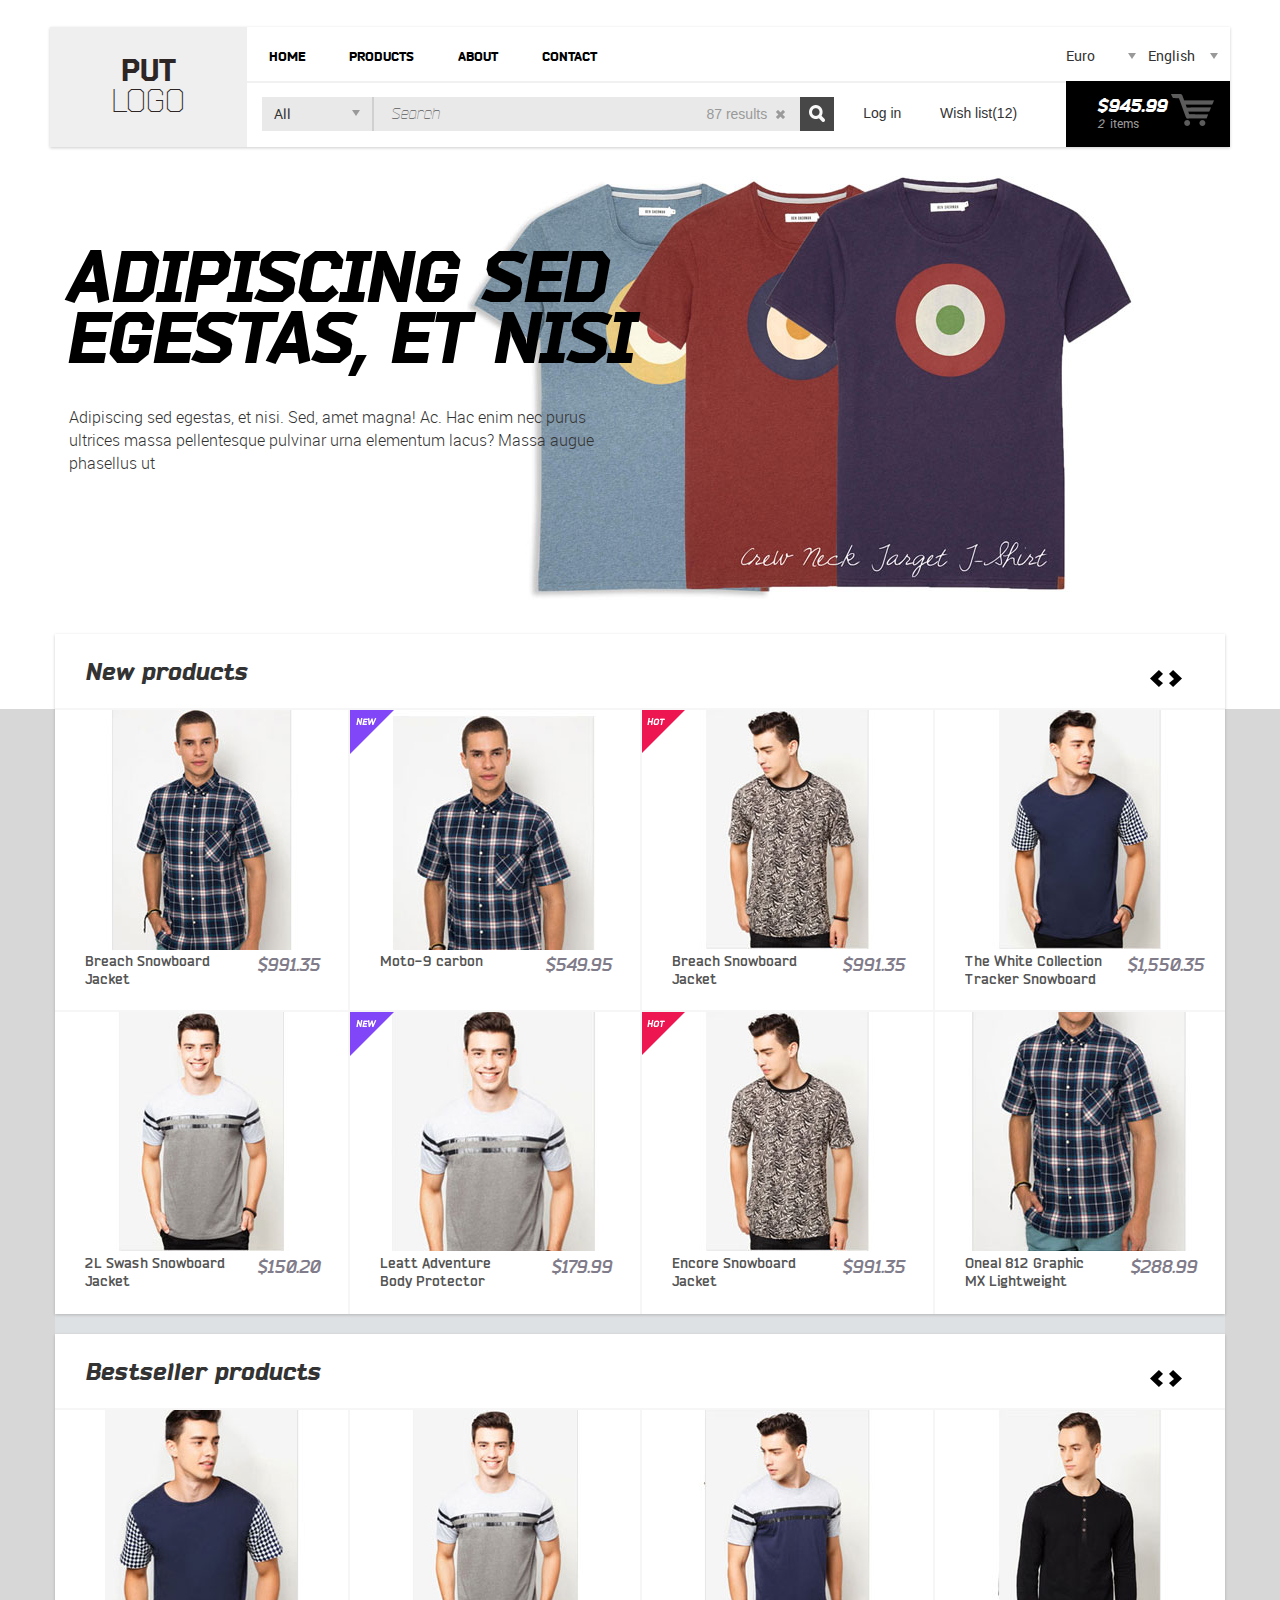
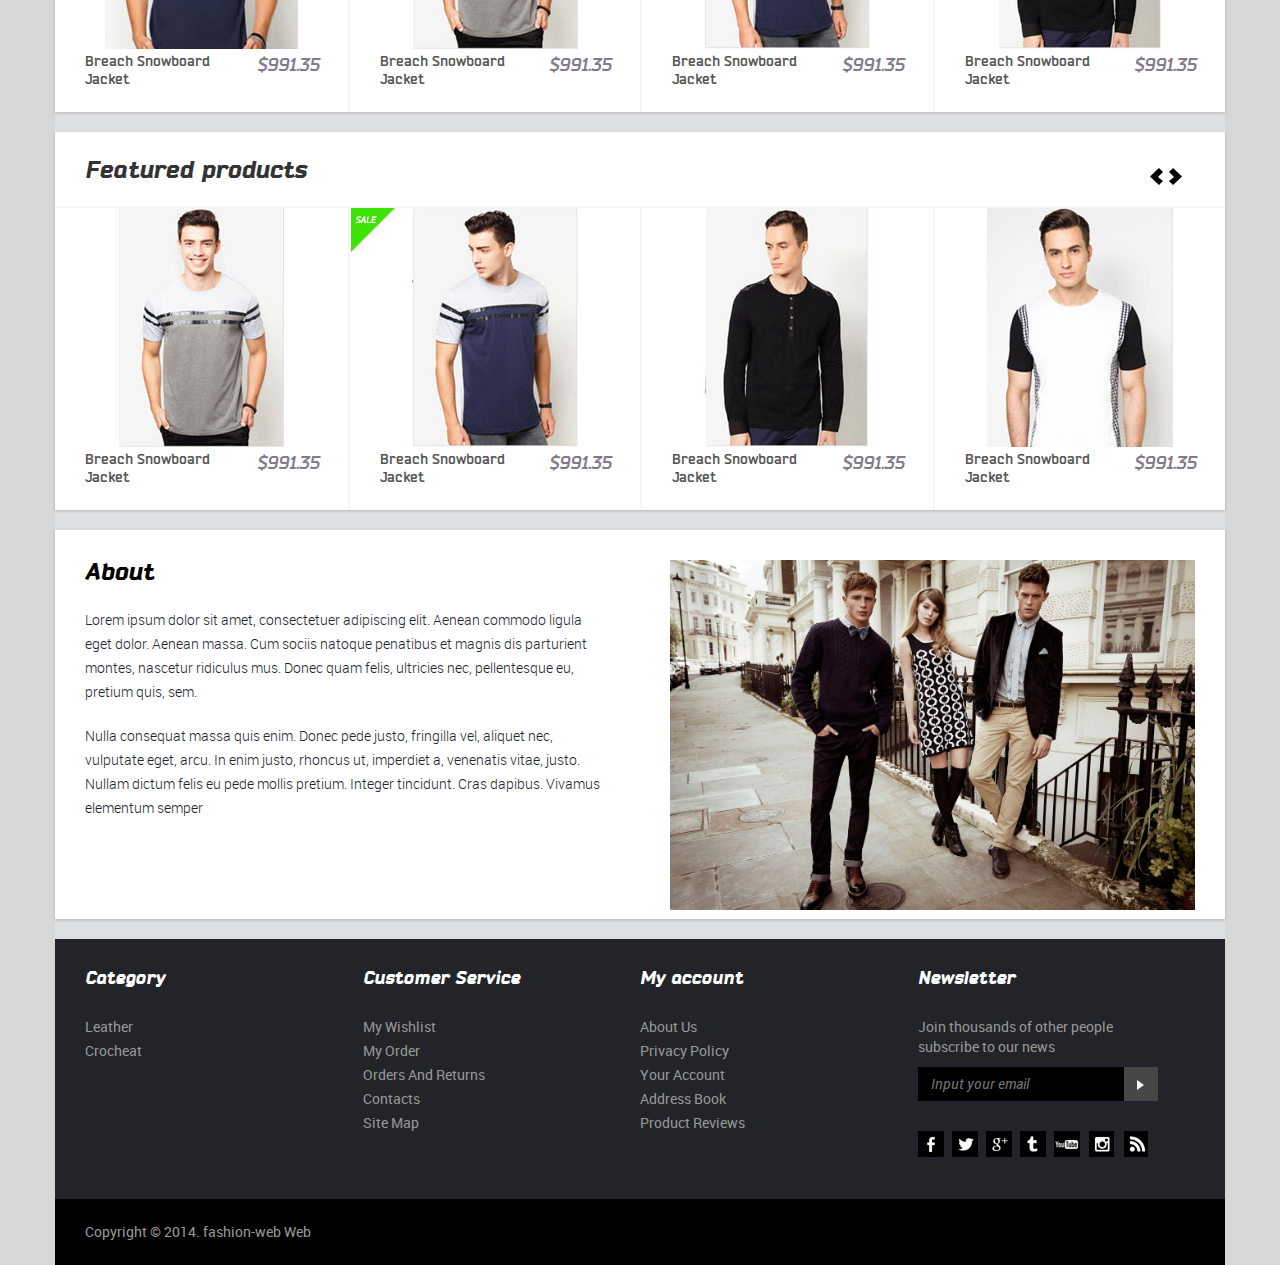
<file: mock/index.html>
<!DOCTYPE html>
<html>
    <head>
        <meta charset="UTF-8">
        <title>fashion-web Web | Home</title>
        <meta http-equiv="X-UA-Compatible" content="IE=edge">
        <meta name="viewport" content="width=device-width, initial-scale=1">
        <link rel="stylesheet" href="css/bootstrap.css"/>
        <link rel="stylesheet" href="css/bootstrap-select.css"/>
        <link rel="stylesheet" href="css/mega-menu.css"/>
        <link rel="stylesheet" href="css/flexnav.css" />
        <link rel="stylesheet" href="css/style.css"/>
        <!--[if lt IE 9]><link rel="stylesheet" href="css/ie.css"/><![endif]-->
    </head>
    <body>
        <div class="main-layout row">

            <!-- HEADER start -->
            <header id="header">
                <div class="header-layout">
                    <div class="container header">
                        <nav class="navbar row" role="navigation">
                            <div class="col-md-2 col-sm-4 col-xs-6 header-logo">
                                <div class="navbar-header">
                                    <a href="index.html" class="logo text-center">
                                        <strong>PUT</strong>
                                        <ins>LOGO</ins>
                                    </a>
                                </div>
                            </div>
                            <div class="menu-trigger visible-xs col-sm-6 col-xs-6">
                                <div class="menu-trigger__inner">
                                    <a href="#menu" class="hidden-lg custom-menu-trigger-selector">
                                        <img src="img/menu-trigger.png" alt=""/> Navigation
                                    </a>
                                </div>
                            </div>
                            <div class="header-menu hidden-sm col-md-10 col-xs-6">
                                <div class="hidden-xs" id="header-nav">
                                    <ul class="main-menu">

                                        <li><a href="index.html">Home</a></li>
                                        <li>
                                            <a href="categories.html">Products</a>
                                            <div>
                                                <div class="main-menu-column">
                                                    <ul>
                                                        <li><a href="categories.html"><b><span class="img-prod"><img src="img/some_image.png"></span><span class="prod">Cateogry 1</span></b></a></li>
                                                        <li><a href="categories.html"><b><span class="img-prod"><img src="img/some_image.png"></span><span class="prod">Cateogry 2</span></b></a></li>
                                                        <li><a href="categories.html"><b><span class="img-prod"><img src="img/some_image.png"></span><span class="prod">Cateogry 3</span></b></a></li>
                                                        <li><a href="categories.html"><b><span class="img-prod"><img src="img/some_image.png"></span><span class="prod">Cateogry 4</span></b></a></li>
                                                    </ul>
                                                    <a href="#" class="link-more">view all &rarr;</a>
                                                </div>

                                            </div>
                                        </li>


                                        <li><a href="about.html">About</a></li>
                                        <li><a href="contact.html">Contact</a></li>
                                    </ul>
                                    <div class="change-local-wrapper">
                                        <div class="change-currency">
                                            <select class="select-currency selectpicker">
                                                <option value="euro">Euro</option>
                                                <option value="pound">Pound</option>
                                                <option value="dollar">US Dollar</option>
                                            </select>
                                        </div>
                                        <div class="change-language">
                                            <select class="select-language selectpicker">
                                                <option value="en">English</option>
                                                <option value="ge">German</option>
                                                <option value="sp">Spain</option>
                                                <option value="ru">Russian</option>
                                            </select>
                                        </div>
                                    </div>
                                    <div class="clear"></div>
                                </div>
                                <div class="search-panel__wrapper">
                                    <div class="search-panel col-md-10 col-sm-8 hidden-xs">
                                        <div class="search-panel__inner">
                                            <div class="gender-select">
                                                <select class="selectpicker">
                                                    <option>All</option>
                                                    <option>Men</option>
                                                    <option>Women</option>
                                                    <option>Accessories</option>
                                                    <option>Sale</option>
                                                    <option>Brands</option>
                                                    <option>Articles</option>
                                                    <option>Elements</option>
                                                </select>
                                            </div>
                                            <div class="search-field col-md-7">
                                                <input type="text" placeholder="Search"/>
                                                <div class="search-results">
                                                    <div class="search-results__wrapper">
                                                        <span>87</span> results <span class="clear-results"></span>
                                                    </div>
                                                </div>
                                                <div class="search-button__wrapper">
                                                    <button class="search-button" type="submit">
                                                        <i class="search-button-icon"></i>
                                                    </button>
                                                </div>
                                            </div>
                                            <div class="more-links">
                                                <a class="login-panel" href="login.html">Log in</a>
                                                <a class="wish-list" href="#">Wish list(<span>12</span>)</a>
                                            </div>
                                        </div>
                                    </div>
                                    <div class="widget-cart col-md-2 col-xs-12">
                                        <a href="#" class="dropdown-toggle items-cart" data-toggle="dropdown">
                                            <div class="items-cart__inner">
                                                <span class="cart-amount">$945.99</span>
                                                <span class="items-counter"><i class="num-counter">2</i>&nbsp; items</span>
                                                <div class="cart-icon"></div>
                                            </div>
                                        </a>
                                        <ul class="dropdown-menu cart-dropdown">  
                                            <li class="title"><h5>Your Shopping Cart</h5></li>
                                            <li class="product-list">
                                                <div class="col-md-8 col-sm-8 col-xs-8">
                                                    <a href="cart.html">Boom Snowboard Jacket</a>
                                                </div>
                                                <div class="col-md-2 col-sm-2 col-xs-2">
                                                    <span>$21.00</span>
                                                </div>
                                                <div class="col-md-2 col-sm-2 col-xs-2">
                                                    <a href="#" class=""><span class="glyphicon glyphicon-remove"></span></a>
                                                </div>
                                            </li>
                                            <li class="product-list">
                                                <div class="col-md-8 col-sm-8 col-xs-8">
                                                    <a href="cart.html">Helium Insulator Sno ...</a>
                                                </div>
                                                <div class="col-md-2 col-sm-2 col-xs-2">
                                                    <span>$21.00</span>
                                                </div>
                                                <div class="col-md-2 col-sm-2 col-xs-2">
                                                    <a href="#" class=""><span class="glyphicon glyphicon-remove"></span></a>
                                                </div>
                                            </li>
                                            <li class="product-list">
                                                <div class="col-md-8 col-sm-8 col-xs-8">
                                                    <a href="cart.html">2L GORE-TEX® Murdoc ...</a>
                                                </div>
                                                <div class="col-md-2 col-sm-2 col-xs-2">
                                                    <span>$21.00</span>
                                                </div>
                                                <div class="col-md-2 col-sm-2 col-xs-2">
                                                    <a href="#" class=""><span class="glyphicon text-right glyphicon-remove"></span></a>
                                                </div>
                                            </li>
                                            <li class="cart-button">
                                                <a href="cart.html" class="btn btn-primary">View cart</a>
                                            </li>
                                        </ul>
                                    </div>
                                </div>
                            </div>

                            <!-- Header for tablet -->
                            <div class="col-sm-8 header-tablet visible-sm hidden-xs hidden-md hidden-lg">
                                <div class="row">
                                    <div class="catalog-tablet-menu col-sm-3">
                                        <ul data-breakpoint="768" class="flexnav one-page with-js opacity lg-screen">
                                            <li class="item-with-ul catalog-dropdown"><a class="catalog-btn" href="#">Navigation</a>
                                                <ul style="display: block;" class="">
                                                    <li><a href="index.html">Home</a></li>
                                                    <li class="item-with-ul"><a href="categories.html">Products</a>
                                                        <ul style="display: none;" class="">
                                                            <li><a href="category.html">Category 1</a></li>
                                                            <li><a href="category.html">Category 2</a></li>
                                                            <li><a href="category.html">Category 3</a></li>
                                                        </ul>
                                                    <li><a href="about.html">About</a></li>
                                                    <li><a href="contact.html">Contact</a></li>

                                                </ul>
                                            </li>
                                        </ul>
                                    </div>
                                    <div class="widget-cart col-sm-3 col-xs-3">
                                        <a href="#" class="dropdown-toggle items-cart" data-toggle="dropdown">
                                            <div class="items-cart__inner">
                                                <span class="cart-amount">$945.99</span>
                                                <span class="items-counter"><i class="num-counter">2</i>&nbsp; items</span>
                                                <div class="cart-icon"></div>
                                            </div>
                                        </a>
                                        <ul class="dropdown-menu cart-dropdown">  
                                            <li class="title"><h5>Your Shopping Cart</h5></li>
                                            <li class="product-list">
                                                <div class="col-md-8 col-sm-8 col-xs-8">
                                                    <a href="product.html">Boom Snowboard Jacket</a>
                                                </div>
                                                <div class="col-md-2 col-sm-2 col-xs-2">
                                                    <span>$21.00</span>
                                                </div>
                                                <div class="col-md-2 col-sm-2 col-xs-2">
                                                    <a href="#" class=""><span class="glyphicon glyphicon-remove"></span></a>
                                                </div>
                                            </li>
                                            <li class="product-list">
                                                <div class="col-md-8 col-sm-8 col-xs-8">
                                                    <a href="product.html">Helium Insulator Sno ...</a>
                                                </div>
                                                <div class="col-md-2 col-sm-2 col-xs-2">
                                                    <span>$21.00</span>
                                                </div>
                                                <div class="col-md-2 col-sm-2 col-xs-2">
                                                    <a href="#" class=""><span class="glyphicon glyphicon-remove"></span></a>
                                                </div>
                                            </li>
                                            <li class="product-list">
                                                <div class="col-md-8 col-sm-8 col-xs-8">
                                                    <a href="product.html">2L GORE-TEX® Murdoc ...</a>
                                                </div>
                                                <div class="col-md-2 col-sm-2 col-xs-2">
                                                    <span>$21.00</span>
                                                </div>
                                                <div class="col-md-2 col-sm-2 col-xs-2">
                                                    <a href="#" class=""><span class="glyphicon text-right glyphicon-remove"></span></a>
                                                </div>
                                            </li>
                                            <li class="cart-button">
                                                <a href="#" class="btn btn-primary">View cart</a>
                                            </li>
                                        </ul>
                                    </div>
                                    <div class="change-local-wrapper col-sm-3">
                                        <div class="change-currency">
                                            <select class="select-currency selectpicker">
                                                <option value="euro">Euro</option>
                                                <option value="pound">Pound</option>
                                                <option value="dollar">US Dollar</option>
                                            </select>
                                        </div>
                                        <div class="change-language">
                                            <select class="select-language selectpicker">
                                                <option value="en">English</option>
                                                <option value="ge">German</option>
                                                <option value="sp">Spain</option>
                                                <option value="ru">Russian</option>
                                            </select>
                                        </div>
                                    </div>
                                    <div class="col-sm-3 more-links">
                                        <a class="login-panel" href="login.html">Log in</a>
                                        <a class="wish-list" href="01_superduper_home_6.html">Wish list(<span>12</span>)</a>
                                    </div>

                                </div>
                                <div class="row">
                                    <div class="search-panel hidden-xs">

                                        <div class="search-panel__inner">

                                            <div class="search-field  col-sm-12">
                                                <input type="text" placeholder="I want ____"/>
                                                <div class="search-results">
                                                    <div class="search-results__wrapper">
                                                        <span>87</span> results <span class="clear-results"></span>
                                                    </div>
                                                </div>
                                                <div class="search-button__wrapper">
                                                    <button class="search-button" type="submit">
                                                        <i class="search-button-icon"></i>
                                                    </button>
                                                </div>
                                            </div>
                                        </div>

                                    </div>
                                </div>
                            </div>
                            <!-- Header for tablet -->
                        </nav>
                        <article class="col-md-6 col-sm-8 col-xs-12">
                            <h1>
                                <strong>Adipiscing sed egestas, et nisi</strong><br/>

                            </h1>
                            <p>
                                Adipiscing sed egestas, et nisi. Sed, amet magna! Ac. Hac enim nec purus ultrices massa pellentesque pulvinar urna elementum lacus? Massa augue phasellus ut
                            </p>
                        </article>
                    </div>
                </div>
            </header>        
            <!-- HEADER end -->

            <!-- CONTENT start -->
            <div class="container content">

                <!-- NEW PRODUCTS catalog [start] -->
                <!-- new-products-lg [start] -->
                <div class="product-catalog row visible-lg hidden-sm hidden-xs hidden-md new-products carousel slide " id="new-products-catalog-lg">
                    <div class="product-catalog__header">
                        <h2>New products

                            <ul class="slider-navigation">
                                <li class="arrow prev" data-slide="prev" href="#new-products-catalog-lg"></li>
                                <li class="right arrow next" data-slide="next" href="#new-products-catalog-lg"></li>
                            </ul>
                        </h2>
                    </div>
                    <!--slides start-->
                    <div class="carousel-inner">
                        <div class="active item">
                            <div class="row-one">
                                <div class="catalog-item col-lg-3 col-md-3 col-sm-6 col-xs-12">
                                    <a href="product.html">
                                        <div class="item-image">
                                            <img src="img/catalog-item.jpg" alt=""/>
                                        </div>
                                        <div class="item-description">
                                            <div class="item-title text-left">
                                                Breach Snowboard Jacket
                                            </div>
                                            <div class="item-price text-right">
                                                $991.35
                                            </div>
                                        </div>
                                    </a>
                                </div>
                                <div class="catalog-item col-lg-3 col-md-3 col-sm-6 col-xs-12">
                                    <a href="product.html">
                                        <div class="item-image">
                                            <i class="item-label new"></i>
                                            <img src="img/products/img-2.jpg" alt=""/>
                                        </div>
                                        <div class="item-description">
                                            <div class="item-title text-left">
                                                Moto-9 carbon
                                            </div>
                                            <div class="item-price text-right">
                                                $549.95
                                            </div>
                                        </div>
                                    </a>
                                </div>
                                <div class="catalog-item col-lg-3 col-md-3 col-sm-6 col-xs-12">
                                    <a href="product.html">
                                        <div class="item-image">
                                            <i class="item-label hot"></i>
                                            <img src="img/products/img-3.jpg" alt=""/>
                                        </div>
                                        <div class="item-description">
                                            <div class="item-title text-left">
                                                Breach Snowboard Jacket dqfvhqdfbvq'dfbv'
                                            </div>
                                            <div class="item-price text-right">
                                                $991.35
                                            </div>
                                        </div>
                                    </a>
                                </div>
                                <div class="catalog-item col-lg-3 col-md-3 col-sm-6 col-xs-12">
                                    <a href="product.html">
                                        <div class="item-image">
                                            <img src="img/products/img-4.jpg" alt=""/>
                                        </div>
                                        <div class="item-description">
                                            <div class="item-title text-left">
                                                The White Collection Tracker Snowboard Jacket
                                            </div>
                                            <div class="item-price text-right">
                                                $1,550.35
                                            </div>
                                        </div>
                                    </a>
                                </div>
                            </div>
                            <div class="row-two">
                                <div class="catalog-item col-lg-3 col-md-3 col-sm-6 col-xs-12">
                                    <a href="product.html">
                                        <div class="item-image">
                                            <img src="img/products/img-5.jpg" alt=""/>
                                        </div>
                                        <div class="item-description">
                                            <div class="item-title text-left">
                                                2L Swash Snowboard Jacket
                                            </div>
                                            <div class="item-price text-right">
                                                $150.20
                                            </div>
                                        </div>
                                    </a>
                                </div>
                                <div class="catalog-item col-lg-3 col-md-3 col-sm-6 col-xs-12">
                                    <a href="product.html">
                                        <div class="item-image">
                                            <i class="item-label new"></i>
                                            <img src="img/products/img-6.jpg" alt=""/>
                                        </div>
                                        <div class="item-description">
                                            <div class="item-title text-left">
                                                Leatt Adventure Body Protector Pressure 
                                            </div>
                                            <div class="item-price text-right">
                                                $179.99
                                            </div>
                                        </div>
                                    </a>
                                </div>
                                <div class="catalog-item col-lg-3 col-md-3 col-sm-6 col-xs-12">
                                    <a href="product.html">
                                        <div class="item-image">
                                            <i class="item-label hot"></i>
                                            <img src="img/products/img-7.jpg" alt=""/>
                                        </div>
                                        <div class="item-description">
                                            <div class="item-title text-left">
                                                Encore Snowboard Jacket
                                            </div>
                                            <div class="item-price text-right">
                                                $991.35
                                            </div>
                                        </div>
                                    </a>
                                </div>
                                <div class="catalog-item col-lg-3 col-md-3 col-sm-6 col-xs-12">
                                    <a href="product.html">
                                        <div class="item-image">
                                            <img src="img/products/img-11.jpg" alt=""/>
                                        </div>
                                        <div class="item-description">
                                            <div class="item-title text-left">
                                                Oneal 812 Graphic MX Lightweight Fiberglass
                                            </div>
                                            <div class="item-price text-right">
                                                $288.99
                                            </div>
                                        </div>
                                    </a>
                                </div>
                            </div>
                        </div>
                        <div class="item">
                            <div class="row-one">
                                <div class="catalog-item col-lg-3 col-md-3 col-sm-6 col-xs-12">
                                    <a href="product.html">
                                        <div class="item-image">
                                            <img src="img/products/img-8.jpg" alt=""/>
                                        </div>
                                        <div class="item-description">
                                            <div class="item-title text-left">
                                                Breach Snowboard Jacket
                                            </div>
                                            <div class="item-price text-right">
                                                $991.35
                                            </div>
                                        </div>
                                    </a>
                                </div>
                                <div class="catalog-item col-lg-3 col-md-3 col-sm-6 col-xs-12">
                                    <a href="product.html">
                                        <div class="item-image">
                                            <img src="img/products/img-10.jpg" alt=""/>
                                        </div>
                                        <div class="item-description">
                                            <div class="item-title text-left">
                                                Breach Snowboard Jacket
                                            </div>
                                            <div class="item-price text-right">
                                                $991.35
                                            </div>
                                        </div>
                                    </a>
                                </div>
                                <div class="catalog-item col-lg-3 col-md-3 col-sm-6 col-xs-12">
                                    <a href="product.html">
                                        <div class="item-image">
                                            <img src="img/products/img-11.jpg" alt=""/>
                                        </div>
                                        <div class="item-description">
                                            <div class="item-title text-left">
                                                Breach Snowboard Jacket
                                            </div>
                                            <div class="item-price text-right">
                                                $991.35
                                            </div>
                                        </div>
                                    </a>
                                </div>
                                <div class="catalog-item col-lg-3 col-md-3 col-sm-6 col-xs-12">
                                    <a href="product.html">
                                        <div class="item-image">
                                            <img src="img/products/img-12.jpg" alt=""/>
                                        </div>
                                        <div class="item-description">
                                            <div class="item-title text-left">
                                                Breach Snowboard Jacket
                                            </div>
                                            <div class="item-price text-right">
                                                $991.35
                                            </div>
                                        </div>
                                    </a>
                                </div>
                            </div>
                            <div class="row-two">
                                <div class="catalog-item col-lg-3 col-md-3 col-sm-6 col-xs-12">
                                    <a href="product.html">
                                        <div class="item-image">
                                            <img src="img/products/img-11.jpg" alt=""/>
                                        </div>
                                        <div class="item-description">
                                            <div class="item-title text-left">
                                                Breach Snowboard Jacket
                                            </div>
                                            <div class="item-price text-right">
                                                $991.35
                                            </div>
                                        </div>
                                    </a>
                                </div>
                                <div class="catalog-item col-lg-3 col-md-3 col-sm-6 col-xs-12">
                                    <a href="product.html">
                                        <div class="item-image">
                                            <img src="img/products/img-12.jpg" alt=""/>
                                        </div>
                                        <div class="item-description">
                                            <div class="item-title text-left">
                                                Breach Snowboard Jacket
                                            </div>
                                            <div class="item-price text-right">
                                                $991.35
                                            </div>
                                        </div>
                                    </a>
                                </div>
                                <div class="catalog-item col-lg-3 col-md-3 col-sm-6 col-xs-12">
                                    <a href="product.html">
                                        <div class="item-image">
                                            <img src="img/catalog-item.jpg" alt=""/>
                                        </div>
                                        <div class="item-description">
                                            <div class="item-title text-left">
                                                Breach Snowboard Jacket
                                            </div>
                                            <div class="item-price text-right">
                                                $991.35
                                            </div>
                                        </div>
                                    </a>
                                </div>
                                <div class="catalog-item col-lg-3 col-md-3 col-sm-6 col-xs-12">
                                    <a href="product.html">
                                        <div class="item-image">
                                            <img src="img/catalog-item.jpg" alt=""/>
                                        </div>
                                        <div class="item-description">
                                            <div class="item-title text-left">
                                                Breach Snowboard Jacket
                                            </div>
                                            <div class="item-price text-right">
                                                $991.35
                                            </div>
                                        </div>
                                    </a>
                                </div>
                            </div>
                        </div>
                        <div class="item">
                            <div class="row-one">
                                <div class="catalog-item col-lg-3 col-md-3 col-sm-6 col-xs-12">
                                    <a href="product.html">
                                        <div class="item-image">
                                            <img src="img/catalog-item.jpg" alt=""/>
                                        </div>
                                        <div class="item-description">
                                            <div class="item-title text-left">
                                                Breach Snowboard Jacket
                                            </div>
                                            <div class="item-price text-right">
                                                $991.35
                                            </div>
                                        </div>
                                    </a>
                                </div>
                                <div class="catalog-item col-lg-3 col-md-3 col-sm-6 col-xs-12">
                                    <a href="product.html">
                                        <div class="item-image">
                                            <img src="img/catalog-item.jpg" alt=""/>
                                        </div>
                                        <div class="item-description">
                                            <div class="item-title text-left">
                                                Breach Snowboard Jacket
                                            </div>
                                            <div class="item-price text-right">
                                                $991.35
                                            </div>
                                        </div>
                                    </a>
                                </div>
                                <div class="catalog-item col-lg-3 col-md-3 col-sm-6 col-xs-12">
                                    <a href="product.html">
                                        <div class="item-image">
                                            <img src="img/catalog-item.jpg" alt=""/>
                                        </div>
                                        <div class="item-description">
                                            <div class="item-title text-left">
                                                Breach Snowboard Jacket
                                            </div>
                                            <div class="item-price text-right">
                                                $991.35
                                            </div>
                                        </div>
                                    </a>
                                </div>
                                <div class="catalog-item col-lg-3 col-md-3 col-sm-6 col-xs-12">
                                    <a href="product.html">
                                        <div class="item-image">
                                            <img src="img/catalog-item.jpg" alt=""/>
                                        </div>
                                        <div class="item-description">
                                            <div class="item-title text-left">
                                                Breach Snowboard Jacket
                                            </div>
                                            <div class="item-price text-right">
                                                $991.35
                                            </div>
                                        </div>
                                    </a>
                                </div>
                            </div>
                            <div class="row-two">
                                <div class="catalog-item col-lg-3 col-md-3 col-sm-6 col-xs-12">
                                    <a href="product.html">
                                        <div class="item-image">
                                            <img src="img/catalog-item.jpg" alt=""/>
                                        </div>
                                        <div class="item-description">
                                            <div class="item-title text-left">
                                                Breach Snowboard Jacket
                                            </div>
                                            <div class="item-price text-right">
                                                $991.35
                                            </div>
                                        </div>
                                    </a>
                                </div>
                                <div class="catalog-item col-lg-3 col-md-3 col-sm-6 col-xs-12">
                                    <a href="product.html">
                                        <div class="item-image">
                                            <img src="img/catalog-item.jpg" alt=""/>
                                        </div>
                                        <div class="item-description">
                                            <div class="item-title text-left">
                                                Breach Snowboard Jacket
                                            </div>
                                            <div class="item-price text-right">
                                                $991.35
                                            </div>
                                        </div>
                                    </a>
                                </div>
                                <div class="catalog-item col-lg-3 col-md-3 col-sm-6 col-xs-12">
                                    <a href="product.html">
                                        <div class="item-image">
                                            <img src="img/catalog-item.jpg" alt=""/>
                                        </div>
                                        <div class="item-description">
                                            <div class="item-title text-left">
                                                Breach Snowboard Jacket
                                            </div>
                                            <div class="item-price text-right">
                                                $991.35
                                            </div>
                                        </div>
                                    </a>
                                </div>
                                <div class="catalog-item col-lg-3 col-md-3 col-sm-6 col-xs-12">
                                    <a href="product.html">
                                        <div class="item-image">
                                            <img src="img/catalog-item.jpg" alt=""/>
                                        </div>
                                        <div class="item-description">
                                            <div class="item-title text-left">
                                                Breach Snowboard Jacket
                                            </div>
                                            <div class="item-price text-right">
                                                $991.35
                                            </div>
                                        </div>
                                    </a>
                                </div>
                            </div>
                        </div>
                        <div class="item">
                            <div class="row-one">
                                <div class="catalog-item col-lg-3 col-md-3 col-sm-6 col-xs-12">
                                    <a href="product.html">
                                        <div class="item-image">
                                            <img src="img/catalog-item.jpg" alt=""/>
                                        </div>
                                        <div class="item-description">
                                            <div class="item-title text-left">
                                                Breach Snowboard Jacket
                                            </div>
                                            <div class="item-price text-right">
                                                $991.35
                                            </div>
                                        </div>
                                    </a>
                                </div>
                                <div class="catalog-item col-lg-3 col-md-3 col-sm-6 col-xs-12">
                                    <a href="product.html">
                                        <div class="item-image">
                                            <img src="img/catalog-item.jpg" alt=""/>
                                        </div>
                                        <div class="item-description">
                                            <div class="item-title text-left">
                                                Breach Snowboard Jacket
                                            </div>
                                            <div class="item-price text-right">
                                                $991.35
                                            </div>
                                        </div>
                                    </a>
                                </div>
                                <div class="catalog-item col-lg-3 col-md-3 col-sm-6 col-xs-12">
                                    <a href="product.html">
                                        <div class="item-image">
                                            <img src="img/catalog-item.jpg" alt=""/>
                                        </div>
                                        <div class="item-description">
                                            <div class="item-title text-left">
                                                Breach Snowboard Jacket
                                            </div>
                                            <div class="item-price text-right">
                                                $991.35
                                            </div>
                                        </div>
                                    </a>
                                </div>
                                <div class="catalog-item col-lg-3 col-md-3 col-sm-6 col-xs-12">
                                    <a href="product.html">
                                        <div class="item-image">
                                            <img src="img/catalog-item.jpg" alt=""/>
                                        </div>
                                        <div class="item-description">
                                            <div class="item-title text-left">
                                                Breach Snowboard Jacket
                                            </div>
                                            <div class="item-price text-right">
                                                $991.35
                                            </div>
                                        </div>
                                    </a>
                                </div>
                            </div>
                            <div class="row-two">
                                <div class="catalog-item col-lg-3 col-md-3 col-sm-6 col-xs-12">
                                    <a href="product.html">
                                        <div class="item-image">
                                            <img src="img/catalog-item.jpg" alt=""/>
                                        </div>
                                        <div class="item-description">
                                            <div class="item-title text-left">
                                                Breach Snowboard Jacket
                                            </div>
                                            <div class="item-price text-right">
                                                $991.35
                                            </div>
                                        </div>
                                    </a>
                                </div>
                                <div class="catalog-item col-lg-3 col-md-3 col-sm-6 col-xs-12">
                                    <a href="product.html">
                                        <div class="item-image">
                                            <img src="img/catalog-item.jpg" alt=""/>
                                        </div>
                                        <div class="item-description">
                                            <div class="item-title text-left">
                                                Breach Snowboard Jacket
                                            </div>
                                            <div class="item-price text-right">
                                                $991.35
                                            </div>
                                        </div>
                                    </a>
                                </div>
                                <div class="catalog-item col-lg-3 col-md-3 col-sm-6 col-xs-12">
                                    <a href="product.html">
                                        <div class="item-image">
                                            <img src="img/catalog-item.jpg" alt=""/>
                                        </div>
                                        <div class="item-description">
                                            <div class="item-title text-left">
                                                Breach Snowboard Jacket
                                            </div>
                                            <div class="item-price text-right">
                                                $991.35
                                            </div>
                                        </div>
                                    </a>
                                </div>
                                <div class="catalog-item col-lg-3 col-md-3 col-sm-6 col-xs-12">
                                    <a href="product.html">
                                        <div class="item-image">
                                            <img src="img/catalog-item.jpg" alt=""/>
                                        </div>
                                        <div class="item-description">
                                            <div class="item-title text-left">
                                                Breach Snowboard Jacket
                                            </div>
                                            <div class="item-price text-right">
                                                $991.35
                                            </div>
                                        </div>
                                    </a>
                                </div>
                            </div>
                        </div>
                    </div>
                    <!--slides end-->
                </div>
                <!-- new-products-lg [end] -->

                <!-- new-products-md [start] -->
                <div class="product-catalog row visible-md new-products carousel slide" id="new-products-catalog-md">
                    <div class="product-catalog__header">
                        <h2>New products
                            <ul class="slider-navigation">
                                <li class="arrow prev" data-slide="prev" href="#new-products-catalog-md"></li>
                                <li class="right arrow next" data-slide="next" href="#new-products-catalog-md"></li>
                            </ul>
                        </h2>
                    </div>
                    <!--slides start-->
                    <div class="carousel-inner">
                        <div class="active item">
                            <div class="row-one">
                                <div class="catalog-item col-lg-4 col-md-4 col-sm-6 col-xs-12">
                                    <a href="product.html">
                                        <div class="item-image">
                                            <img src="img/catalog-item.jpg" alt=""/>
                                        </div>
                                        <div class="item-description">
                                            <div class="item-title text-left">
                                                Breach Snowboard Jacket
                                            </div>
                                            <div class="item-price text-right">
                                                $991.35
                                            </div>
                                        </div>
                                    </a>
                                </div>
                                <div class="catalog-item col-lg-4 col-md-4 col-sm-6 col-xs-12">
                                    <a href="product.html">
                                        <div class="item-image">
                                            <img src="img/products/img-2.jpg" alt=""/>
                                        </div>
                                        <div class="item-description">
                                            <div class="item-title text-left">
                                                Breach Snowboard Jacket
                                            </div>
                                            <div class="item-price text-right">
                                                $991.35
                                            </div>
                                        </div>
                                    </a>
                                </div>
                                <div class="catalog-item col-lg-4 col-md-4 col-sm-6 col-xs-12">
                                    <a href="product.html">
                                        <div class="item-image">
                                            <img src="img/products/img-3.jpg" alt=""/>
                                        </div>
                                        <div class="item-description">
                                            <div class="item-title text-left">
                                                Breach Snowboard Jacket
                                            </div>
                                            <div class="item-price text-right">
                                                $991.35
                                            </div>
                                        </div>
                                    </a>
                                </div>
                            </div>
                            <div class="row-two">
                                <div class="catalog-item col-lg-4 col-md-4 col-sm-6 col-xs-12">
                                    <a href="product.html">
                                        <div class="item-image">
                                            <img src="img/products/img-4.jpg" alt=""/>
                                        </div>
                                        <div class="item-description">
                                            <div class="item-title text-left">
                                                Breach Snowboard Jacket
                                            </div>
                                            <div class="item-price text-right">
                                                $991.35
                                            </div>
                                        </div>
                                    </a>
                                </div>
                                <div class="catalog-item col-lg-4 col-md-4 col-sm-6 col-xs-12">
                                    <a href="product.html">
                                        <div class="item-image">
                                            <img src="img/products/img-5.jpg" alt=""/>
                                        </div>
                                        <div class="item-description">
                                            <div class="item-title text-left">
                                                Breach Snowboard Jacket
                                            </div>
                                            <div class="item-price text-right">
                                                $991.35
                                            </div>
                                        </div>
                                    </a>
                                </div>
                                <div class="catalog-item col-lg-4 col-md-4 col-sm-6 col-xs-12">
                                    <a href="product.html">
                                        <div class="item-image">
                                            <img src="img/products/img-6.jpg" alt=""/>
                                        </div>
                                        <div class="item-description">
                                            <div class="item-title text-left">
                                                Breach Snowboard Jacket
                                            </div>
                                            <div class="item-price text-right">
                                                $991.35
                                            </div>
                                        </div>
                                    </a>
                                </div>
                            </div>
                        </div>
                        <div class="item">
                            <div class="row-one">
                                <div class="catalog-item col-lg-4 col-md-4 col-sm-6 col-xs-12">
                                    <a href="product.html">
                                        <div class="item-image">
                                            <img src="img/products/img-7.jpg" alt=""/>
                                        </div>
                                        <div class="item-description">
                                            <div class="item-title text-left">
                                                Breach Snowboard Jacket
                                            </div>
                                            <div class="item-price text-right">
                                                $991.35
                                            </div>
                                        </div>
                                    </a>
                                </div>
                                <div class="catalog-item col-lg-4 col-md-4 col-sm-6 col-xs-12">
                                    <a href="product.html">
                                        <div class="item-image">
                                            <img src="img/products/img-11.jpg" alt=""/>
                                        </div>
                                        <div class="item-description">
                                            <div class="item-title text-left">
                                                Breach Snowboard Jacket
                                            </div>
                                            <div class="item-price text-right">
                                                $991.35
                                            </div>
                                        </div>
                                    </a>
                                </div>
                                <div class="catalog-item col-lg-4 col-md-4 col-sm-6 col-xs-12">
                                    <a href="product.html">
                                        <div class="item-image">
                                            <img src="img/products/img-10.jpg" alt=""/>
                                        </div>
                                        <div class="item-description">
                                            <div class="item-title text-left">
                                                Breach Snowboard Jacket
                                            </div>
                                            <div class="item-price text-right">
                                                $991.35
                                            </div>
                                        </div>
                                    </a>
                                </div>
                            </div>
                            <div class="row-two">
                                <div class="catalog-item col-lg-4 col-md-4 col-sm-6 col-xs-12">
                                    <a href="product.html">
                                        <div class="item-image">
                                            <img src="img/products/img-2.jpg" alt=""/>
                                        </div>
                                        <div class="item-description">
                                            <div class="item-title text-left">
                                                Breach Snowboard Jacket
                                            </div>
                                            <div class="item-price text-right">
                                                $991.35
                                            </div>
                                        </div>
                                    </a>
                                </div>
                                <div class="catalog-item col-lg-4 col-md-4 col-sm-6 col-xs-12">
                                    <a href="product.html">
                                        <div class="item-image">
                                            <img src="img/products/img-5.jpg" alt=""/>
                                        </div>
                                        <div class="item-description">
                                            <div class="item-title text-left">
                                                Breach Snowboard Jacket
                                            </div>
                                            <div class="item-price text-right">
                                                $991.35
                                            </div>
                                        </div>
                                    </a>
                                </div>
                                <div class="catalog-item col-lg-4 col-md-4 col-sm-6 col-xs-12">
                                    <a href="product.html">
                                        <div class="item-image">
                                            <img src="img/products/img-6.jpg" alt=""/>
                                        </div>
                                        <div class="item-description">
                                            <div class="item-title text-left">
                                                Breach Snowboard Jacket
                                            </div>
                                            <div class="item-price text-right">
                                                $991.35
                                            </div>
                                        </div>
                                    </a>
                                </div>
                            </div>
                        </div>
                        <div class="item">
                            <div class="row-one">
                                <div class="catalog-item col-lg-4 col-md-4 col-sm-6 col-xs-12">
                                    <a href="product.html">
                                        <div class="item-image">
                                            <img src="img/products/img-5.jpg" alt=""/>
                                        </div>
                                        <div class="item-description">
                                            <div class="item-title text-left">
                                                Breach Snowboard Jacket
                                            </div>
                                            <div class="item-price text-right">
                                                $991.35
                                            </div>
                                        </div>
                                    </a>
                                </div>
                                <div class="catalog-item col-lg-4 col-md-4 col-sm-6 col-xs-12">
                                    <a href="product.html">
                                        <div class="item-image">
                                            <img src="img/products/img-7.jpg" alt=""/>
                                        </div>
                                        <div class="item-description">
                                            <div class="item-title text-left">
                                                Breach Snowboard Jacket
                                            </div>
                                            <div class="item-price text-right">
                                                $991.35
                                            </div>
                                        </div>
                                    </a>
                                </div>
                                <div class="catalog-item col-lg-4 col-md-4 col-sm-6 col-xs-12">
                                    <a href="product.html">
                                        <div class="item-image">
                                            <img src="img/catalog-item.jpg" alt=""/>
                                        </div>
                                        <div class="item-description">
                                            <div class="item-title text-left">
                                                Breach Snowboard Jacket
                                            </div>
                                            <div class="item-price text-right">
                                                $991.35
                                            </div>
                                        </div>
                                    </a>
                                </div>
                            </div>
                            <div class="row-two">
                                <div class="catalog-item col-lg-4 col-md-4 col-sm-6 col-xs-12">
                                    <a href="product.html">
                                        <div class="item-image">
                                            <img src="img/products/img-7.jpg" alt=""/>
                                        </div>
                                        <div class="item-description">
                                            <div class="item-title text-left">
                                                Breach Snowboard Jacket
                                            </div>
                                            <div class="item-price text-right">
                                                $991.35
                                            </div>
                                        </div>
                                    </a>
                                </div>
                                <div class="catalog-item col-lg-4 col-md-4 col-sm-6 col-xs-12">
                                    <a href="product.html">
                                        <div class="item-image">
                                            <img src="img/products/img-12.jpg" alt=""/>
                                        </div>
                                        <div class="item-description">
                                            <div class="item-title text-left">
                                                Breach Snowboard Jacket
                                            </div>
                                            <div class="item-price text-right">
                                                $991.35
                                            </div>
                                        </div>
                                    </a>
                                </div>
                                <div class="catalog-item col-lg-4 col-md-4 col-sm-6 col-xs-12">
                                    <a href="product.html">
                                        <div class="item-image">
                                            <img src="img/products/img-11.jpg" alt=""/>
                                        </div>
                                        <div class="item-description">
                                            <div class="item-title text-left">
                                                Breach Snowboard Jacket
                                            </div>
                                            <div class="item-price text-right">
                                                $991.35
                                            </div>
                                        </div>
                                    </a>
                                </div>
                            </div>
                        </div>
                        <div class="item">
                            <div class="row-one">
                                <div class="catalog-item col-lg-4 col-md-4 col-sm-6 col-xs-12">
                                    <a href="product.html">
                                        <div class="item-image">
                                            <img src="img/products/img-5.jpg" alt=""/>
                                        </div>
                                        <div class="item-description">
                                            <div class="item-title text-left">
                                                Breach Snowboard Jacket
                                            </div>
                                            <div class="item-price text-right">
                                                $991.35
                                            </div>
                                        </div>
                                    </a>
                                </div>
                                <div class="catalog-item col-lg-4 col-md-4 col-sm-6 col-xs-12">
                                    <a href="product.html">
                                        <div class="item-image">
                                            <img src="img/products/img-8.jpg" alt=""/>
                                        </div>
                                        <div class="item-description">
                                            <div class="item-title text-left">
                                                Breach Snowboard Jacket
                                            </div>
                                            <div class="item-price text-right">
                                                $991.35
                                            </div>
                                        </div>
                                    </a>
                                </div>
                                <div class="catalog-item col-lg-4 col-md-4 col-sm-6 col-xs-12">
                                    <a href="product.html">
                                        <div class="item-image">
                                            <img src="img/products/img-11.jpg" alt=""/>
                                        </div>
                                        <div class="item-description">
                                            <div class="item-title text-left">
                                                Breach Snowboard Jacket
                                            </div>
                                            <div class="item-price text-right">
                                                $991.35
                                            </div>
                                        </div>
                                    </a>
                                </div>
                            </div>
                            <div class="row-two">
                                <div class="catalog-item col-lg-4 col-md-4 col-sm-6 col-xs-12">
                                    <a href="product.html">
                                        <div class="item-image">
                                            <img src="img/products/img-12.jpg" alt=""/>
                                        </div>
                                        <div class="item-description">
                                            <div class="item-title text-left">
                                                Breach Snowboard Jacket
                                            </div>
                                            <div class="item-price text-right">
                                                $991.35
                                            </div>
                                        </div>
                                    </a>
                                </div>
                                <div class="catalog-item col-lg-4 col-md-4 col-sm-6 col-xs-12">
                                    <a href="product.html">
                                        <div class="item-image">
                                            <img src="img/products/img-4.jpg" alt=""/>
                                        </div>
                                        <div class="item-description">
                                            <div class="item-title text-left">
                                                Breach Snowboard Jacket
                                            </div>
                                            <div class="item-price text-right">
                                                $991.35
                                            </div>
                                        </div>
                                    </a>
                                </div>
                                <div class="catalog-item col-lg-4 col-md-4 col-sm-6 col-xs-12">
                                    <a href="product.html">
                                        <div class="item-image">
                                            <img src="img/catalog-item.jpg" alt=""/>
                                        </div>
                                        <div class="item-description">
                                            <div class="item-title text-left">
                                                Breach Snowboard Jacket
                                            </div>
                                            <div class="item-price text-right">
                                                $991.35
                                            </div>
                                        </div>
                                    </a>
                                </div>
                            </div>
                        </div>
                    </div>
                    <!--slides end-->
                </div>
                <!-- new-products-md [end] -->

                <!-- new-products-sm [start] -->
                <div class="product-catalog row visible-sm new-products carousel slide" id="new-products-catalog-sm">
                    <div class="product-catalog__header">
                        <h2>New products

                            <ul class="slider-navigation">
                                <li class="arrow prev" data-slide="prev" href="#new-products-catalog-sm"></li>
                                <li class="right arrow next" data-slide="next" href="#new-products-catalog-sm"></li>
                            </ul>
                        </h2>
                    </div>
                    <!--slides start-->
                    <div class="carousel-inner">
                        <div class="active item">
                            <div class="row-one ">
                                <div class="catalog-item col-md-6 col-sm-6 col-xs-12">
                                    <a href="product.html">
                                        <div class="item-image">
                                            <img src="img/catalog-item.jpg" alt=""/>
                                        </div>
                                        <div class="item-description">
                                            <div class="item-title text-left">
                                                Breach Snowboard Jacket
                                            </div>
                                            <div class="item-price text-right">
                                                $991.35
                                            </div>
                                        </div>
                                    </a>
                                </div>
                                <div class="catalog-item col-md-6 col-sm-6 col-xs-12">
                                    <a href="product.html">
                                        <div class="item-image">
                                            <img src="img/products/img-2.jpg" alt=""/>
                                        </div>
                                        <div class="item-description">
                                            <div class="item-title text-left">
                                                Breach Snowboard Jacket
                                            </div>
                                            <div class="item-price text-right">
                                                $991.35
                                            </div>
                                        </div>
                                    </a>
                                </div>
                            </div>
                            <div class="row-two">
                                <div class="catalog-item col-md-6 col-sm-6 col-xs-12">
                                    <a href="product.html">
                                        <div class="item-image">
                                            <img src="img/products/img-3.jpg" alt=""/>
                                        </div>
                                        <div class="item-description">
                                            <div class="item-title text-left">
                                                Breach Snowboard Jacket
                                            </div>
                                            <div class="item-price text-right">
                                                $991.35
                                            </div>
                                        </div>
                                    </a>
                                </div>
                                <div class="catalog-item col-md-6 col-sm-6 col-xs-12">
                                    <a href="product.html">
                                        <div class="item-image">
                                            <img src="img/products/img-4.jpg" alt=""/>
                                        </div>
                                        <div class="item-description">
                                            <div class="item-title text-left">
                                                Breach Snowboard Jacket
                                            </div>
                                            <div class="item-price text-right">
                                                $991.35
                                            </div>
                                        </div>
                                    </a>
                                </div>
                            </div>
                        </div>
                        <div class="item">
                            <div class="row-one">
                                <div class="catalog-item col-md-6 col-sm-6 col-xs-12">
                                    <a href="product.html">
                                        <div class="item-image">
                                            <img src="img/products/img-5.jpg" alt=""/>
                                        </div>
                                        <div class="item-description">
                                            <div class="item-title text-left">
                                                Breach Snowboard Jacket
                                            </div>
                                            <div class="item-price text-right">
                                                $991.35
                                            </div>
                                        </div>
                                    </a>
                                </div>
                                <div class="catalog-item col-md-6 col-sm-6 col-xs-12">
                                    <a href="product.html">
                                        <div class="item-image">
                                            <img src="img/catalog-item.jpg" alt=""/>
                                        </div>
                                        <div class="item-description">
                                            <div class="item-title text-left">
                                                Breach Snowboard Jacket
                                            </div>
                                            <div class="item-price text-right">
                                                $991.35
                                            </div>
                                        </div>
                                    </a>
                                </div>
                            </div>
                            <div class="row-two">
                                <div class="catalog-item col-md-6 col-sm-6 col-xs-12">
                                    <a href="product.html">
                                        <div class="item-image">
                                            <img src="img/products/img-6.jpg" alt=""/>
                                        </div>
                                        <div class="item-description">
                                            <div class="item-title text-left">
                                                Breach Snowboard Jacket
                                            </div>
                                            <div class="item-price text-right">
                                                $991.35
                                            </div>
                                        </div>
                                    </a>
                                </div>
                                <div class="catalog-item col-md-6 col-sm-6 col-xs-12">
                                    <a href="product.html">
                                        <div class="item-image">
                                            <img src="img/products/img-7.jpg" alt=""/>
                                        </div>
                                        <div class="item-description">
                                            <div class="item-title text-left">
                                                Breach Snowboard Jacket
                                            </div>
                                            <div class="item-price text-right">
                                                $991.35
                                            </div>
                                        </div>
                                    </a>
                                </div>
                            </div>
                        </div>
                        <div class="item">
                            <div class="row-one">
                                <div class="catalog-item col-md-6 col-sm-6 col-xs-12">
                                    <a href="product.html">
                                        <div class="item-image">
                                            <img src="img/products/img-8.jpg" alt=""/>
                                        </div>
                                        <div class="item-description">
                                            <div class="item-title text-left">
                                                Breach Snowboard Jacket
                                            </div>
                                            <div class="item-price text-right">
                                                $991.35
                                            </div>
                                        </div>
                                    </a>
                                </div>
                                <div class="catalog-item col-md-6 col-sm-6 col-xs-12">
                                    <a href="product.html">
                                        <div class="item-image">
                                            <img src="img/products/img-10.jpg" alt=""/>
                                        </div>
                                        <div class="item-description">
                                            <div class="item-title text-left">
                                                Breach Snowboard Jacket
                                            </div>
                                            <div class="item-price text-right">
                                                $991.35
                                            </div>
                                        </div>
                                    </a>
                                </div>
                            </div>
                            <div class="row-two">
                                <div class="catalog-item col-md-6 col-sm-6 col-xs-12">
                                    <a href="product.html">
                                        <div class="item-image">
                                            <img src="img/products/img-11.jpg" alt=""/>
                                        </div>
                                        <div class="item-description">
                                            <div class="item-title text-left">
                                                Breach Snowboard Jacket
                                            </div>
                                            <div class="item-price text-right">
                                                $991.35
                                            </div>
                                        </div>
                                    </a>
                                </div>
                                <div class="catalog-item col-md-6 col-sm-6 col-xs-12">
                                    <a href="product.html">
                                        <div class="item-image">
                                            <img src="img/products/img-12.jpg" alt=""/>
                                        </div>
                                        <div class="item-description">
                                            <div class="item-title text-left">
                                                Breach Snowboard Jacket
                                            </div>
                                            <div class="item-price text-right">
                                                $991.35
                                            </div>
                                        </div>
                                    </a>
                                </div>
                            </div>
                        </div>
                        <div class="item">
                            <div class="row-one">
                                <div class="catalog-item col-md-6 col-sm-6 col-xs-12">
                                    <a href="product.html">
                                        <div class="item-image">
                                            <img src="img/products/img-11.jpg" alt=""/>
                                        </div>
                                        <div class="item-description">
                                            <div class="item-title text-left">
                                                Breach Snowboard Jacket
                                            </div>
                                            <div class="item-price text-right">
                                                $991.35
                                            </div>
                                        </div>
                                    </a>
                                </div>
                                <div class="catalog-item col-md-6 col-sm-6 col-xs-12">
                                    <a href="product.html">
                                        <div class="item-image">
                                            <img src="img/products/img-3.jpg" alt=""/>
                                        </div>
                                        <div class="item-description">
                                            <div class="item-title text-left">
                                                Breach Snowboard Jacket
                                            </div>
                                            <div class="item-price text-right">
                                                $991.35
                                            </div>
                                        </div>
                                    </a>
                                </div>
                            </div>
                            <div class="row-two">
                                <div class="catalog-item col-md-6 col-sm-6 col-xs-12">
                                    <a href="product.html">
                                        <div class="item-image">
                                            <img src="img/products/img-4.jpg" alt=""/>
                                        </div>
                                        <div class="item-description">
                                            <div class="item-title text-left">
                                                Breach Snowboard Jacket
                                            </div>
                                            <div class="item-price text-right">
                                                $991.35
                                            </div>
                                        </div>
                                    </a>
                                </div>
                                <div class="catalog-item col-md-6 col-sm-6 col-xs-12">
                                    <a href="product.html">
                                        <div class="item-image">
                                            <img src="img/products/img-5.jpg" alt=""/>
                                        </div>
                                        <div class="item-description">
                                            <div class="item-title text-left">
                                                Breach Snowboard Jacket
                                            </div>
                                            <div class="item-price text-right">
                                                $991.35
                                            </div>
                                        </div>
                                    </a>
                                </div>
                            </div>
                        </div>
                    </div>
                    <!--slides end-->
                </div>
                <!-- new-products-sm [end] -->

                <!-- new-products-xs [start] -->
                <div class="product-catalog row visible-xs new-products carousel slide" id="new-products-catalog-xs">
                    <div class="product-catalog__header">
                        <h2>New products

                            <ul class="slider-navigation">
                                <li class="arrow prev" data-slide="prev" href="#new-products-catalog-xs"></li>
                                <li class="right arrow next" data-slide="next" href="#new-products-catalog-xs"></li>
                            </ul>
                        </h2>
                    </div>
                    <!--slides start-->
                    <div class="carousel-inner">
                        <div class="active item">
                            <div class="row-one">
                                <div class="catalog-item col-md-6 col-sm-6 col-xs-12">
                                    <a href="product.html">
                                        <div class="item-image">
                                            <img src="img/catalog-item.jpg" alt=""/>
                                        </div>
                                        <div class="item-description">
                                            <div class="item-title text-left">
                                                Breach Snowboard Jacket
                                            </div>
                                            <div class="item-price text-right">
                                                $991.35
                                            </div>
                                        </div>
                                    </a>
                                </div>
                            </div>
                        </div>
                        <div class="item">
                            <div class="row-one">
                                <div class="catalog-item col-md-6 col-sm-6 col-xs-12">
                                    <a href="product.html">
                                        <div class="item-image">
                                            <img src="img/products/img-2.jpg" alt=""/>
                                        </div>
                                        <div class="item-description">
                                            <div class="item-title text-left">
                                                Breach Snowboard Jacket
                                            </div>
                                            <div class="item-price text-right">
                                                $991.35
                                            </div>
                                        </div>
                                    </a>
                                </div>
                            </div>
                        </div>
                        <div class="item">
                            <div class="row-one">
                                <div class="catalog-item col-md-6 col-sm-6 col-xs-12">
                                    <a href="product.html">
                                        <div class="item-image">
                                            <img src="img/products/img-3.jpg" alt=""/>
                                        </div>
                                        <div class="item-description">
                                            <div class="item-title text-left">
                                                Breach Snowboard Jacket
                                            </div>
                                            <div class="item-price text-right">
                                                $991.35
                                            </div>
                                        </div>
                                    </a>
                                </div>
                            </div>
                        </div>
                        <div class="item">
                            <div class="row-one">
                                <div class="catalog-item col-md-6 col-sm-6 col-xs-12">
                                    <a href="product.html">
                                        <div class="item-image">
                                            <img src="img/products/img-4.jpg" alt=""/>
                                        </div>
                                        <div class="item-description">
                                            <div class="item-title text-left">
                                                Breach Snowboard Jacket
                                            </div>
                                            <div class="item-price text-right">
                                                $991.35
                                            </div>
                                        </div>
                                    </a>
                                </div>
                            </div>
                        </div>
                    </div>
                    <!--slides end-->
                </div>
                <!-- new-products-xs [end] -->
                <!-- NEW PRODUCTS catalog [end] -->


                <!-- BESTSELLERS PRODUCTS  START -->
                <!-- bestsellers products catalog [start] -->
                <div class="product-catalog row visible-lg hidden-sm hidden-xs hidden-md bestseller-products carousel slide" id="bestseller-products-lg">
                    <div class="product-catalog__header">
                        <h2>Bestseller products
                            <ul class="slider-navigation">
                                <li class="arrow prev" data-slide="prev"       href="#bestseller-products-lg"></li>
                                <li class="right arrow next" data-slide="next" href="#bestseller-products-lg"></li>
                            </ul>
                        </h2>
                    </div>
                    <div class="carousel-inner">
                        <div class="active item">
                            <div class="catalog-item col-lg-3 col-md-4 col-sm-6 col-xs-12">
                                <a href="product.html">
                                    <div class="item-image">
                                        <img src="img/products/img-13.jpg" alt=""/>
                                    </div>
                                    <div class="item-description">
                                        <div class="item-title text-left">
                                            Breach Snowboard Jacket
                                        </div>
                                        <div class="item-price text-right">
                                            $991.35
                                        </div>
                                    </div>
                                </a>
                            </div>
                            <div class="catalog-item col-lg-3 col-md-4 col-sm-6 col-xs-12">
                                <a href="product.html">
                                    <div class="item-image">
                                        <img src="img/products/img-14.jpg" alt=""/>
                                    </div>
                                    <div class="item-description">
                                        <div class="item-title text-left">
                                            Breach Snowboard Jacket
                                        </div>
                                        <div class="item-price text-right">
                                            $991.35
                                        </div>
                                    </div>
                                </a>
                            </div>
                            <div class="catalog-item col-lg-3 col-md-4 col-sm-6 col-xs-12">
                                <a href="product.html">
                                    <div class="item-image">
                                        <img src="img/products/img-15.jpg" alt=""/>
                                    </div>
                                    <div class="item-description">
                                        <div class="item-title text-left">
                                            Breach Snowboard Jacket
                                        </div>
                                        <div class="item-price text-right">
                                            $991.35
                                        </div>
                                    </div>
                                </a>
                            </div>
                            <div class="catalog-item col-lg-3 col-md-4 col-sm-6 col-xs-12">
                                <a href="product.html">
                                    <div class="item-image">
                                        <img src="img/products/img-16.jpg" alt=""/>
                                    </div>
                                    <div class="item-description">
                                        <div class="item-title text-left">
                                            Breach Snowboard Jacket
                                        </div>
                                        <div class="item-price text-right">
                                            $991.35
                                        </div>
                                    </div>
                                </a>
                            </div>
                        </div>
                        <div class="item">
                            <div class="catalog-item col-lg-3 col-md-4 col-sm-6 col-xs-12">
                                <a href="product.html">
                                    <div class="item-image">
                                        <img src="img/products/img-15.jpg" alt=""/>
                                    </div>
                                    <div class="item-description">
                                        <div class="item-title text-left">
                                            Breach Snowboard Jacket
                                        </div>
                                        <div class="item-price text-right">
                                            $991.35
                                        </div>
                                    </div>
                                </a>
                            </div>
                            <div class="catalog-item col-lg-3 col-md-4 col-sm-6 col-xs-12">
                                <a href="product.html">
                                    <div class="item-image">
                                        <img src="img/products/img-11.jpg" alt=""/>
                                    </div>
                                    <div class="item-description">
                                        <div class="item-title text-left">
                                            Breach Snowboard Jacket
                                        </div>
                                        <div class="item-price text-right">
                                            $991.35
                                        </div>
                                    </div>
                                </a>
                            </div>
                            <div class="catalog-item col-lg-3 col-md-4 col-sm-6 col-xs-12">
                                <a href="product.html">
                                    <div class="item-image">
                                        <img src="img/products/img-13.jpg" alt=""/>
                                    </div>
                                    <div class="item-description">
                                        <div class="item-title text-left">
                                            Breach Snowboard Jacket
                                        </div>
                                        <div class="item-price text-right">
                                            $991.35
                                        </div>
                                    </div>
                                </a>
                            </div>
                            <div class="catalog-item col-lg-3 col-md-4 col-sm-6 col-xs-12">
                                <a href="product.html">
                                    <div class="item-image">
                                        <img src="img/catalog-item.jpg" alt=""/>
                                    </div>
                                    <div class="item-description">
                                        <div class="item-title text-left">
                                            Breach Snowboard Jacket
                                        </div>
                                        <div class="item-price text-right">
                                            $991.35
                                        </div>
                                    </div>
                                </a>
                            </div>
                        </div>
                    </div>
                </div>
                <!-- bestseller-products-lg [end] -->

                <!-- bestseller-products-md [start] -->
                <div class="product-catalog row visible-md bestseller-products carousel slide" id="bestseller-products-md">
                    <div class="product-catalog__header">
                        <h2>Bestseller products
                            <ul class="slider-navigation">
                                <li class="arrow prev" data-slide="prev"       href="#bestseller-products-md"></li>
                                <li class="right arrow next" data-slide="next" href="#bestseller-products-md"></li>
                            </ul>
                        </h2>
                    </div>

                    <div class="carousel-inner">
                        <div class="active item">
                            <div class="catalog-item col-lg-3 col-md-4 col-sm-6 col-xs-12">
                                <a href="product.html">
                                    <div class="item-image">
                                        <img src="img/products/img-13.jpg" alt=""/>
                                    </div>
                                    <div class="item-description">
                                        <div class="item-title text-left">
                                            Breach Snowboard Jacket
                                        </div>
                                        <div class="item-price text-right">
                                            $991.35
                                        </div>
                                    </div>
                                </a>
                            </div>
                            <div class="catalog-item col-lg-3 col-md-4 col-sm-6 col-xs-12">
                                <a href="product.html">
                                    <div class="item-image">
                                        <img src="img/products/img-12.jpg" alt=""/>
                                    </div>
                                    <div class="item-description">
                                        <div class="item-title text-left">
                                            Breach Snowboard Jacket
                                        </div>
                                        <div class="item-price text-right">
                                            $991.35
                                        </div>
                                    </div>
                                </a>
                            </div>
                            <div class="catalog-item col-lg-3 col-md-4 col-sm-6 col-xs-12">
                                <a href="product.html">
                                    <div class="item-image">
                                        <img src="img/products/img-11.jpg" alt=""/>
                                    </div>
                                    <div class="item-description">
                                        <div class="item-title text-left">
                                            Breach Snowboard Jacket
                                        </div>
                                        <div class="item-price text-right">
                                            $991.35
                                        </div>
                                    </div>
                                </a>
                            </div>
                        </div>
                        <div class="item">
                            <div class="catalog-item col-lg-3 col-md-4 col-sm-6 col-xs-12">
                                <a href="product.html">
                                    <div class="item-image">
                                        <img src="img/products/img-11.jpg" alt=""/>
                                    </div>
                                    <div class="item-description">
                                        <div class="item-title text-left">
                                            Breach Snowboard Jacket
                                        </div>
                                        <div class="item-price text-right">
                                            $991.35
                                        </div>
                                    </div>
                                </a>
                            </div>
                            <div class="catalog-item col-lg-3 col-md-4 col-sm-6 col-xs-12">
                                <a href="product.html">
                                    <div class="item-image">
                                        <img src="img/products/img-15.jpg" alt=""/>
                                    </div>
                                    <div class="item-description">
                                        <div class="item-title text-left">
                                            Breach Snowboard Jacket
                                        </div>
                                        <div class="item-price text-right">
                                            $991.35
                                        </div>
                                    </div>
                                </a>
                            </div>
                            <div class="catalog-item col-lg-3 col-md-4 col-sm-6 col-xs-12">
                                <a href="product.html">
                                    <div class="item-image">
                                        <img src="img/products/img-10.jpg" alt=""/>
                                    </div>
                                    <div class="item-description">
                                        <div class="item-title text-left">
                                            Breach Snowboard Jacket
                                        </div>
                                        <div class="item-price text-right">
                                            $991.35
                                        </div>
                                    </div>
                                </a>
                            </div>
                        </div>
                    </div>
                </div>
                <!-- bestseller-products-md [end] -->

                <!-- bestseller-products-sm [start] -->
                <div class="product-catalog row visible-sm bestseller-products carousel slide" id="bestseller-products-sm">
                    <div class="product-catalog__header">
                        <h2>Bestseller products
                            <ul class="slider-navigation">
                                <li class="arrow prev" data-slide="prev"       href="#bestseller-products-sm"></li>
                                <li class="right arrow next" data-slide="next" href="#bestseller-products-sm"></li>
                            </ul>
                        </h2>
                    </div>

                    <div class="carousel-inner">
                        <div class="active item">
                            <div class="catalog-item col-lg-3 col-md-3 col-sm-6 col-xs-12">
                                <a href="product.html">
                                    <div class="item-image">
                                        <img src="img/products/img-13.jpg" alt=""/>
                                    </div>
                                    <div class="item-description">
                                        <div class="item-title text-left">
                                            Breach Snowboard Jacket
                                        </div>
                                        <div class="item-price text-right">
                                            $991.35
                                        </div>
                                    </div>
                                </a>
                            </div>
                            <div class="catalog-item col-lg-3 col-md-3 col-sm-6 col-xs-12">
                                <a href="product.html">
                                    <div class="item-image">
                                        <img src="img/products/img-12.jpg" alt=""/>
                                    </div>
                                    <div class="item-description">
                                        <div class="item-title text-left">
                                            Breach Snowboard Jacket
                                        </div>
                                        <div class="item-price text-right">
                                            $991.35
                                        </div>
                                    </div>
                                </a>
                            </div>
                        </div>
                        <div class="item">
                            <div class="catalog-item col-lg-3 col-md-3 col-sm-6 col-xs-12">
                                <a href="product.html">
                                    <div class="item-image">
                                        <img src="img/products/img-11.jpg" alt=""/>
                                    </div>
                                    <div class="item-description">
                                        <div class="item-title text-left">
                                            Breach Snowboard Jacket
                                        </div>
                                        <div class="item-price text-right">
                                            $991.35
                                        </div>
                                    </div>
                                </a>
                            </div>
                            <div class="catalog-item col-lg-3 col-md-3 col-sm-6 col-xs-12">
                                <a href="product.html">
                                    <div class="item-image">
                                        <img src="img/products/img-10.jpg" alt=""/>
                                    </div>
                                    <div class="item-description">
                                        <div class="item-title text-left">
                                            Breach Snowboard Jacket
                                        </div>
                                        <div class="item-price text-right">
                                            $991.35
                                        </div>
                                    </div>
                                </a>
                            </div>
                        </div>
                        <div class="item">
                            <div class="catalog-item col-lg-3 col-md-3 col-sm-6 col-xs-12">
                                <a href="product.html">
                                    <div class="item-image">
                                        <img src="img/products/img-15.jpg" alt=""/>
                                    </div>
                                    <div class="item-description">
                                        <div class="item-title text-left">
                                            Breach Snowboard Jacket
                                        </div>
                                        <div class="item-price text-right">
                                            $991.35
                                        </div>
                                    </div>
                                </a>
                            </div>
                            <div class="catalog-item col-lg-3 col-md-3 col-sm-6 col-xs-12">
                                <a href="product.html">
                                    <div class="item-image">
                                        <img src="img/catalog-item.jpg" alt=""/>
                                    </div>
                                    <div class="item-description">
                                        <div class="item-title text-left">
                                            Breach Snowboard Jacket
                                        </div>
                                        <div class="item-price text-right">
                                            $991.35
                                        </div>
                                    </div>
                                </a>
                            </div>
                        </div>
                        <div class="item">
                            <div class="catalog-item col-lg-3 col-md-3 col-sm-6 col-xs-12">
                                <a href="product.html">
                                    <div class="item-image">
                                        <img src="img/products/img-11.jpg" alt=""/>
                                    </div>
                                    <div class="item-description">
                                        <div class="item-title text-left">
                                            Breach Snowboard Jacket
                                        </div>
                                        <div class="item-price text-right">
                                            $991.35
                                        </div>
                                    </div>
                                </a>
                            </div>
                            <div class="catalog-item col-lg-3 col-md-3 col-sm-6 col-xs-12">
                                <a href="product.html">
                                    <div class="item-image">
                                        <img src="img/products/img-10.jpg" alt=""/>
                                    </div>
                                    <div class="item-description">
                                        <div class="item-title text-left">
                                            Breach Snowboard Jacket
                                        </div>
                                        <div class="item-price text-right">
                                            $991.35
                                        </div>
                                    </div>
                                </a>
                            </div>
                        </div>
                    </div>
                </div>
                <!-- bestseller-products-sm [start] -->

                <!-- bestseller-products-xs [start] -->
                <div class="product-catalog row visible-xs bestseller-products carousel slide" id="bestseller-products-xs">
                    <div class="product-catalog__header">
                        <h2>Bestseller products
                            <ul class="slider-navigation">
                                <li class="arrow prev" data-slide="prev"       href="#bestseller-products-xs"></li>
                                <li class="right arrow next" data-slide="next" href="#bestseller-products-xs"></li>
                            </ul>
                        </h2>
                    </div>

                    <div class="carousel-inner">
                        <div class="active item">
                            <div class="catalog-item col-lg-3 col-md-3 col-sm-6 col-xs-12">
                                <a href="#"></a>
                                <div class="item-image">
                                    <img src="img/products/img-13.jpg" alt=""/>
                                </div>
                                <div class="item-description">
                                    <div class="item-title text-left">
                                        Breach Snowboard Jacket
                                    </div>
                                    <div class="item-price text-right">
                                        $991.35
                                    </div>
                                </div>
                            </div>
                        </div>
                        <div class="item">
                            <div class="catalog-item col-lg-3 col-md-3 col-sm-6 col-xs-12">
                                <a href="#"></a>
                                <div class="item-image">
                                    <img src="img/products/img-12.jpg" alt=""/>
                                </div>
                                <div class="item-description">
                                    <div class="item-title text-left">
                                        Breach Snowboard Jacket
                                    </div>
                                    <div class="item-price text-right">
                                        $991.35
                                    </div>
                                </div>
                            </div>
                        </div>
                        <div class="item">
                            <div class="catalog-item col-lg-3 col-md-3 col-sm-6 col-xs-12">
                                <a href="#"></a>
                                <div class="item-image">
                                    <img src="img/products/img-14.jpg" alt=""/>
                                </div>
                                <div class="item-description">
                                    <div class="item-title text-left">
                                        Breach Snowboard Jacket
                                    </div>
                                    <div class="item-price text-right">
                                        $991.35
                                    </div>
                                </div>
                            </div>
                        </div>
                        <div class="item">
                            <div class="catalog-item col-lg-3 col-md-3 col-sm-6 col-xs-12">
                                <a href="#"></a>
                                <div class="item-image">
                                    <img src="img/products/img-15.jpg" alt=""/>
                                </div>
                                <div class="item-description">
                                    <div class="item-title text-left">
                                        Breach Snowboard Jacket
                                    </div>
                                    <div class="item-price text-right">
                                        $991.35
                                    </div>
                                </div>
                            </div>
                        </div>
                    </div>
                </div>
                <!-- bestsellers products catalog [end] -->
                <!-- BESTSELLERS PRODUCTS  END -->

                <!-- FEATURED PRODUCTS  START -->
                <!-- featured products catalog lg [start] -->
                <div class="product-catalog row visible-lg hidden-sm hidden-xs hidden-md featured-products carousel slide" id="featured-products-catalog-lg">
                    <div class="product-catalog__header">
                        <h2>Featured products

                            <ul class="slider-navigation">
                                <li class="arrow prev" data-slide="prev" href="#featured-products-catalog-lg"></li>
                                <li class="right arrow next" data-slide="next" href="#featured-products-catalog-lg"></li>
                            </ul>
                        </h2>
                    </div>

                    <div class="carousel-inner">
                        <div class="active item">
                            <div class="catalog-item col-md-3 col-sm-6 col-xs-12">
                                <a href="product.html">
                                    <div class="item-image">
                                        <img src="img/products/img-14.jpg" alt=""/>
                                    </div>
                                    <div class="item-description">
                                        <div class="item-title text-left">
                                            Breach Snowboard Jacket
                                        </div>
                                        <div class="item-price text-right">
                                            $991.35
                                        </div>
                                    </div>
                                </a>
                            </div>
                            <div class="catalog-item col-md-3 col-sm-6 col-xs-12">
                                <a href="product.html">
                                    <div class="item-image">
                                        <i class="item-label sale"></i>
                                        <img src="img/products/img-15.jpg" alt=""/>
                                    </div>
                                    <div class="item-description">
                                        <div class="item-title text-left">
                                            Breach Snowboard Jacket
                                        </div>
                                        <div class="item-price text-right">
                                            $991.35
                                        </div>
                                    </div>
                                </a>
                            </div>
                            <div class="catalog-item col-md-3 col-sm-6 col-xs-12">
                                <a href="product.html">
                                    <div class="item-image">
                                        <img src="img/products/img-16.jpg" alt=""/>
                                    </div>
                                    <div class="item-description">
                                        <div class="item-title text-left">
                                            Breach Snowboard Jacket
                                        </div>
                                        <div class="item-price text-right">
                                            $991.35
                                        </div>
                                    </div>
                                </a>
                            </div>
                            <div class="catalog-item col-md-3 col-sm-6 col-xs-12">
                                <a href="product.html">
                                    <div class="item-image">
                                        <img src="img/products/img-17.jpg" alt=""/>
                                    </div>
                                    <div class="item-description">
                                        <div class="item-title text-left">
                                            Breach Snowboard Jacket
                                        </div>
                                        <div class="item-price text-right">
                                            $991.35
                                        </div>
                                    </div>
                                </a>
                            </div>
                        </div>
                        <div class="item">
                            <div class="catalog-item col-md-3 col-sm-6 col-xs-12">
                                <a href="product.html">
                                    <div class="item-image">
                                        <img src="img/products/img-11.jpg" alt=""/>
                                    </div>
                                    <div class="item-description">
                                        <div class="item-title text-left">
                                            Breach Snowboard Jacket
                                        </div>
                                        <div class="item-price text-right">
                                            $991.35
                                        </div>
                                    </div>
                                </a>
                            </div>
                            <div class="catalog-item col-md-3 col-sm-6 col-xs-12">
                                <a href="product.html">
                                    <div class="item-image">
                                        <img src="img/products/img-12.jpg" alt=""/>
                                    </div>
                                    <div class="item-description">
                                        <div class="item-title text-left">
                                            Breach Snowboard Jacket
                                        </div>
                                        <div class="item-price text-right">
                                            $991.35
                                        </div>
                                    </div>
                                </a>
                            </div>
                            <div class="catalog-item col-md-3 col-sm-6 col-xs-12">
                                <a href="product.html">
                                    <div class="item-image">
                                        <img src="img/products/img-13.jpg" alt=""/>
                                    </div>
                                    <div class="item-description">
                                        <div class="item-title text-left">
                                            Breach Snowboard Jacket
                                        </div>
                                        <div class="item-price text-right">
                                            $991.35
                                        </div>
                                    </div>
                                </a>
                            </div>
                            <div class="catalog-item col-md-3">
                                <a href="product.html"></a>
                                <div class="item-image">
                                    <img src="img/products/img-14.jpg" alt=""/>
                                </div>
                                <div class="item-description">
                                    <div class="item-title text-left">
                                        Breach Snowboard Jacket
                                    </div>
                                    <div class="item-price text-right">
                                        $991.35
                                    </div>
                                </div>
                                </a>
                            </div>
                        </div>
                    </div>
                </div>
                <!-- [end]  featured products catalog -->

                <!-- featured products catalog md [start] -->
                <div class="product-catalog row visible-md featured-products carousel slide" id="featured-products-catalog-md">
                    <div class="product-catalog__header">
                        <h2>Featured products
                            <ul class="slider-navigation">
                                <li class="arrow prev" data-slide="prev" href="#featured-products-catalog-md"></li>
                                <li class="right arrow next" data-slide="next" href="#featured-products-catalog-md"></li>
                            </ul>
                        </h2>
                    </div>

                    <div class="carousel-inner">
                        <div class="active item">
                            <div class="catalog-item col-md-4">
                                <a href="product.html">
                                    <div class="item-image">
                                        <img src="img/products/img-14.jpg" alt=""/>
                                    </div>
                                    <div class="item-description">
                                        <div class="item-title text-left">
                                            Breach Snowboard Jacket
                                        </div>
                                        <div class="item-price text-right">
                                            $991.35
                                        </div>
                                    </div>
                                </a>
                            </div>
                            <div class="catalog-item col-md-4">
                                <a href="product.html">
                                    <div class="item-image">
                                        <i class="item-label sale"></i>
                                        <img src="img/products/img-15.jpg" alt=""/>
                                    </div>
                                    <div class="item-description">
                                        <div class="item-title text-left">
                                            Breach Snowboard Jacket
                                        </div>
                                        <div class="item-price text-right">
                                            $991.35
                                        </div>
                                    </div>
                                </a>
                            </div>
                            <div class="catalog-item col-md-4">
                                <a href="product.html">
                                    <div class="item-image">
                                        <img src="img/products/img-16.jpg" alt=""/>
                                    </div>
                                    <div class="item-description">
                                        <div class="item-title text-left">
                                            Breach Snowboard Jacket
                                        </div>
                                        <div class="item-price text-right">
                                            $991.35
                                        </div>
                                    </div>
                                </a>
                            </div>
                        </div>
                        <div class="item">
                            <div class="catalog-item col-md-4">
                                <a href="product.html">
                                    <div class="item-image">
                                        <img src="img/products/img-17.jpg" alt=""/>
                                    </div>
                                    <div class="item-description">
                                        <div class="item-title text-left">
                                            Breach Snowboard Jacket
                                        </div>
                                        <div class="item-price text-right">
                                            $991.35
                                        </div>
                                    </div>
                                </a>    
                            </div>
                            <div class="catalog-item col-md-4">
                                <a href="product.html">
                                    <div class="item-image">
                                        <img src="img/catalog-item.jpg" alt=""/>
                                    </div>
                                    <div class="item-description">
                                        <div class="item-title text-left">
                                            Breach Snowboard Jacket
                                        </div>
                                        <div class="item-price text-right">
                                            $991.35
                                        </div>
                                    </div>
                                </a>
                            </div>
                            <div class="catalog-item col-md-4">
                                <a href="product.html">
                                    <div class="item-image">
                                        <img src="img/products/img-10.jpg" alt=""/>
                                    </div>
                                    <div class="item-description">
                                        <div class="item-title text-left">
                                            Breach Snowboard Jacket
                                        </div>
                                        <div class="item-price text-right">
                                            $991.35
                                        </div>
                                    </div>
                                </a>
                            </div>
                        </div>


                    </div>
                </div>
                <!-- [end]  featured products catalog -->

                <!-- featured products catalog sm [start] -->
                <div class="product-catalog row visible-sm featured-products carousel slide" id="featured-products-catalog-sm">
                    <div class="product-catalog__header">
                        <h2>Featured products
                            <ul class="slider-navigation">
                                <li class="arrow prev" data-slide="prev" href="#featured-products-catalog-sm"></li>
                                <li class="right arrow next" data-slide="next" href="#featured-products-catalog-sm"></li>
                            </ul>
                        </h2>
                    </div>

                    <div class="carousel-inner">
                        <div class="active item">
                            <div class="catalog-item col-sm-6">
                                <a href="product.html">
                                    <div class="item-image">
                                        <img src="img/products/img-14.jpg" alt=""/>
                                    </div>
                                    <div class="item-description">
                                        <div class="item-title text-left">
                                            Breach Snowboard Jacket
                                        </div>
                                        <div class="item-price text-right">
                                            $991.35
                                        </div>
                                    </div>
                                </a>
                            </div>
                            <div class="catalog-item col-sm-6">
                                <a href="product.html">
                                    <div class="item-image">
                                        <i class="item-label hot"></i>
                                        <img src="img/products/img-15.jpg" alt=""/>
                                    </div>
                                    <div class="item-description">
                                        <div class="item-title text-left">
                                            Breach Snowboard Jacket
                                        </div>
                                        <div class="item-price text-right">
                                            $991.35
                                        </div>
                                    </div>
                                </a>
                            </div>
                        </div>
                        <div class="item">
                            <div class="catalog-item col-sm-6">
                                <a href="product.html">
                                    <div class="item-image">
                                        <img src="img/products/img-16.jpg" alt=""/>
                                    </div>
                                    <div class="item-description">
                                        <div class="item-title text-left">
                                            Breach Snowboard Jacket
                                        </div>
                                        <div class="item-price text-right">
                                            $991.35
                                        </div>
                                    </div>
                                </a>
                            </div>
                            <div class="catalog-item col-sm-6">
                                <a href="product.html">
                                    <div class="item-image">
                                        <i class="item-label hot"></i>
                                        <img src="img/products/img-17.jpg" alt=""/>
                                    </div>
                                    <div class="item-description">
                                        <div class="item-title text-left">
                                            Breach Snowboard Jacket
                                        </div>
                                        <div class="item-price text-right">
                                            $991.35
                                        </div>
                                    </div>
                                </a>
                            </div>
                        </div>
                        <div class="item">
                            <div class="catalog-item col-sm-6">
                                <a href="product.html">
                                    <div class="item-image">
                                        <img src="img/products/img-11.jpg" alt=""/>
                                    </div>
                                    <div class="item-description">
                                        <div class="item-title text-left">
                                            Breach Snowboard Jacket
                                        </div>
                                        <div class="item-price text-right">
                                            $991.35
                                        </div>
                                    </div>
                                </a>
                            </div>
                            <div class="catalog-item col-sm-6">
                                <a href="product.html">
                                    <div class="item-image">
                                        <i class="item-label hot"></i>
                                        <img src="img/products/img-12.jpg" alt=""/>
                                    </div>
                                    <div class="item-description">
                                        <div class="item-title text-left">
                                            Breach Snowboard Jacket
                                        </div>
                                        <div class="item-price text-right">
                                            $991.35
                                        </div>
                                    </div>
                                </a>
                            </div>
                        </div>
                        <div class="item">
                            <div class="catalog-item col-sm-6">
                                <a href="product.html">
                                    <div class="item-image">
                                        <img src="img/products/img-14.jpg" alt=""/>
                                    </div>
                                    <div class="item-description">
                                        <div class="item-title text-left">
                                            Breach Snowboard Jacket
                                        </div>
                                        <div class="item-price text-right">
                                            $991.35
                                        </div>
                                    </div>
                                </a>
                            </div>
                            <div class="catalog-item col-sm-6">
                                <a href="product.html">
                                    <div class="item-image">
                                        <i class="item-label hot"></i>
                                        <img src="img/products/img-15.jpg" alt=""/>
                                    </div>
                                    <div class="item-description">
                                        <div class="item-title text-left">
                                            Breach Snowboard Jacket
                                        </div>
                                        <div class="item-price text-right">
                                            $991.35
                                        </div>
                                    </div>
                                </a>
                            </div>
                        </div>
                    </div>
                </div>
                <!-- [end]  featured products catalog sm -->

                <!-- featured products catalog-xs [start] -->
                <div class="product-catalog row visible-xs featured-products carousel slide" id="featured-products-catalog-xs">
                    <div class="product-catalog__header">
                        <h2>Featured products
                            <ul class="slider-navigation">
                                <li class="arrow prev" data-slide="prev"       href="#featured-products-catalog-xs"></li>
                                <li class="right arrow next" data-slide="next" href="#featured-products-catalog-xs"></li>
                            </ul>
                        </h2>
                    </div>

                    <div class="carousel-inner">
                        <div class="active item">
                            <div class="catalog-item col-xs-12">
                                <a href="product.html">
                                    <div class="item-image">
                                        <img src="img/products/img-14.jpg" alt=""/>
                                    </div>
                                    <div class="item-description">
                                        <div class="item-title text-left">
                                            Breach Snowboard Jacket
                                        </div>
                                        <div class="item-price text-right">
                                            $991.35
                                        </div>
                                    </div>
                                </a>
                            </div>
                        </div>
                        <div class="item">
                            <div class="catalog-item col-xs-12">
                                <a href="product.html">
                                    <div class="item-image">
                                        <img src="img/products/img-15.jpg" alt=""/>
                                    </div>
                                    <div class="item-description">
                                        <div class="item-title text-left">
                                            Breach Snowboard Jacket
                                        </div>
                                        <div class="item-price text-right">
                                            $991.35
                                        </div>
                                    </div>
                                </a>
                            </div>
                        </div>
                        <div class="item">
                            <div class="catalog-item col-xs-12">
                                <a href="product.html">
                                    <div class="item-image">
                                        <img src="img/products/img-16.jpg" alt=""/>
                                    </div>
                                    <div class="item-description">
                                        <div class="item-title text-left">
                                            Breach Snowboard Jacket
                                        </div>
                                        <div class="item-price text-right">
                                            $991.35
                                        </div>
                                    </div>
                                </a>
                            </div>
                        </div>
                        <div class="item">
                            <div class="catalog-item col-xs-12">
                                <a href="product.html">
                                    <div class="item-image">
                                        <img src="img/products/img-17.jpg" alt=""/>
                                    </div>
                                    <div class="item-description">
                                        <div class="item-title text-left">
                                            Breach Snowboard Jacket
                                        </div>
                                        <div class="item-price text-right">
                                            $991.35
                                        </div>
                                    </div>
                                </a>
                            </div>
                        </div>
                    </div>
                </div>
                <!-- [end]  featured products catalog -->
                <!-- FEATURED PRODUCTS  END -->


                <div class="clearfix"></div>
                <!-- [start]  about -->
                <div class="row">
                    <section class="about-fashion-web">
                        <div class="about-fashion-web__inner">
                            <div class="info-col super-info">
                                <h2>About</h2>
                                <p>Lorem ipsum dolor sit amet, consectetuer adipiscing elit. Aenean commodo ligula eget dolor.
                                    Aenean massa. Cum sociis natoque penatibus et magnis dis parturient montes, nascetur ridiculus mus.
                                    Donec quam felis, ultricies nec, pellentesque eu, pretium quis, sem.
                                </p>
                                <p>
                                    Nulla consequat massa quis enim. Donec pede justo, fringilla vel,
                                    aliquet nec, vulputate eget, arcu. In enim justo, rhoncus ut,
                                    imperdiet a, venenatis vitae, justo. Nullam dictum felis eu pede mollis pretium.
                                    Integer tincidunt. Cras dapibus. Vivamus elementum semper
                                </p>
                            </div>
                            <div class="info-col super-info">
                                <img src="img/about.jpg">
                            </div>

                        </div>
                    </section>
                </div>
                <!-- [end] about -->
                <div class="clearfix"></div>
                <!-- CONTENT end -->

                <!-- FOOTER start -->
                <div class="row">
                    <footer id="footer">
                        <div class="row">
                            <div class="footer-col col-md-3 col-sm-6 col-xs-12">
                                <nav role="footer-category">
                                    <h4>Category</h4>
                                    <ul>
                                        <li><a href="categories.html">Leather</a></li>
                                        <li><a href="categories.html">Crocheat</a></li>
                                    </ul>
                                </nav>
                            </div>

                            <div class="footer-col col-md-3 col-sm-6 col-xs-12">
                                <nav role="footer-customer-service">
                                    <h4>Customer Service</h4>
                                    <ul>
                                        <li><a href="#">My Wishlist</a></li>
                                        <li><a href="#">My Order</a></li>
                                        <li><a href="#">Orders And Returns</a></li>
                                        <li><a href="#">Contacts</a></li>
                                        <li><a href="#">Site Map</a></li>
                                    </ul>
                                </nav>
                            </div>
                            <div class="footer-col col-md-3 col-sm-6 col-xs-12">
                                <nav role="footer-my-account">
                                    <h4>My account</h4>
                                    <ul>
                                        <li><a href="about.html">About Us</a></li>
                                        <li><a href="#">Privacy Policy</a></li>
                                        <li><a href="#">Your Account</a></li>
                                        <li><a href="#">Address Book</a></li>
                                        <li><a href="#">Product Reviews</a></li>
                                    </ul>
                                </nav>
                            </div>
                            <div class="footer-col col-md-3 col-sm-6 col-xs-12">
                                <div class="newsletter">
                                    <h4>Newsletter</h4>
                                    <p>
                                        Join thousands of other people subscribe to our news
                                    </p>
                                    <div class="email-subscribe">
                                        <div class="field-wrapper">
                                            <input type="email" placeholder="Input your email"/>
                                            <button type="submit">
                                                <img alt="" src="[data-uri]" />
                                            </button>
                                        </div>
                                    </div>
                                    <div class="social-links">
                                        <ul>
                                            <li id="facebook"><a title="facebook" href="#"></a></li>
                                            <li id="twitter"><a title="twitter" href="#"></a></li>
                                            <li id="google-plus"><a title="google-plus" href="#"></a></li>
                                            <li id="tumblr"><a title="tumblr" href="#"></a></li>
                                            <li id="youtube"><a title="youtube" href="#"></a></li>
                                            <li id="instagram"><a title="instagram" href="#"></a></li>
                                            <li id="rss"><a title="rss" href="#"></a></li>
                                        </ul>
                                    </div>
                                </div>
                            </div>
                        </div>
                        <div class="footer-copyright">
                            <div class="footer-copyright__inner  col-xs-12 col-sm-12 col-md-12">
                                <div class="powered-by text-left">
                                    Copyright &copy 2014. fashion-web Web
                                </div>

                            </div>
                        </div>
                    </footer>
                </div>
                <!-- FOOTER start -->
            </div>
        </div>

        <!-- MOBILE-MENU start -->
        <nav id="jPanelMenu-menu" class="jpanel-menu" style="width: 265px;">
            <ul>
                <li><a href="index.html">Home</a></li>
                <li><a  class="tree-toggler default nav-header" href="#">Products <b class="caret"></b></a>
                    <ul class="nav nav-list tree">
                        <li><a href="categories.html">Category 1</a></li>
                        <li><a href="categories.html">Category 2</a></li>
                        <li><a href="categories.html">Category 3</a></li>
                        <li><a href="categories.html">Category 4</a></li>
                    </ul>
                </li>

                <li><a href="about.html">About</a></li>
                <li><a href="contact.html">Contact</a></li>

            </ul>
            <div class="change-local-wrapper">
                <div class="change-currency">
                    <select class="select-currency selectpicker">
                        <option value="euro">Euro</option>
                        <option value="pound">Pound</option>
                        <option value="dollar">US Dollar</option>
                    </select>
                </div>
                <div class="change-language">
                    <select class="select-language selectpicker">
                        <option value="en">English</option>
                        <option value="ge">German</option>
                        <option value="sp">Spain</option>
                        <option value="ru">Russian</option>
                    </select>
                </div>
            </div>
            <div class="clearfix"></div>
            <div class="more-links">
                <a href="login.html">Log in</a>
                <a href="product.html">Wish list(0)</a>
            </div>
        </nav>
        <!-- MOBILE-MENU end -->

    </body>
    <script type="text/javascript" src="js/jquery-1.10.2.js"/></script>
    <script type="text/javascript" src="js/jquery-ui-1.10.1.custom.js"></script>
    <script type="text/javascript" src="js/bootstrap.min.js"></script>
    <script type="text/javascript" src="js/bootstrap-select.js"></script>
    <script type="text/javascript" src="js/jquery.flexnav.min.js"></script>
    <script type="text/javascript" src="js/jquery.jpanelmenu.min.js"></script>

    <!--[if lt IE 9]>
    <script src="js/css3-mediaqueries.js"></script>
    <script src="js/html5shiv.js"></script>
    <script src="js/html5shiv-printshiv.js"></script>
    <![endif]-->
    <script>
        $(function() {
            "use strict";
            $(".flexnav").flexNav({ 'animationSpeed' : 'fast' });
        });
        $(function () {
            "use strict";
            $('.tree-toggler').click(function () {
                $(this).toggleClass('default open');
                $(this).parent().children('ul.tree').toggle(300);
            });
        });
        $(function() {
            "use strict";
            $('.selectpicker').selectpicker();
        });
        $(function(){
            "use strict";
            var jPM = $.jPanelMenu();
            jPM.on();
        });
    </script>
</html>
</file>
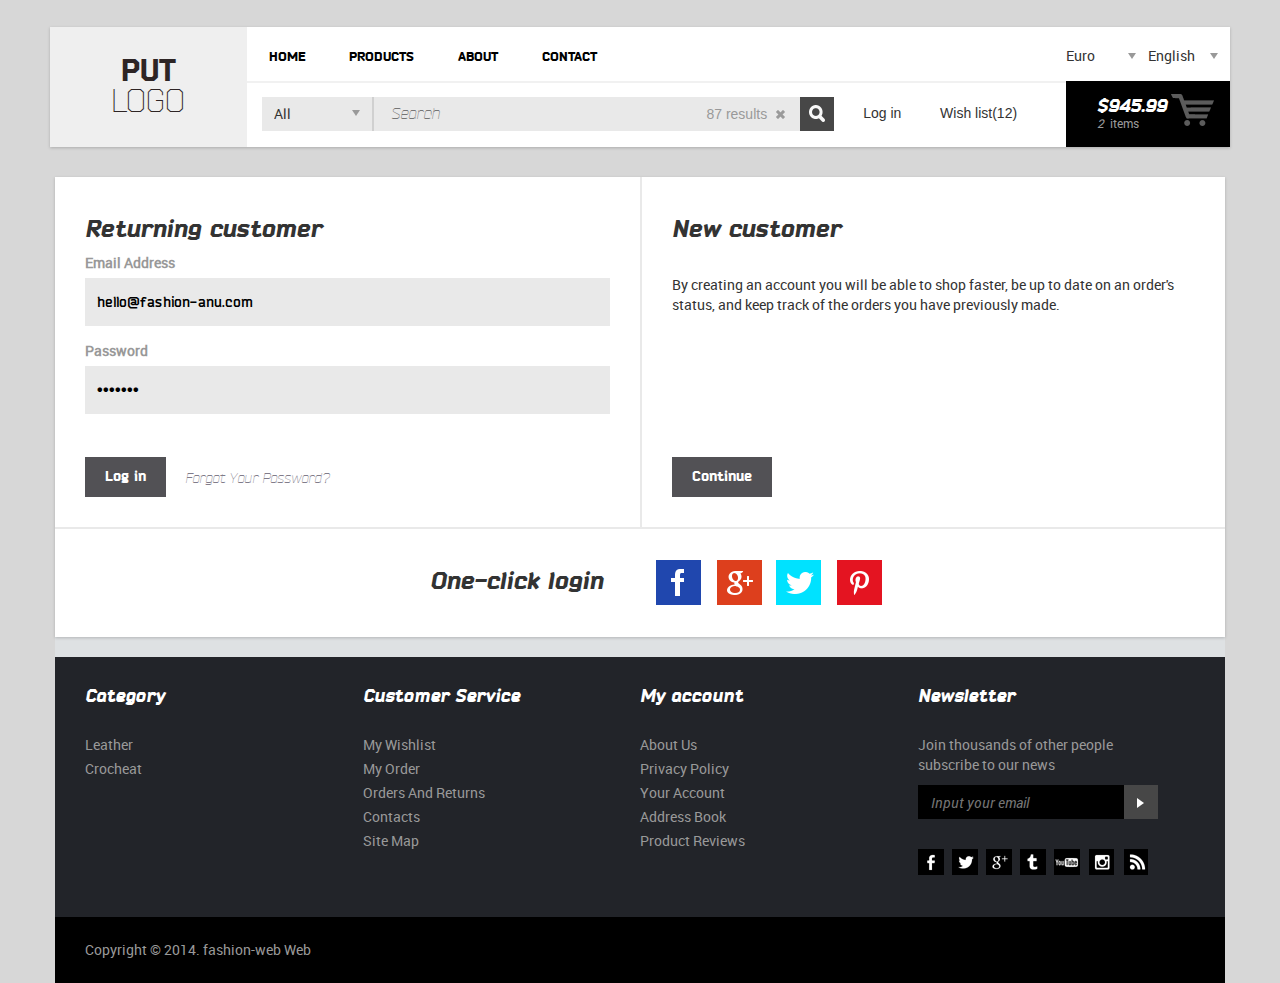
<file: mock/11_account_login.html>
<!DOCTYPE html>
<html>
<head>
    <meta charset="UTF-8">
    <title>fashion-web Web | Categories</title>
    <meta http-equiv="X-UA-Compatible" content="IE=edge">
    <meta name="viewport" content="width=device-width, initial-scale=1">
    <link rel="stylesheet" href="css/bootstrap.css"/>
    <link rel="stylesheet" href="css/bootstrap-select.css"/>
    <link rel="stylesheet" href="css/mega-menu.css"/>
    <link rel="stylesheet" href="css/flexnav.css" />
    <link rel="stylesheet" href="css/style.css"/>
    <!--[if lt IE 9]><link rel="stylesheet" href="css/ie.css"/><![endif]-->
</head>
<body>
    <div class="main-layout row">

        <!-- HEADER start -->
        <header id="header">
      
                <div class="container header">
                    <nav class="navbar row" role="navigation">
                        <div class="col-md-2 col-sm-4 col-xs-6 header-logo">
                            <div class="navbar-header">
                                <a href="index.html" class="logo text-center">
                                    <strong>PUT</strong>
                                    <ins>LOGO</ins>
                                </a>
                            </div>
                        </div>
                        <div class="menu-trigger visible-xs col-sm-6 col-xs-6">
                            <div class="menu-trigger__inner">
                                <a href="#menu" class="hidden-lg custom-menu-trigger-selector">
                                    <img src="img/menu-trigger.png" alt=""/> Navigation
                                </a>
                            </div>
                        </div>
                        <div class="header-menu hidden-sm col-md-10 col-xs-6">
                            <div class="hidden-xs" id="header-nav">
                                <ul class="main-menu">

                                    <li><a href="index.html">Home</a></li>
                                    <li>
                                        <a href="categories.html">Products</a>
                                        <div>
                                            <div class="main-menu-column">
                                                <ul>
                                                    <li><a href="categories.html"><b><span class="img-prod"><img src="img/some_image.png"></span><span class="prod">Cateogry 1</span></b></a></li>
                                                    <li><a href="categories.html"><b><span class="img-prod"><img src="img/some_image.png"></span><span class="prod">Cateogry 2</span></b></a></li>
                                                    <li><a href="categories.html"><b><span class="img-prod"><img src="img/some_image.png"></span><span class="prod">Cateogry 3</span></b></a></li>
                                                    <li><a href="categories.html"><b><span class="img-prod"><img src="img/some_image.png"></span><span class="prod">Cateogry 4</span></b></a></li>
                                                </ul>
                                                <a href="#" class="link-more">view all &rarr;</a>
                                            </div>
                                            
                                        </div>
                                    </li>
                                    
                                  
                                    <li><a href="about.html">About</a></li>
                                    <li><a href="contact.html">Contact</a></li>
                                </ul>
                                <div class="change-local-wrapper">
                                    <div class="change-currency">
                                        <select class="select-currency selectpicker">
                                            <option value="euro">Euro</option>
                                            <option value="pound">Pound</option>
                                            <option value="dollar">US Dollar</option>
                                        </select>
                                    </div>
                                    <div class="change-language">
                                        <select class="select-language selectpicker">
                                            <option value="en">English</option>
                                            <option value="ge">German</option>
                                            <option value="sp">Spain</option>
                                            <option value="ru">Russian</option>
                                        </select>
                                    </div>
                                </div>
                                <div class="clear"></div>
                            </div>
                            <div class="search-panel__wrapper">
                                <div class="search-panel col-md-10 col-sm-8 hidden-xs">
                                    <div class="search-panel__inner">
                                        <div class="gender-select">
                                            <select class="selectpicker">
                                                <option>All</option>
                                                <option>Men</option>
                                                <option>Women</option>
                                                <option>Accessories</option>
                                                <option>Sale</option>
                                                <option>Brands</option>
                                                <option>Articles</option>
                                                <option>Elements</option>
                                              </select>
                                        </div>
                                        <div class="search-field col-md-7">
                                            <input type="text" placeholder="Search"/>
                                            <div class="search-results">
                                                <div class="search-results__wrapper">
                                                    <span>87</span> results <span class="clear-results"></span>
                                                </div>
                                            </div>
                                            <div class="search-button__wrapper">
                                                <button class="search-button" type="submit">
                                                    <i class="search-button-icon"></i>
                                                </button>
                                            </div>
                                        </div>
                                        <div class="more-links">
                                            <a class="login-panel" href="login.html">Log in</a>
                                            <a class="wish-list" href="#">Wish list(<span>12</span>)</a>
                                        </div>
                                    </div>
                                </div>
                                <div class="widget-cart col-md-2 col-xs-12">
                                    <a href="#" class="dropdown-toggle items-cart" data-toggle="dropdown">
                                        <div class="items-cart__inner">
                                            <span class="cart-amount">$945.99</span>
                                            <span class="items-counter"><i class="num-counter">2</i>&nbsp; items</span>
                                            <div class="cart-icon"></div>
                                        </div>
                                    </a>
                                    <ul class="dropdown-menu cart-dropdown">  
                                        <li class="title"><h5>Your Shopping Cart</h5></li>
                                        <li class="product-list">
                                            <div class="col-md-8 col-sm-8 col-xs-8">
                                                <a href="09_shopping_cart.html">Boom Snowboard Jacket</a>
                                            </div>
                                            <div class="col-md-2 col-sm-2 col-xs-2">
                                                <span>$21.00</span>
                                            </div>
                                            <div class="col-md-2 col-sm-2 col-xs-2">
                                                <a href="#" class=""><span class="glyphicon glyphicon-remove"></span></a>
                                            </div>
                                        </li>
                                        <li class="product-list">
                                            <div class="col-md-8 col-sm-8 col-xs-8">
                                                <a href="09_shopping_cart.html">Helium Insulator Sno ...</a>
                                            </div>
                                            <div class="col-md-2 col-sm-2 col-xs-2">
                                                <span>$21.00</span>
                                            </div>
                                            <div class="col-md-2 col-sm-2 col-xs-2">
                                                <a href="#" class=""><span class="glyphicon glyphicon-remove"></span></a>
                                            </div>
                                        </li>
                                        <li class="product-list">
                                            <div class="col-md-8 col-sm-8 col-xs-8">
                                                <a href="09_shopping_cart.html">2L GORE-TEX® Murdoc ...</a>
                                            </div>
                                            <div class="col-md-2 col-sm-2 col-xs-2">
                                                <span>$21.00</span>
                                            </div>
                                            <div class="col-md-2 col-sm-2 col-xs-2">
                                                <a href="#" class=""><span class="glyphicon text-right glyphicon-remove"></span></a>
                                            </div>
                                        </li>
                                        <li class="cart-button">
                                            <a href="09_shopping_cart.html" class="btn btn-primary">View cart</a>
                                        </li>
                                    </ul>
                                </div>
                            </div>
                        </div>

                        <!-- Header for tablet -->
                            <div class="col-sm-8 header-tablet visible-sm hidden-xs hidden-md hidden-lg">
                                <div class="row">
                                    <div class="catalog-tablet-menu col-sm-3">
                                       <ul data-breakpoint="768" class="flexnav one-page with-js opacity lg-screen">
                                        <li class="item-with-ul catalog-dropdown"><a class="catalog-btn" href="#">Navigation</a>
                                          <ul style="display: block;" class="">
                                            <li><a href="index.html">Home</a></li>
                                            <li class="item-with-ul"><a href="categories.html">Products</a>
                                              <ul style="display: none;" class="">
                                                <li><a href="category.html">Category 1</a></li>
                                                <li><a href="category.html">Category 2</a></li>
                                                <li><a href="category.html">Category 3</a></li>
                                              </ul>
                                            <li><a href="about.html">About</a></li>
                                            <li><a href="contact.html">Contact</a></li>
                                            
                                          </ul>
                                        </li>
                                      </ul>
                                    </div>
                                    <div class="widget-cart col-sm-3 col-xs-3">
                                        <a href="#" class="dropdown-toggle items-cart" data-toggle="dropdown">
                                            <div class="items-cart__inner">
                                                <span class="cart-amount">$945.99</span>
                                                <span class="items-counter"><i class="num-counter">2</i>&nbsp; items</span>
                                                <div class="cart-icon"></div>
                                            </div>
                                        </a>
                                        <ul class="dropdown-menu cart-dropdown">  
                                            <li class="title"><h5>Your Shopping Cart</h5></li>
                                            <li class="product-list">
                                                <div class="col-md-8 col-sm-8 col-xs-8">
                                                    <a href="product.html">Boom Snowboard Jacket</a>
                                                </div>
                                                <div class="col-md-2 col-sm-2 col-xs-2">
                                                    <span>$21.00</span>
                                                </div>
                                                <div class="col-md-2 col-sm-2 col-xs-2">
                                                    <a href="#" class=""><span class="glyphicon glyphicon-remove"></span></a>
                                                </div>
                                            </li>
                                            <li class="product-list">
                                                <div class="col-md-8 col-sm-8 col-xs-8">
                                                    <a href="product.html">Helium Insulator Sno ...</a>
                                                </div>
                                                <div class="col-md-2 col-sm-2 col-xs-2">
                                                    <span>$21.00</span>
                                                </div>
                                                <div class="col-md-2 col-sm-2 col-xs-2">
                                                    <a href="#" class=""><span class="glyphicon glyphicon-remove"></span></a>
                                                </div>
                                            </li>
                                            <li class="product-list">
                                                <div class="col-md-8 col-sm-8 col-xs-8">
                                                    <a href="product.html">2L GORE-TEX® Murdoc ...</a>
                                                </div>
                                                <div class="col-md-2 col-sm-2 col-xs-2">
                                                    <span>$21.00</span>
                                                </div>
                                                <div class="col-md-2 col-sm-2 col-xs-2">
                                                    <a href="#" class=""><span class="glyphicon text-right glyphicon-remove"></span></a>
                                                </div>
                                            </li>
                                            <li class="cart-button">
                                                <a href="#" class="btn btn-primary">View cart</a>
                                            </li>
                                        </ul>
                                    </div>
                                    <div class="change-local-wrapper col-sm-3">
                                        <div class="change-currency">
                                            <select class="select-currency selectpicker">
                                                <option value="euro">Euro</option>
                                                <option value="pound">Pound</option>
                                                <option value="dollar">US Dollar</option>
                                            </select>
                                        </div>
                                        <div class="change-language">
                                            <select class="select-language selectpicker">
                                                <option value="en">English</option>
                                                <option value="ge">German</option>
                                                <option value="sp">Spain</option>
                                                <option value="ru">Russian</option>
                                            </select>
                                        </div>
                                    </div>
                                    <div class="col-sm-3 more-links">
                                            <a class="login-panel" href="login.html">Log in</a>
                                            <a class="wish-list" href="01_superduper_home_6.html">Wish list(<span>12</span>)</a>
                                        </div>
                                    
                                </div>
                                <div class="row">
                                    <div class="search-panel hidden-xs">
                                        
                                        <div class="search-panel__inner">
                                           
                                            <div class="search-field  col-sm-12">
                                                <input type="text" placeholder="I want ____"/>
                                                <div class="search-results">
                                                    <div class="search-results__wrapper">
                                                        <span>87</span> results <span class="clear-results"></span>
                                                    </div>
                                                </div>
                                                <div class="search-button__wrapper">
                                                    <button class="search-button" type="submit">
                                                        <i class="search-button-icon"></i>
                                                    </button>
                                                </div>
                                            </div>
                                        </div>
                                        
                                    </div>
                                </div>
                            </div>
                        <!-- Header for tablet -->
                    </nav>
                  
                </div>

        </header>        
        <!-- HEADER end -->

        <!-- CONTENT start -->
        <div class="container content internal-pages">
            <div class="product-catalog row register login">
				<div class="col-md-6">
                    <h4>Returning customer</h4>
                    <div class="form-group">
                        <label for="exampleInputEmail1">Email Address</label>
                        <input type="email" class="form-control" id="exampleInputEmail1" placeholder="hello@fashion-anu.com">
                    </div>
                    <div class="form-group">
                        <label for="exampleInputPassword1">Password</label>
                        <input type="password" class="form-control" id="exampleInputPassword1" placeholder="•••••••">
                    </div>
                    <button type="submit" class="btn btn-primary btn-login">Log in</button><a class="forgot-pass" href="#">Forgot Your Password?</a>
				</div>
   				<div class="col-md-6 for-customer">
                    <h4>New customer</h4>
                    <p>By creating an account you will be able to shop faster, be up to date on an order's status, and keep track of the orders you have previously made.</p>
                    <button type="submit" class="btn btn-primary btn-continue">Continue</button>
    			</div> 
                <div class="clearfix"></div>
                <div class="one-click-login">
                    <ul>
                        <li><h3>One-click login</h3></li>
                        <li><a class="fb" href="#"></a></li>
                        <li><a class="gplus" href="#"></a></li>
                        <li><a class="tw" href="#"></a></li>
                        <li><a class="pint" href="#"></a></li>
                    </ul> 
                </div>
			</div>
            
                <div class="clearfix"></div>
                <!-- CONTENT end -->
  <!-- FOOTER start -->
                <div class="row">
                    <footer id="footer">
                        <div class="row">
                            <div class="footer-col col-md-3 col-sm-6 col-xs-12">
                                <nav role="footer-category">
                                    <h4>Category</h4>
                                    <ul>
                                        <li><a href="categories.html">Leather</a></li>
                                        <li><a href="categories.html">Crocheat</a></li>
                                    </ul>
                                </nav>
                            </div>

                            <div class="footer-col col-md-3 col-sm-6 col-xs-12">
                                <nav role="footer-customer-service">
                                    <h4>Customer Service</h4>
                                    <ul>
                                        <li><a href="#">My Wishlist</a></li>
                                        <li><a href="#">My Order</a></li>
                                        <li><a href="#">Orders And Returns</a></li>
                                        <li><a href="#">Contacts</a></li>
                                        <li><a href="#">Site Map</a></li>
                                    </ul>
                                </nav>
                            </div>
                            <div class="footer-col col-md-3 col-sm-6 col-xs-12">
                                <nav role="footer-my-account">
                                    <h4>My account</h4>
                                    <ul>
                                        <li><a href="about.html">About Us</a></li>
                                        <li><a href="#">Privacy Policy</a></li>
                                        <li><a href="#">Your Account</a></li>
                                        <li><a href="#">Address Book</a></li>
                                        <li><a href="#">Product Reviews</a></li>
                                    </ul>
                                </nav>
                            </div>
                            <div class="footer-col col-md-3 col-sm-6 col-xs-12">
                                <div class="newsletter">
                                    <h4>Newsletter</h4>
                                    <p>
                                        Join thousands of other people subscribe to our news
                                    </p>
                                    <div class="email-subscribe">
                                        <div class="field-wrapper">
                                            <input type="email" placeholder="Input your email"/>
                                            <button type="submit">
                                                <img alt="" src="[data-uri]" />
                                            </button>
                                        </div>
                                    </div>
                                    <div class="social-links">
                                        <ul>
                                            <li id="facebook"><a title="facebook" href="#"></a></li>
                                            <li id="twitter"><a title="twitter" href="#"></a></li>
                                            <li id="google-plus"><a title="google-plus" href="#"></a></li>
                                            <li id="tumblr"><a title="tumblr" href="#"></a></li>
                                            <li id="youtube"><a title="youtube" href="#"></a></li>
                                            <li id="instagram"><a title="instagram" href="#"></a></li>
                                            <li id="rss"><a title="rss" href="#"></a></li>
                                        </ul>
                                    </div>
                                </div>
                            </div>
                        </div>
                        <div class="footer-copyright">
                            <div class="footer-copyright__inner  col-xs-12 col-sm-12 col-md-12">
                                <div class="powered-by text-left">
                                    Copyright &copy 2014. fashion-web Web
                                </div>
                               
                            </div>
                        </div>
                    </footer>
                </div>
                <!-- FOOTER start -->
            </div>
        </div>

        <!-- MOBILE-MENU start -->
        <nav id="jPanelMenu-menu" class="jpanel-menu" style="width: 265px;">
            <ul>
                <li><a href="index.html">Home</a></li>
                <li><a  class="tree-toggler default nav-header" href="#">Products <b class="caret"></b></a>
                    <ul class="nav nav-list tree">
                        <li><a href="categories.html">Category 1</a></li>
                        <li><a href="categories.html">Category 2</a></li>
                        <li><a href="categories.html">Category 3</a></li>
                        <li><a href="categories.html">Category 4</a></li>
                    </ul>
                </li>
               
                <li><a href="about.html">About</a></li>
                <li><a href="contact.html">Contact</a></li>
              
            </ul>
            <div class="change-local-wrapper">
                <div class="change-currency">
                    <select class="select-currency selectpicker">
                        <option value="euro">Euro</option>
                        <option value="pound">Pound</option>
                        <option value="dollar">US Dollar</option>
                    </select>
                </div>
                <div class="change-language">
                    <select class="select-language selectpicker">
                        <option value="en">English</option>
                        <option value="ge">German</option>
                        <option value="sp">Spain</option>
                        <option value="ru">Russian</option>
                    </select>
                </div>
            </div>
            <div class="clearfix"></div>
            <div class="more-links">
                <a href="login.html">Log in</a>
                <a href="product.html">Wish list(0)</a>
            </div>
        </nav>
        <!-- MOBILE-MENU end -->

</body>
<script type="text/javascript" src="js/jquery-1.10.2.js"></script>
<script type="text/javascript" src="js/jquery-ui-1.10.1.custom.js"></script>
<script type="text/javascript" src="js/bootstrap.min.js"></script>
<script type="text/javascript" src="js/bootstrap-select.js"></script>
<script type="text/javascript" src="js/jquery.flexnav.min.js"></script>
<script type="text/javascript" src="js/jquery.jpanelmenu.min.js"></script>

<!--[if lt IE 9]>
<script src="js/css3-mediaqueries.js"></script>
<script src="js/html5shiv.js"></script>
<script src="js/html5shiv-printshiv.js"></script>
<![endif]-->
<script>
    $(function() {
        "use strict";
        $(".flexnav").flexNav({ 'animationSpeed' : 'fast' });
    });
    $(function () {
        "use strict";
        $('.tree-toggler').click(function () {
            $(this).toggleClass('default open');
            $(this).parent().children('ul.tree').toggle(300);
        });
    });
    $(function() {
        "use strict";
        $('.selectpicker').selectpicker();
    });
    $(function(){
        "use strict";
        var jPM = $.jPanelMenu();
        jPM.on();
    });
</script>
</html>
</file>
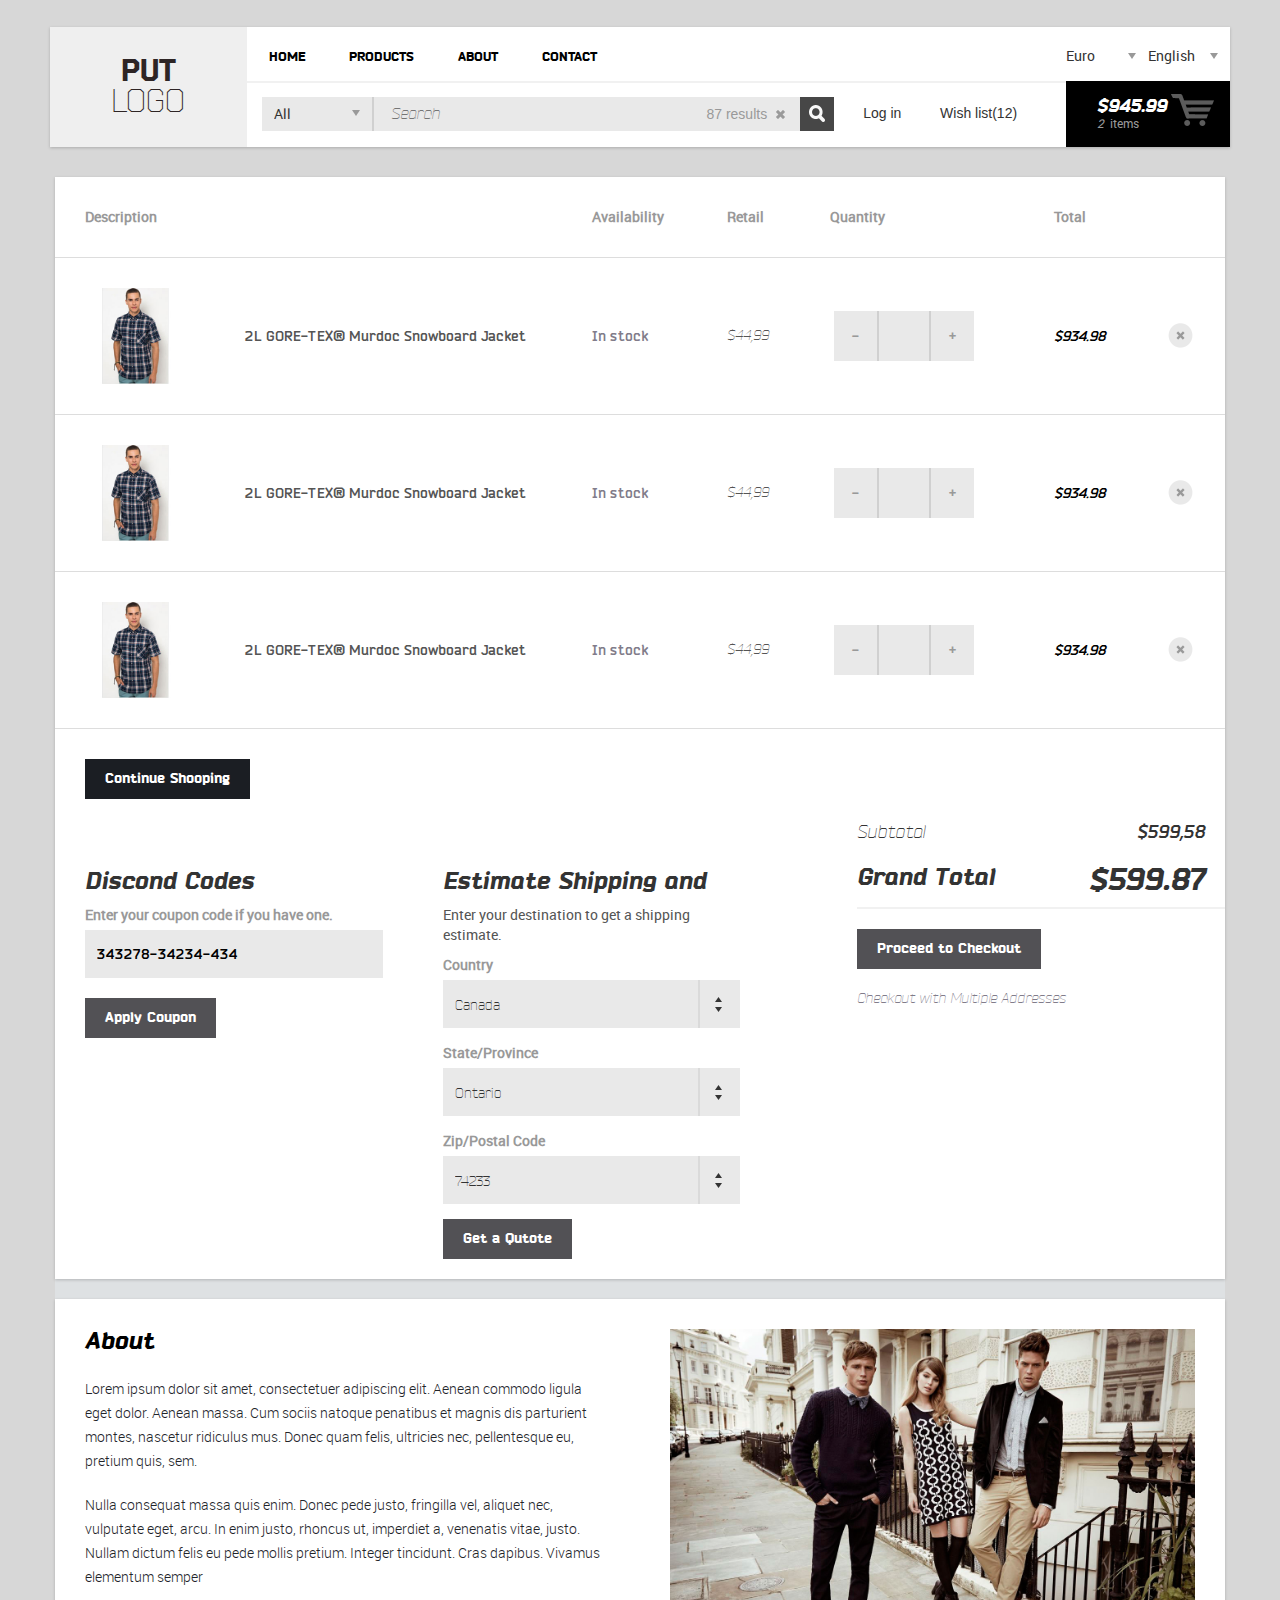
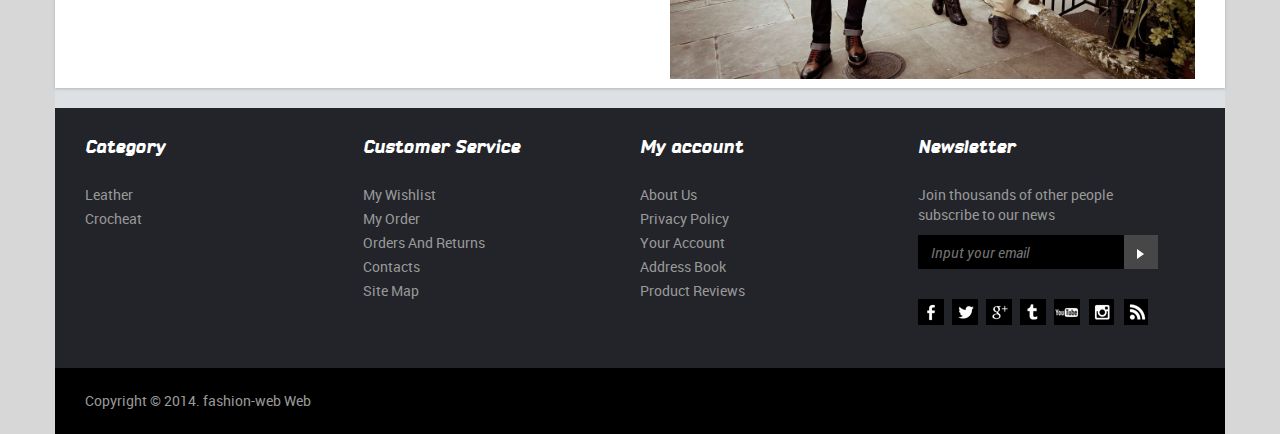
<file: mock/cart.html>
<!DOCTYPE html>
<html>
<head>
    <meta charset="UTF-8">
    <title>fashion-web Web | Categories</title>
    <meta http-equiv="X-UA-Compatible" content="IE=edge">
    <meta name="viewport" content="width=device-width, initial-scale=1">
    <link rel="stylesheet" href="css/bootstrap.css"/>
    <link rel="stylesheet" href="css/bootstrap-select.css"/>
    <link rel="stylesheet" href="css/mega-menu.css"/>
    <link rel="stylesheet" href="css/flexnav.css" />
    <link rel="stylesheet" href="css/style.css"/>
    <script type="text/javascript" src="js/jquery-1.10.2.js"></script>
    <script type="text/javascript" src="js/bootstrap.touchspin.js"></script>
    <!--[if lt IE 9]><link rel="stylesheet" href="css/ie.css"/><![endif]-->
</head>
<body>
    <div class="main-layout row">

        <!-- HEADER start -->
        <header id="header">
      
                <div class="container header">
                    <nav class="navbar row" role="navigation">
                        <div class="col-md-2 col-sm-4 col-xs-6 header-logo">
                            <div class="navbar-header">
                                <a href="index.html" class="logo text-center">
                                    <strong>PUT</strong>
                                    <ins>LOGO</ins>
                                </a>
                            </div>
                        </div>
                        <div class="menu-trigger visible-xs col-sm-6 col-xs-6">
                            <div class="menu-trigger__inner">
                                <a href="#menu" class="hidden-lg custom-menu-trigger-selector">
                                    <img src="img/menu-trigger.png" alt=""/> Navigation
                                </a>
                            </div>
                        </div>
                        <div class="header-menu hidden-sm col-md-10 col-xs-6">
                            <div class="hidden-xs" id="header-nav">
                                <ul class="main-menu">

                                    <li><a href="index.html">Home</a></li>
                                    <li>
                                        <a href="categories.html">Products</a>
                                        <div>
                                            <div class="main-menu-column">
                                                <ul>
                                                    <li><a href="categories.html"><b><span class="img-prod"><img src="img/some_image.png"></span><span class="prod">Cateogry 1</span></b></a></li>
                                                    <li><a href="categories.html"><b><span class="img-prod"><img src="img/some_image.png"></span><span class="prod">Cateogry 2</span></b></a></li>
                                                    <li><a href="categories.html"><b><span class="img-prod"><img src="img/some_image.png"></span><span class="prod">Cateogry 3</span></b></a></li>
                                                    <li><a href="categories.html"><b><span class="img-prod"><img src="img/some_image.png"></span><span class="prod">Cateogry 4</span></b></a></li>
                                                </ul>
                                                <a href="#" class="link-more">view all &rarr;</a>
                                            </div>
                                            
                                        </div>
                                    </li>
                                    
                                  
                                    <li><a href="about.html">About</a></li>
                                    <li><a href="contact.html">Contact</a></li>
                                </ul>
                                <div class="change-local-wrapper">
                                    <div class="change-currency">
                                        <select class="select-currency selectpicker">
                                            <option value="euro">Euro</option>
                                            <option value="pound">Pound</option>
                                            <option value="dollar">US Dollar</option>
                                        </select>
                                    </div>
                                    <div class="change-language">
                                        <select class="select-language selectpicker">
                                            <option value="en">English</option>
                                            <option value="ge">German</option>
                                            <option value="sp">Spain</option>
                                            <option value="ru">Russian</option>
                                        </select>
                                    </div>
                                </div>
                                <div class="clear"></div>
                            </div>
                            <div class="search-panel__wrapper">
                                <div class="search-panel col-md-10 col-sm-8 hidden-xs">
                                    <div class="search-panel__inner">
                                        <div class="gender-select">
                                            <select class="selectpicker">
                                                <option>All</option>
                                                <option>Men</option>
                                                <option>Women</option>
                                                <option>Accessories</option>
                                                <option>Sale</option>
                                                <option>Brands</option>
                                                <option>Articles</option>
                                                <option>Elements</option>
                                              </select>
                                        </div>
                                        <div class="search-field col-md-7">
                                            <input type="text" placeholder="Search"/>
                                            <div class="search-results">
                                                <div class="search-results__wrapper">
                                                    <span>87</span> results <span class="clear-results"></span>
                                                </div>
                                            </div>
                                            <div class="search-button__wrapper">
                                                <button class="search-button" type="submit">
                                                    <i class="search-button-icon"></i>
                                                </button>
                                            </div>
                                        </div>
                                        <div class="more-links">
                                            <a class="login-panel" href="login.html">Log in</a>
                                            <a class="wish-list" href="#">Wish list(<span>12</span>)</a>
                                        </div>
                                    </div>
                                </div>
                                <div class="widget-cart col-md-2 col-xs-12">
                                    <a href="#" class="dropdown-toggle items-cart" data-toggle="dropdown">
                                        <div class="items-cart__inner">
                                            <span class="cart-amount">$945.99</span>
                                            <span class="items-counter"><i class="num-counter">2</i>&nbsp; items</span>
                                            <div class="cart-icon"></div>
                                        </div>
                                    </a>
                                    <ul class="dropdown-menu cart-dropdown">  
                                        <li class="title"><h5>Your Shopping Cart</h5></li>
                                        <li class="product-list">
                                            <div class="col-md-8 col-sm-8 col-xs-8">
                                                <a href="cart.html">Boom Snowboard Jacket</a>
                                            </div>
                                            <div class="col-md-2 col-sm-2 col-xs-2">
                                                <span>$21.00</span>
                                            </div>
                                            <div class="col-md-2 col-sm-2 col-xs-2">
                                                <a href="#" class=""><span class="glyphicon glyphicon-remove"></span></a>
                                            </div>
                                        </li>
                                        <li class="product-list">
                                            <div class="col-md-8 col-sm-8 col-xs-8">
                                                <a href="cart.html">Helium Insulator Sno ...</a>
                                            </div>
                                            <div class="col-md-2 col-sm-2 col-xs-2">
                                                <span>$21.00</span>
                                            </div>
                                            <div class="col-md-2 col-sm-2 col-xs-2">
                                                <a href="#" class=""><span class="glyphicon glyphicon-remove"></span></a>
                                            </div>
                                        </li>
                                        <li class="product-list">
                                            <div class="col-md-8 col-sm-8 col-xs-8">
                                                <a href="cart.html">2L GORE-TEX® Murdoc ...</a>
                                            </div>
                                            <div class="col-md-2 col-sm-2 col-xs-2">
                                                <span>$21.00</span>
                                            </div>
                                            <div class="col-md-2 col-sm-2 col-xs-2">
                                                <a href="#" class=""><span class="glyphicon text-right glyphicon-remove"></span></a>
                                            </div>
                                        </li>
                                        <li class="cart-button">
                                            <a href="cart.html" class="btn btn-primary">View cart</a>
                                        </li>
                                    </ul>
                                </div>
                            </div>
                        </div>

                        <!-- Header for tablet -->
                            <div class="col-sm-8 header-tablet visible-sm hidden-xs hidden-md hidden-lg">
                                <div class="row">
                                    <div class="catalog-tablet-menu col-sm-3">
                                       <ul data-breakpoint="768" class="flexnav one-page with-js opacity lg-screen">
                                        <li class="item-with-ul catalog-dropdown"><a class="catalog-btn" href="#">Navigation</a>
                                          <ul style="display: block;" class="">
                                            <li><a href="index.html">Home</a></li>
                                            <li class="item-with-ul"><a href="categories.html">Products</a>
                                              <ul style="display: none;" class="">
                                                <li><a href="category.html">Category 1</a></li>
                                                <li><a href="category.html">Category 2</a></li>
                                                <li><a href="category.html">Category 3</a></li>
                                              </ul>
                                            <li><a href="about.html">About</a></li>
                                            <li><a href="contact.html">Contact</a></li>
                                            
                                          </ul>
                                        </li>
                                      </ul>
                                    </div>
                                    <div class="widget-cart col-sm-3 col-xs-3">
                                        <a href="#" class="dropdown-toggle items-cart" data-toggle="dropdown">
                                            <div class="items-cart__inner">
                                                <span class="cart-amount">$945.99</span>
                                                <span class="items-counter"><i class="num-counter">2</i>&nbsp; items</span>
                                                <div class="cart-icon"></div>
                                            </div>
                                        </a>
                                        <ul class="dropdown-menu cart-dropdown">  
                                            <li class="title"><h5>Your Shopping Cart</h5></li>
                                            <li class="product-list">
                                                <div class="col-md-8 col-sm-8 col-xs-8">
                                                    <a href="product.html">Boom Snowboard Jacket</a>
                                                </div>
                                                <div class="col-md-2 col-sm-2 col-xs-2">
                                                    <span>$21.00</span>
                                                </div>
                                                <div class="col-md-2 col-sm-2 col-xs-2">
                                                    <a href="#" class=""><span class="glyphicon glyphicon-remove"></span></a>
                                                </div>
                                            </li>
                                            <li class="product-list">
                                                <div class="col-md-8 col-sm-8 col-xs-8">
                                                    <a href="product.html">Helium Insulator Sno ...</a>
                                                </div>
                                                <div class="col-md-2 col-sm-2 col-xs-2">
                                                    <span>$21.00</span>
                                                </div>
                                                <div class="col-md-2 col-sm-2 col-xs-2">
                                                    <a href="#" class=""><span class="glyphicon glyphicon-remove"></span></a>
                                                </div>
                                            </li>
                                            <li class="product-list">
                                                <div class="col-md-8 col-sm-8 col-xs-8">
                                                    <a href="product.html">2L GORE-TEX® Murdoc ...</a>
                                                </div>
                                                <div class="col-md-2 col-sm-2 col-xs-2">
                                                    <span>$21.00</span>
                                                </div>
                                                <div class="col-md-2 col-sm-2 col-xs-2">
                                                    <a href="#" class=""><span class="glyphicon text-right glyphicon-remove"></span></a>
                                                </div>
                                            </li>
                                            <li class="cart-button">
                                                <a href="#" class="btn btn-primary">View cart</a>
                                            </li>
                                        </ul>
                                    </div>
                                    <div class="change-local-wrapper col-sm-3">
                                        <div class="change-currency">
                                            <select class="select-currency selectpicker">
                                                <option value="euro">Euro</option>
                                                <option value="pound">Pound</option>
                                                <option value="dollar">US Dollar</option>
                                            </select>
                                        </div>
                                        <div class="change-language">
                                            <select class="select-language selectpicker">
                                                <option value="en">English</option>
                                                <option value="ge">German</option>
                                                <option value="sp">Spain</option>
                                                <option value="ru">Russian</option>
                                            </select>
                                        </div>
                                    </div>
                                    <div class="col-sm-3 more-links">
                                            <a class="login-panel" href="login.html">Log in</a>
                                            <a class="wish-list" href="01_superduper_home_6.html">Wish list(<span>12</span>)</a>
                                        </div>
                                    
                                </div>
                                <div class="row">
                                    <div class="search-panel hidden-xs">
                                        
                                        <div class="search-panel__inner">
                                           
                                            <div class="search-field  col-sm-12">
                                                <input type="text" placeholder="I want ____"/>
                                                <div class="search-results">
                                                    <div class="search-results__wrapper">
                                                        <span>87</span> results <span class="clear-results"></span>
                                                    </div>
                                                </div>
                                                <div class="search-button__wrapper">
                                                    <button class="search-button" type="submit">
                                                        <i class="search-button-icon"></i>
                                                    </button>
                                                </div>
                                            </div>
                                        </div>
                                        
                                    </div>
                                </div>
                            </div>
                        <!-- Header for tablet -->
                    </nav>
                  
                </div>

        </header>        
        <!-- HEADER end -->

        <!-- CONTENT start -->
		<div class="container content internal-pages">
            <div class="product-catalog row cart-page">
				<div class="row">
					<div class="col-md-12">
						<table class="table cart_table">
							<thead>
								<tr>
									<th>Description</th>
									<th></th>
									<th>Availability</th>
									<th>Retail</th>
									<th>Quantity</th>
									<th>Total</th>
									<th></th>
								</tr>
							</thead>
							<tbody>
								<tr>
									<td class="cart-catalog-item"><a href="#"><img src="img/catalog-item.jpg" ></a></td>
									<td><a href="#">2L GORE-TEX® Murdoc Snowboard Jacket</a></td>
									<td><span class="in-stock">In stock</span></td>
									<td><span class="retail">$44,99</span></td>
									<td>
										<div class="quantity">
					                        <input id="quantity" type="text" value="" name="quantity">
					                        <script>
					                            $("input[name='quantity']").TouchSpin();
					                        </script>
					                    </div>
					                </td>
									<td><em class="total">$934.98</em></td>
									<td><a href="#" class="item-x"></a></td>
								</tr>
								<tr>
									<td class="cart-catalog-item"><a href="#"><img src="img/catalog-item.jpg" ></a></td>
									<td><a href="#">2L GORE-TEX® Murdoc Snowboard Jacket</a></td>
									<td><span class="in-stock">In stock</span></td>
									<td><span class="retail">$44,99</span></td>
									<td>
										<div class="quantity">
					                        <input id="quantity" type="text" value="" name="quantity">
					                        <script>
					                            $("input[name='quantity']").TouchSpin();
					                        </script>
					                    </div>
					                </td>
									<td><em class="total">$934.98</em></td>
									<td><a href="#" class="item-x"></a></td>
								</tr>
								<tr>
									<td class="cart-catalog-item"><a href="#"><img src="img/catalog-item.jpg" ></a></td>
									<td><a href="#">2L GORE-TEX® Murdoc Snowboard Jacket</a></td>
									<td><span class="in-stock">In stock</span></td>
									<td><span class="retail">$44,99</span></td>
									<td>
										<div class="quantity">
					                        <input id="quantity" type="text" value="" name="quantity">
					                        <script>
					                            $("input[name='quantity']").TouchSpin();
					                        </script>
					                    </div>
					                </td>
									<td><em class="total">$934.98</em></td>
									<td><a href="#" class="item-x"></a></td>
								</tr>
								<tr>
									<td colspan="7"><button class="btn btn-inverse" type="button">Continue Shooping</button></td>
								</tr>							
							</tbody>
						</table>
					</div>
				</div>
				<div class="row">
					<form class="form-basket">
						<div class="col-md-4">
							<h3>Discond Codes</h3>
							<div class="form-group">
								<label class="" for="enter-coupon">Enter your coupon code if you have one.</label>
							    <input type="text" class="form-control" id="phone" placeholder="343278-34234-434"><br>
							    <button type="button" class="btn btn-primary">Apply Coupon</button>
							</div>
						</div>
						<div class="col-md-4">
							<h3>Estimate Shipping and</h3>
							<p>Enter your destination to get a shipping estimate.</p>
							<div class="form-group">
								<label class="" for="country">Country</label>
								<select name="" id="" class="selectpicker">
									<option value="1">Canada</option>
									<option value="2">Ukraine</option>
									<option value="3">Russia</option>
									<option value="4">USA</option>
								</select>
							</div>
							<div class="form-group">
								<label class="" for="country">State/Province</label>
								<select name="" id="" class="selectpicker">
									<option value="1">Ontario</option>
									<option value="2">Ontario</option>
									<option value="3">Ontario</option>
									<option value="4">Ontario</option>
								</select>
							</div>
							<div class="form-group">
								<label class="" for="country">Zip/Postal Code</label>
								<select name="" id="" class="selectpicker">
									<option value="1">74233</option>
									<option value="2">74233</option>
									<option value="3">74233</option>
									<option value="4">74233</option>
								</select>
							</div>
							<button type="button" class="btn btn-primary">Get a Qutote</button>
						</div>
						<div class="col-md-4">
							<div class="main-total">
								<div><span class="sub-total">Subtotal</span><br><h3>Grand Total</h3></div>
								<div class="text-right"><span class="sub-total-total ">$599,58</span><br><h3 class="grand-total-price">$599.87</h3></div>
							</div>
								
							
							<button type="button" class="btn btn-primary">Proceed to Checkout</button>
							<p class="info-block">Checkout with Multiple Addresses</p>	
						</div>
					</form>
				</div>
				
			</div>

          
             <div class="clearfix"></div>
             <!-- [start]  about -->
                <div class="row">
                    <section class="about-fashion-web">
                        <div class="about-fashion-web__inner">
                            <div class="info-col super-info">
                                <h2>About</h2>
                                <p>Lorem ipsum dolor sit amet, consectetuer adipiscing elit. Aenean commodo ligula eget dolor.
                                    Aenean massa. Cum sociis natoque penatibus et magnis dis parturient montes, nascetur ridiculus mus.
                                    Donec quam felis, ultricies nec, pellentesque eu, pretium quis, sem.
                                </p>
                                <p>
                                    Nulla consequat massa quis enim. Donec pede justo, fringilla vel,
                                    aliquet nec, vulputate eget, arcu. In enim justo, rhoncus ut,
                                    imperdiet a, venenatis vitae, justo. Nullam dictum felis eu pede mollis pretium.
                                    Integer tincidunt. Cras dapibus. Vivamus elementum semper
                                </p>
                            </div>
                            <div class="info-col super-info">
                            <img src="img/about.jpg">
                            </div>
                        
                        </div>
                    </section>
                </div>
                <!-- [end] about -->
            <div class="clearfix"></div>
            <!-- CONTENT end -->

            <!-- FOOTER start -->
                <div class="row">
                    <footer id="footer">
                        <div class="row">
                            <div class="footer-col col-md-3 col-sm-6 col-xs-12">
                                <nav role="footer-category">
                                    <h4>Category</h4>
                                    <ul>
                                        <li><a href="categories.html">Leather</a></li>
                                        <li><a href="categories.html">Crocheat</a></li>
                                    </ul>
                                </nav>
                            </div>

                            <div class="footer-col col-md-3 col-sm-6 col-xs-12">
                                <nav role="footer-customer-service">
                                    <h4>Customer Service</h4>
                                    <ul>
                                        <li><a href="#">My Wishlist</a></li>
                                        <li><a href="#">My Order</a></li>
                                        <li><a href="#">Orders And Returns</a></li>
                                        <li><a href="#">Contacts</a></li>
                                        <li><a href="#">Site Map</a></li>
                                    </ul>
                                </nav>
                            </div>
                            <div class="footer-col col-md-3 col-sm-6 col-xs-12">
                                <nav role="footer-my-account">
                                    <h4>My account</h4>
                                    <ul>
                                        <li><a href="about.html">About Us</a></li>
                                        <li><a href="#">Privacy Policy</a></li>
                                        <li><a href="#">Your Account</a></li>
                                        <li><a href="#">Address Book</a></li>
                                        <li><a href="#">Product Reviews</a></li>
                                    </ul>
                                </nav>
                            </div>
                            <div class="footer-col col-md-3 col-sm-6 col-xs-12">
                                <div class="newsletter">
                                    <h4>Newsletter</h4>
                                    <p>
                                        Join thousands of other people subscribe to our news
                                    </p>
                                    <div class="email-subscribe">
                                        <div class="field-wrapper">
                                            <input type="email" placeholder="Input your email"/>
                                            <button type="submit">
                                                <img alt="" src="[data-uri]" />
                                            </button>
                                        </div>
                                    </div>
                                    <div class="social-links">
                                        <ul>
                                            <li id="facebook"><a title="facebook" href="#"></a></li>
                                            <li id="twitter"><a title="twitter" href="#"></a></li>
                                            <li id="google-plus"><a title="google-plus" href="#"></a></li>
                                            <li id="tumblr"><a title="tumblr" href="#"></a></li>
                                            <li id="youtube"><a title="youtube" href="#"></a></li>
                                            <li id="instagram"><a title="instagram" href="#"></a></li>
                                            <li id="rss"><a title="rss" href="#"></a></li>
                                        </ul>
                                    </div>
                                </div>
                            </div>
                        </div>
                        <div class="footer-copyright">
                            <div class="footer-copyright__inner  col-xs-12 col-sm-12 col-md-12">
                                <div class="powered-by text-left">
                                    Copyright &copy 2014. fashion-web Web
                                </div>
                               
                            </div>
                        </div>
                    </footer>
                </div>
                <!-- FOOTER start -->
            </div>
        </div>

        <!-- MOBILE-MENU start -->
        <nav id="jPanelMenu-menu" class="jpanel-menu" style="width: 265px;">
            <ul>
                <li><a href="index.html">Home</a></li>
                <li><a  class="tree-toggler default nav-header" href="#">Products <b class="caret"></b></a>
                    <ul class="nav nav-list tree">
                        <li><a href="categories.html">Category 1</a></li>
                        <li><a href="categories.html">Category 2</a></li>
                        <li><a href="categories.html">Category 3</a></li>
                        <li><a href="categories.html">Category 4</a></li>
                    </ul>
                </li>
               
                <li><a href="about.html">About</a></li>
                <li><a href="contact.html">Contact</a></li>
              
            </ul>
            <div class="change-local-wrapper">
                <div class="change-currency">
                    <select class="select-currency selectpicker">
                        <option value="euro">Euro</option>
                        <option value="pound">Pound</option>
                        <option value="dollar">US Dollar</option>
                    </select>
                </div>
                <div class="change-language">
                    <select class="select-language selectpicker">
                        <option value="en">English</option>
                        <option value="ge">German</option>
                        <option value="sp">Spain</option>
                        <option value="ru">Russian</option>
                    </select>
                </div>
            </div>
            <div class="clearfix"></div>
            <div class="more-links">
                <a href="login.html">Log in</a>
                <a href="product.html">Wish list(0)</a>
            </div>
        </nav>
        <!-- MOBILE-MENU end -->
</body>
<script type="text/javascript" src="js/jquery-1.10.2.js"></script>
<script type="text/javascript" src="js/jquery-ui-1.10.1.custom.js"></script>
<script type="text/javascript" src="js/bootstrap.min.js"></script>
<script type="text/javascript" src="js/bootstrap-select.js"></script>
<script type="text/javascript" src="js/jquery.flexnav.min.js"></script>
<script type="text/javascript" src="js/jquery.jpanelmenu.min.js"></script>

<!--[if lt IE 9]>
<script src="js/css3-mediaqueries.js"></script>
<script src="js/html5shiv.js"></script>
<script src="js/html5shiv-printshiv.js"></script>
<![endif]-->
<script>
    $(function() {
        "use strict";
        $(".flexnav").flexNav({ 'animationSpeed' : 'fast' });
    });
    $(function () {
        "use strict";
        $('.tree-toggler').click(function () {
            $(this).toggleClass('default open');
            $(this).parent().children('ul.tree').toggle(300);
        });
    });
    $(function() {
        "use strict";
        $('.selectpicker').selectpicker();
    });
    $(function(){
        "use strict";
        var jPM = $.jPanelMenu();
        jPM.on();
    });
</script>
</html>
</file>
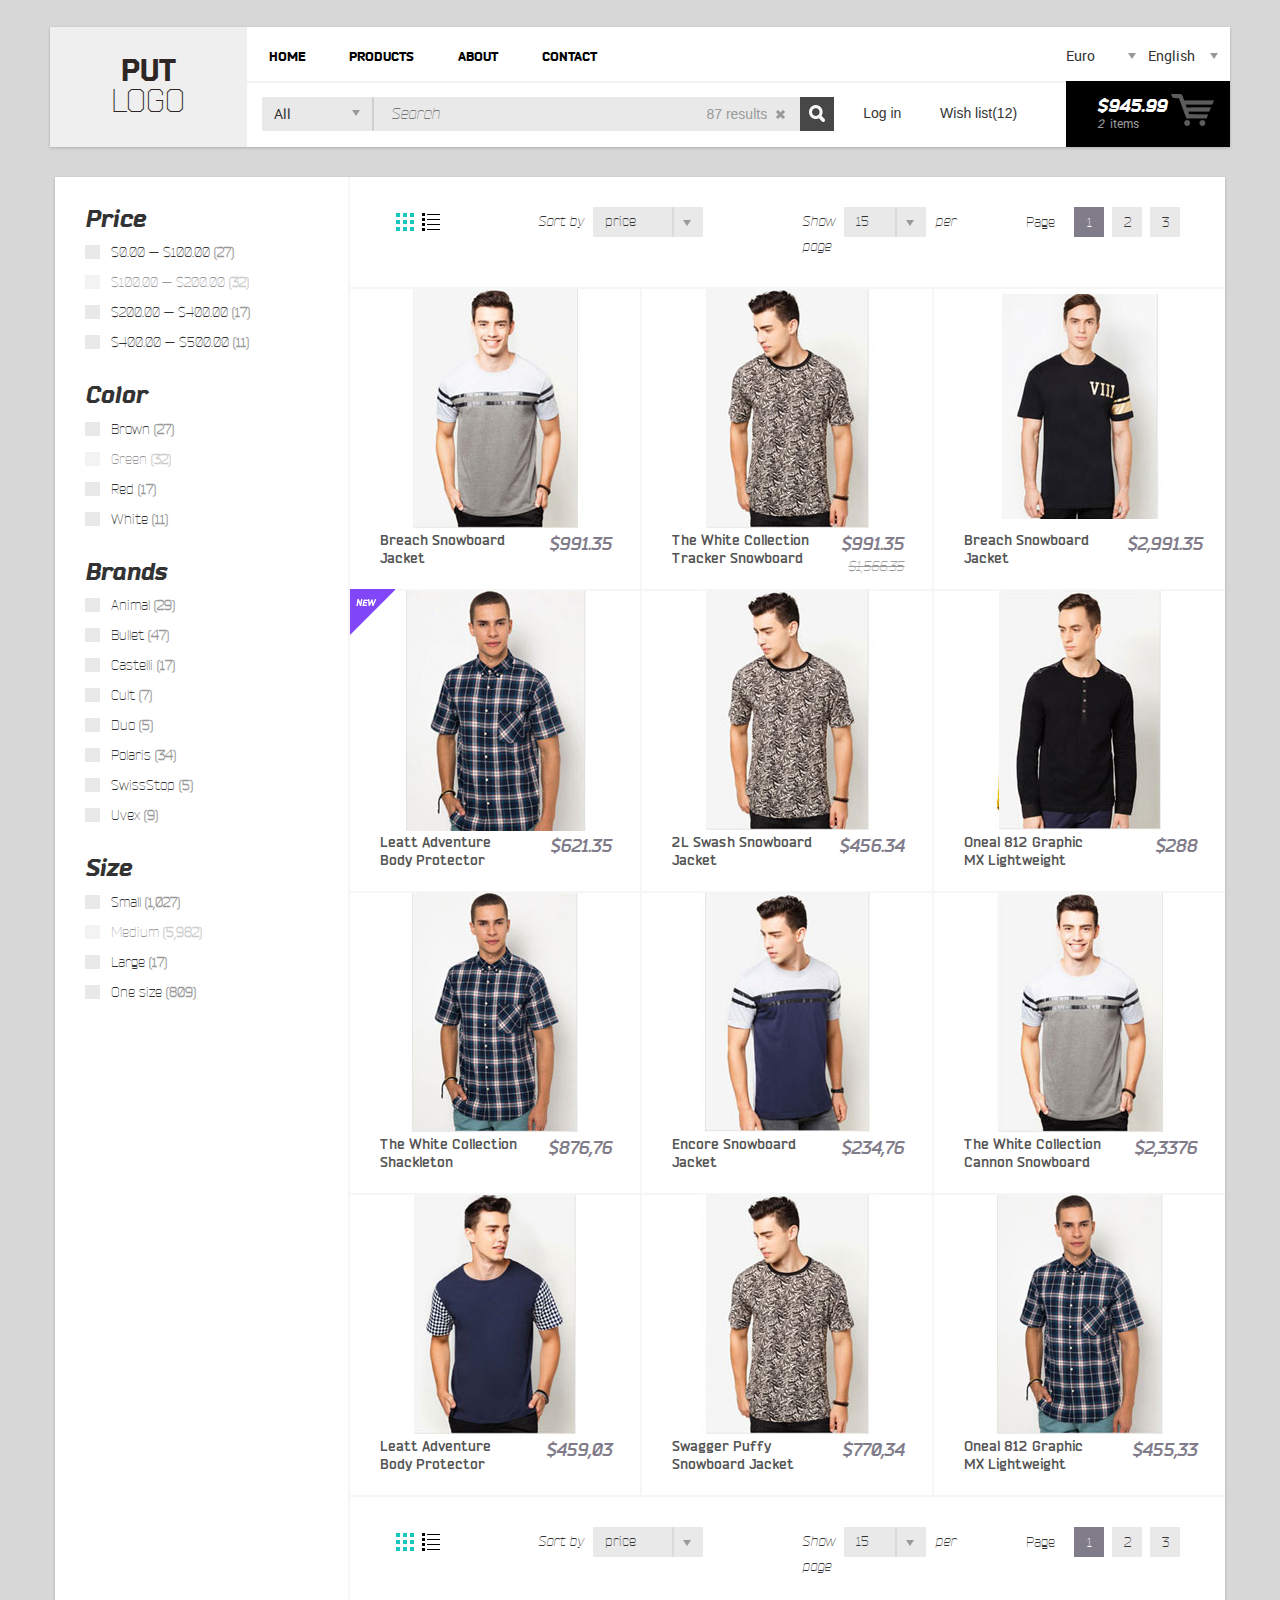
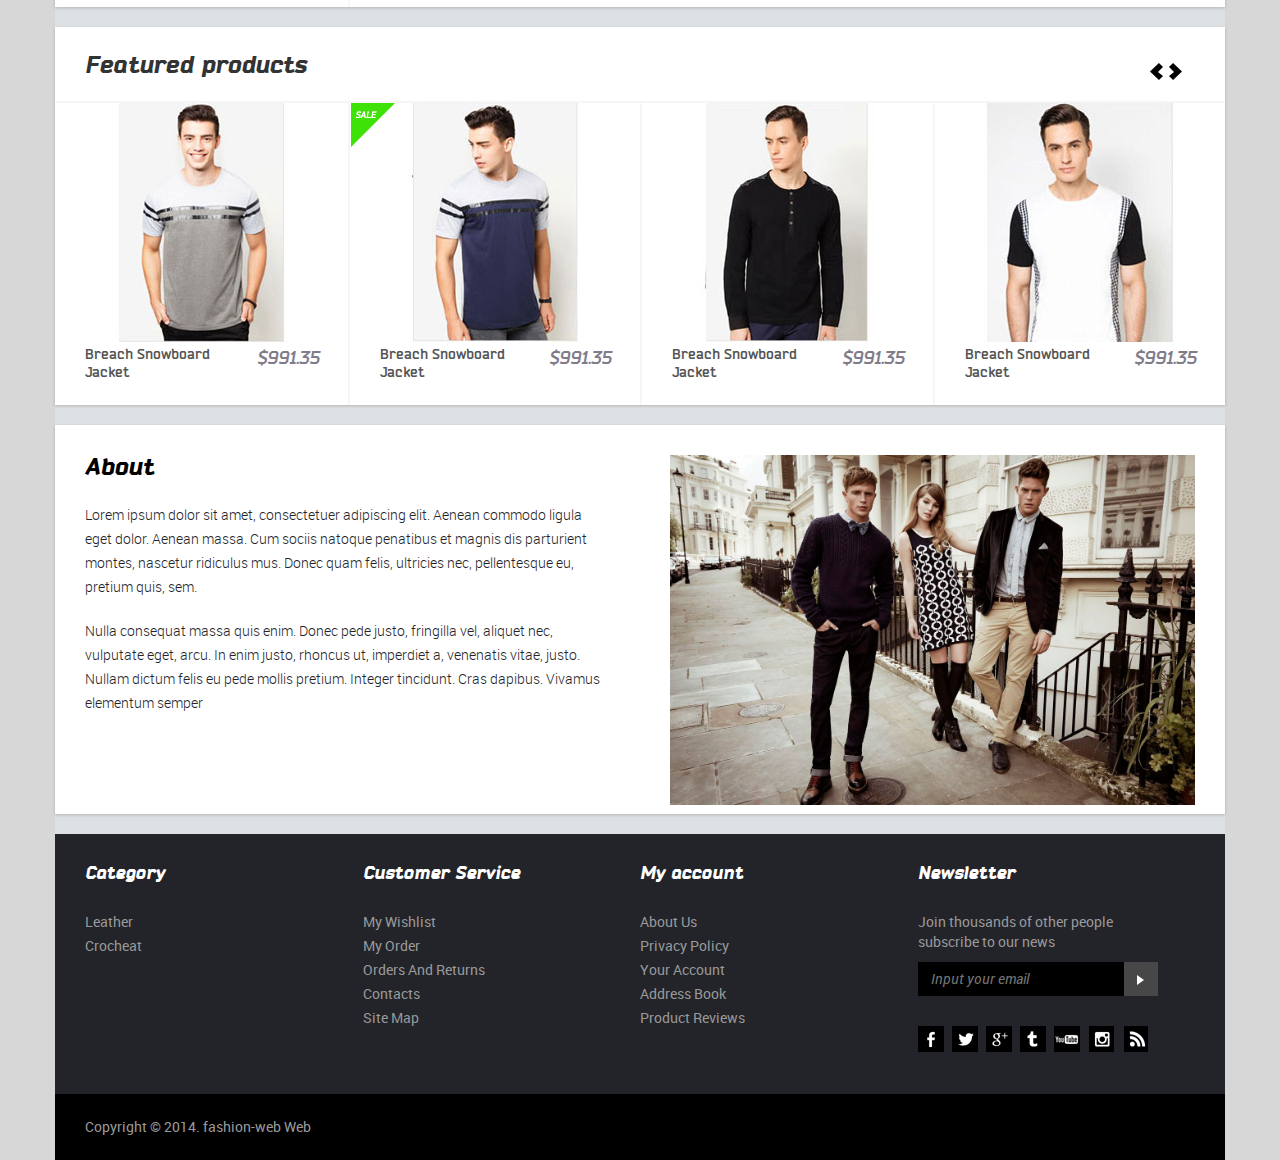
<file: mock/categories.html>
<!DOCTYPE html>
<html>
<head>
    <meta charset="UTF-8">
    <title>fashion-web Web | Categories</title>
    <meta http-equiv="X-UA-Compatible" content="IE=edge">
    <meta name="viewport" content="width=device-width, initial-scale=1">
    <link rel="stylesheet" href="css/bootstrap.css"/>
    <link rel="stylesheet" href="css/bootstrap-select.css"/>
    <link rel="stylesheet" href="css/mega-menu.css"/>
    <link rel="stylesheet" href="css/flexnav.css" />
    <link rel="stylesheet" href="css/style.css"/>
    <!--[if lt IE 9]><link rel="stylesheet" href="css/ie.css"/><![endif]-->
</head>
<body>
    <div class="main-layout row">

        <!-- HEADER start -->
        <header id="header">
      
                <div class="container header">
                    <nav class="navbar row" role="navigation">
                        <div class="col-md-2 col-sm-4 col-xs-6 header-logo">
                            <div class="navbar-header">
                                <a href="index.html" class="logo text-center">
                                    <strong>PUT</strong>
                                    <ins>LOGO</ins>
                                </a>
                            </div>
                        </div>
                        <div class="menu-trigger visible-xs col-sm-6 col-xs-6">
                            <div class="menu-trigger__inner">
                                <a href="#menu" class="hidden-lg custom-menu-trigger-selector">
                                    <img src="img/menu-trigger.png" alt=""/> Navigation
                                </a>
                            </div>
                        </div>
                        <div class="header-menu hidden-sm col-md-10 col-xs-6">
                            <div class="hidden-xs" id="header-nav">
                                <ul class="main-menu">

                                    <li><a href="index.html">Home</a></li>
                                    <li>
                                        <a href="categories.html">Products</a>
                                        <div>
                                            <div class="main-menu-column">
                                                <ul>
                                                    <li><a href="categories.html"><b><span class="img-prod"><img src="img/some_image.png"></span><span class="prod">Cateogry 1</span></b></a></li>
                                                    <li><a href="categories.html"><b><span class="img-prod"><img src="img/some_image.png"></span><span class="prod">Cateogry 2</span></b></a></li>
                                                    <li><a href="categories.html"><b><span class="img-prod"><img src="img/some_image.png"></span><span class="prod">Cateogry 3</span></b></a></li>
                                                    <li><a href="categories.html"><b><span class="img-prod"><img src="img/some_image.png"></span><span class="prod">Cateogry 4</span></b></a></li>
                                                </ul>
                                                <a href="#" class="link-more">view all &rarr;</a>
                                            </div>
                                            
                                        </div>
                                    </li>
                                    
                                  
                                    <li><a href="about.html">About</a></li>
                                    <li><a href="contact.html">Contact</a></li>
                                </ul>
                                <div class="change-local-wrapper">
                                    <div class="change-currency">
                                        <select class="select-currency selectpicker">
                                            <option value="euro">Euro</option>
                                            <option value="pound">Pound</option>
                                            <option value="dollar">US Dollar</option>
                                        </select>
                                    </div>
                                    <div class="change-language">
                                        <select class="select-language selectpicker">
                                            <option value="en">English</option>
                                            <option value="ge">German</option>
                                            <option value="sp">Spain</option>
                                            <option value="ru">Russian</option>
                                        </select>
                                    </div>
                                </div>
                                <div class="clear"></div>
                            </div>
                            <div class="search-panel__wrapper">
                                <div class="search-panel col-md-10 col-sm-8 hidden-xs">
                                    <div class="search-panel__inner">
                                        <div class="gender-select">
                                            <select class="selectpicker">
                                                <option>All</option>
                                                <option>Men</option>
                                                <option>Women</option>
                                                <option>Accessories</option>
                                                <option>Sale</option>
                                                <option>Brands</option>
                                                <option>Articles</option>
                                                <option>Elements</option>
                                              </select>
                                        </div>
                                        <div class="search-field col-md-7">
                                            <input type="text" placeholder="Search"/>
                                            <div class="search-results">
                                                <div class="search-results__wrapper">
                                                    <span>87</span> results <span class="clear-results"></span>
                                                </div>
                                            </div>
                                            <div class="search-button__wrapper">
                                                <button class="search-button" type="submit">
                                                    <i class="search-button-icon"></i>
                                                </button>
                                            </div>
                                        </div>
                                        <div class="more-links">
                                            <a class="login-panel" href="login.html">Log in</a>
                                            <a class="wish-list" href="#">Wish list(<span>12</span>)</a>
                                        </div>
                                    </div>
                                </div>
                                <div class="widget-cart col-md-2 col-xs-12">
                                    <a href="#" class="dropdown-toggle items-cart" data-toggle="dropdown">
                                        <div class="items-cart__inner">
                                            <span class="cart-amount">$945.99</span>
                                            <span class="items-counter"><i class="num-counter">2</i>&nbsp; items</span>
                                            <div class="cart-icon"></div>
                                        </div>
                                    </a>
                                    <ul class="dropdown-menu cart-dropdown">  
                                        <li class="title"><h5>Your Shopping Cart</h5></li>
                                        <li class="product-list">
                                            <div class="col-md-8 col-sm-8 col-xs-8">
                                                <a href="cart.html">Boom Snowboard Jacket</a>
                                            </div>
                                            <div class="col-md-2 col-sm-2 col-xs-2">
                                                <span>$21.00</span>
                                            </div>
                                            <div class="col-md-2 col-sm-2 col-xs-2">
                                                <a href="#" class=""><span class="glyphicon glyphicon-remove"></span></a>
                                            </div>
                                        </li>
                                        <li class="product-list">
                                            <div class="col-md-8 col-sm-8 col-xs-8">
                                                <a href="cart.html">Helium Insulator Sno ...</a>
                                            </div>
                                            <div class="col-md-2 col-sm-2 col-xs-2">
                                                <span>$21.00</span>
                                            </div>
                                            <div class="col-md-2 col-sm-2 col-xs-2">
                                                <a href="#" class=""><span class="glyphicon glyphicon-remove"></span></a>
                                            </div>
                                        </li>
                                        <li class="product-list">
                                            <div class="col-md-8 col-sm-8 col-xs-8">
                                                <a href="cart.html">2L GORE-TEX® Murdoc ...</a>
                                            </div>
                                            <div class="col-md-2 col-sm-2 col-xs-2">
                                                <span>$21.00</span>
                                            </div>
                                            <div class="col-md-2 col-sm-2 col-xs-2">
                                                <a href="#" class=""><span class="glyphicon text-right glyphicon-remove"></span></a>
                                            </div>
                                        </li>
                                        <li class="cart-button">
                                            <a href="cart.html" class="btn btn-primary">View cart</a>
                                        </li>
                                    </ul>
                                </div>
                            </div>
                        </div>

                        <!-- Header for tablet -->
                            <div class="col-sm-8 header-tablet visible-sm hidden-xs hidden-md hidden-lg">
                                <div class="row">
                                    <div class="catalog-tablet-menu col-sm-3">
                                       <ul data-breakpoint="768" class="flexnav one-page with-js opacity lg-screen">
                                        <li class="item-with-ul catalog-dropdown"><a class="catalog-btn" href="#">Navigation</a>
                                          <ul style="display: block;" class="">
                                            <li><a href="index.html">Home</a></li>
                                            <li class="item-with-ul"><a href="categories.html">Products</a>
                                              <ul style="display: none;" class="">
                                                <li><a href="category.html">Category 1</a></li>
                                                <li><a href="category.html">Category 2</a></li>
                                                <li><a href="category.html">Category 3</a></li>
                                              </ul>
                                            <li><a href="about.html">About</a></li>
                                            <li><a href="contact.html">Contact</a></li>
                                            
                                          </ul>
                                        </li>
                                      </ul>
                                    </div>
                                    <div class="widget-cart col-sm-3 col-xs-3">
                                        <a href="#" class="dropdown-toggle items-cart" data-toggle="dropdown">
                                            <div class="items-cart__inner">
                                                <span class="cart-amount">$945.99</span>
                                                <span class="items-counter"><i class="num-counter">2</i>&nbsp; items</span>
                                                <div class="cart-icon"></div>
                                            </div>
                                        </a>
                                        <ul class="dropdown-menu cart-dropdown">  
                                            <li class="title"><h5>Your Shopping Cart</h5></li>
                                            <li class="product-list">
                                                <div class="col-md-8 col-sm-8 col-xs-8">
                                                    <a href="product.html">Boom Snowboard Jacket</a>
                                                </div>
                                                <div class="col-md-2 col-sm-2 col-xs-2">
                                                    <span>$21.00</span>
                                                </div>
                                                <div class="col-md-2 col-sm-2 col-xs-2">
                                                    <a href="#" class=""><span class="glyphicon glyphicon-remove"></span></a>
                                                </div>
                                            </li>
                                            <li class="product-list">
                                                <div class="col-md-8 col-sm-8 col-xs-8">
                                                    <a href="product.html">Helium Insulator Sno ...</a>
                                                </div>
                                                <div class="col-md-2 col-sm-2 col-xs-2">
                                                    <span>$21.00</span>
                                                </div>
                                                <div class="col-md-2 col-sm-2 col-xs-2">
                                                    <a href="#" class=""><span class="glyphicon glyphicon-remove"></span></a>
                                                </div>
                                            </li>
                                            <li class="product-list">
                                                <div class="col-md-8 col-sm-8 col-xs-8">
                                                    <a href="product.html">2L GORE-TEX® Murdoc ...</a>
                                                </div>
                                                <div class="col-md-2 col-sm-2 col-xs-2">
                                                    <span>$21.00</span>
                                                </div>
                                                <div class="col-md-2 col-sm-2 col-xs-2">
                                                    <a href="#" class=""><span class="glyphicon text-right glyphicon-remove"></span></a>
                                                </div>
                                            </li>
                                            <li class="cart-button">
                                                <a href="#" class="btn btn-primary">View cart</a>
                                            </li>
                                        </ul>
                                    </div>
                                    <div class="change-local-wrapper col-sm-3">
                                        <div class="change-currency">
                                            <select class="select-currency selectpicker">
                                                <option value="euro">Euro</option>
                                                <option value="pound">Pound</option>
                                                <option value="dollar">US Dollar</option>
                                            </select>
                                        </div>
                                        <div class="change-language">
                                            <select class="select-language selectpicker">
                                                <option value="en">English</option>
                                                <option value="ge">German</option>
                                                <option value="sp">Spain</option>
                                                <option value="ru">Russian</option>
                                            </select>
                                        </div>
                                    </div>
                                    <div class="col-sm-3 more-links">
                                            <a class="login-panel" href="login.html">Log in</a>
                                            <a class="wish-list" href="01_superduper_home_6.html">Wish list(<span>12</span>)</a>
                                        </div>
                                    
                                </div>
                                <div class="row">
                                    <div class="search-panel hidden-xs">
                                        
                                        <div class="search-panel__inner">
                                           
                                            <div class="search-field  col-sm-12">
                                                <input type="text" placeholder="I want ____"/>
                                                <div class="search-results">
                                                    <div class="search-results__wrapper">
                                                        <span>87</span> results <span class="clear-results"></span>
                                                    </div>
                                                </div>
                                                <div class="search-button__wrapper">
                                                    <button class="search-button" type="submit">
                                                        <i class="search-button-icon"></i>
                                                    </button>
                                                </div>
                                            </div>
                                        </div>
                                        
                                    </div>
                                </div>
                            </div>
                        <!-- Header for tablet -->
                    </nav>
                  
                </div>

        </header>        
        <!-- HEADER end -->

        <!-- CONTENT start -->
        <div class="container content internal-pages">
            <div class="product-catalog row">
                <div class="col-md-3 col-xs-12 col-sm-3 col-lg-3 catalog-items">
                    <div class="price">
                        <h2>Price</h2>
                        <ul>
                            <li>
                                <label class="checkbox"><input class="css-checkbox" type="checkbox" checked><label for="demo_box_1" name="demo_lbl_1" class="css-label"><span>$0.00 — $100.00 <b>(27)</b></span></label></label>
                            </li>
                            <li class="disabled">
                                <label class="checkbox"><input class="css-checkbox" type="checkbox" checked="" disabled><label for="demo_box_2" name="demo_lbl_2" class="css-label"><span>$100.00 — $200.00 <b>(32)</b></span></label></label>
                            </li>
                            <li>
                                <label class="checkbox"><input class="css-checkbox" type="checkbox" checked=""><label for="demo_box_3" name="demo_lbl_3" class="css-label"><span>$200.00 — $400.00 <b>(17)</b></span></label></label>
                            </li>
                            <li>
                                <label class="checkbox"><input class="css-checkbox" type="checkbox" checked="checked"><label for="demo_box_4" name="demo_lbl_4" class="css-label"><span>$400.00 — $500.00 <b>(11)</b></span></label></label>
                            </li>
                        </ul>
                    </div>
                    <div class="color">
                        <h2>Color</h2>
                        <ul>
                            <li>
                                <label class="checkbox"><input class="css-checkbox" type="checkbox" checked=""><label for="demo_box_5" name="demo_lbl_5" class="css-label"><span>Brown <b>(27)</b></span></label></label>
                            </li>
                            <li class="disabled">
                                <label class="checkbox"><input class="css-checkbox" type="checkbox" checked="" disabled><label for="demo_box_1" name="demo_lbl_6" class="css-label"><span>Green <b>(32)</b></span></label></label>
                            </li>
                            <li>
                                <label class="checkbox"><input class="css-checkbox" type="checkbox" checked><label for="demo_box_7" name="demo_lbl_7" class="css-label"><span>Red <b>(17)</b></span></label></label>
                            </li>
                            <li>
                                <label class="checkbox"><input class="css-checkbox" type="checkbox" checked=""><label for="demo_box_8" name="demo_lbl_8" class="css-label"><span>White <b>(11)</b></span></label></label>
                            </li>
                        </ul>
                    </div>
                    <div class="brands">
                        <h2>Brands</h2>
                        <ul>
                            <li>
                                <label class="checkbox"><input class="css-checkbox" type="checkbox" checked=""><label for="demo_box_5" name="demo_lbl_5" class="css-label"><span>Animal <b>(29)</b></span></label></label>
                            </li>
                            <li>
                                <label class="checkbox"><input class="css-checkbox" type="checkbox" checked=""><label for="demo_box_5" name="demo_lbl_5" class="css-label"><span>Bullet <b>(47)</b></span></label></label>
                            </li>                            
                            <li>
                                <label class="checkbox"><input class="css-checkbox" type="checkbox" checked=""><label for="demo_box_5" name="demo_lbl_5" class="css-label"><span>Castelli <b>(17)</b></span></label></label>
                            </li>                            
                            <li>
                                <label class="checkbox"><input class="css-checkbox" type="checkbox" checked=""><label for="demo_box_5" name="demo_lbl_5" class="css-label"><span>Cult <b>(7)</b></span></label></label>
                            </li>                            
                            <li>
                                <label class="checkbox"><input class="css-checkbox" type="checkbox" checked=""><label for="demo_box_5" name="demo_lbl_5" class="css-label"><span>Duo <b>(5)</b></span></label></label>
                            </li>                           
                            <li>
                                <label class="checkbox"><input class="css-checkbox" type="checkbox" checked=""><label for="demo_box_5" name="demo_lbl_5" class="css-label"><span>Polaris <b>(34)</b></span></label></label>
                            </li>                            
                            <li>
                                <label class="checkbox"><input class="css-checkbox" type="checkbox" checked=""><label for="demo_box_5" name="demo_lbl_5" class="css-label"><span>SwissStop <b>(5)</b></span></label></label>
                            </li>                            
                            <li>
                                <label class="checkbox"><input class="css-checkbox" type="checkbox" checked=""><label for="demo_box_5" name="demo_lbl_5" class="css-label"><span>Uvex <b>(9)</b></span></label></label>
                            </li>                            
                        </ul>
                    </div>
                    <div class="size">
                        <h2>Size</h2>
                        <ul>
                            <li>
                                <label class="checkbox"><input class="css-checkbox" type="checkbox" checked=""><label for="demo_box_5" name="demo_lbl_5" class="css-label"><span>Small <b>(1,027)</b></span></label></label>
                            </li>
                            <li class="disabled">
                                <label class="checkbox"><input class="css-checkbox" type="checkbox" checked="" disabled><label for="demo_box_1" name="demo_lbl_6" class="css-label"><span>Medium <b>(5,982)</b></span></label></label>
                            </li>
                            <li>
                                <label class="checkbox"><input class="css-checkbox" type="checkbox" checked><label for="demo_box_7" name="demo_lbl_7" class="css-label"><span>Large <b>(17)</b></span></label></label>
                            </li>
                            <li>
                                <label class="checkbox"><input class="css-checkbox" type="checkbox" checked=""><label for="demo_box_8" name="demo_lbl_8" class="css-label"><span>One size <b>(809)</b></span></label></label>
                            </li>
                        </ul>
                    </div>
                </div>
                <div class="col-md-9 col-xs-12 col-sm-9 col-lg-9 catalog">
                    <div class="row filter">
                        <div class="col-md-3 col-xs-6 col-lg-3">
                            <div class="view-prod">
                                <a href="04_superduper_category.html" class="view-prod-table active"></a>
                                <a href="05_superduper_category.html" class="view-prod-row"></a>
                            </div>
                        </div>
                        <div class="col-md-3 col-xs-6 col-lg-3">
                            <div class="sort-by">
                                <span class="">Sort by</span>
                                <select class="selectpicker">
                                    <option value="">price</option>
                                    <option value="">price</option>
                                    <option value="">price</option>
                                    <option value="">price</option>
                                    <option value="">price</option>
                                </select>
                            </div>
                        </div>
                        <div class="col-md-3 col-xs-4 col-lg-3">
                            <div class="show">
                                <span class="">Show</span>
                                <select class="selectpicker">
                                    <option value="">15</option>
                                    <option value="">30</option>
                                    <option value="">50</option>
                                    <option value="">100</option>
                                    <option value="">All</option>
                                </select>
                                <span class="per-page">per page</span>
                            </div>
                        </div>
                        <div class="col-md-3 col-xs-8 col-lg-3">
                            <div class="pagination">
                                <span class="">Page</span>
                                <ul>
                                    <li><a class="active" href="#">1</a></li>
                                    <li><a href="#">2</a></li>
                                    <li><a href="#">3</a></li>
                                </ul>
                            </div>
                        </div>
                    </div>
                    <div class="row">
                        <div class="catalog-item col-sm-12 col-lg-4 col-xs-12 col-md-4">
                            <a href="product.html">
                                <div class="item-image">
                                    <img src="img/products/img-5.jpg" alt=""/>
                                </div>
                                <div class="item-description">
                                    <div class="item-title text-left">
                                        Breach Snowboard Jacket
                                    </div>
                                    <div class="item-price text-right">
                                        $991.35
                                    </div>
                                </div>
                            </a>
                        </div>
                        <div class="catalog-item col-sm-12 col-lg-4 col-xs-12 col-md-4">
                            <a href="product.html">
                                <div class="item-image">
                                    <img src="img/products/img-3.jpg" alt=""/>
                                </div>
                                <div class="item-description">
                                    <div class="item-title text-left">
                                        The White Collection Tracker Snowboard
                                    </div>
                                    <div class="item-price text-right">
                                        $991.35
                                        <div class="first-price text-right">$1,566.35</div>
                                    </div>
                                </div>
                            </a>
                        </div>
                        <div class="catalog-item col-sm-12 col-lg-4 col-xs-12 col-md-4">
                            <a href="product.html">
                                <div class="item-image">
                                    <img src="img/products/img-26.jpg" alt=""/>
                                </div>
                                <div class="item-description">
                                    <div class="item-title text-left">
                                        Breach Snowboard Jacket
                                    </div>
                                    <div class="item-price text-right">
                                        $2,991.35
                                    </div>
                                </div>
                            </a>
                        </div>
                    </div>
                    <div class="row">
                        <div class="catalog-item col-sm-12 col-lg-4 col-xs-12 col-md-4">
                            <a href="product.html">
                                <div class="item-image">
                                    <i class="item-label new"></i>
                                    <img src="img/catalog-item.jpg" alt=""/>
                                </div>
                                <div class="item-description">
                                    <div class="item-title text-left">
                                        Leatt Adventure Body Protector 
                                    </div>
                                    <div class="item-price text-right">
                                        $621.35
                                    </div>
                                </div>
                            </a>
                        </div>
                        <div class="catalog-item col-sm-12 col-lg-4 col-xs-12 col-md-4">
                            <a href="product.html">
                                <a href="product.html">
                                <div class="item-image">
                                    <img src="img/products/img-7.jpg" alt=""/>
                                </div>
                                <div class="item-description">
                                    <div class="item-title text-left">
                                        2L Swash Snowboard Jacket
                                    </div>
                                    <div class="item-price text-right">
                                        $456.34
                                    </div>
                                </div>
                            </a>
                        </div>
                        <div class="catalog-item col-sm-12 col-lg-4 col-xs-12 col-md-4">
                            <a href="#">
                                <div class="item-image">
                                    <img src="img/products/img-44.jpg" alt=""/>
                                </div>
                                <div class="item-description">
                                    <div class="item-title text-left">
                                        Oneal 812 Graphic MX Lightweight
                                    </div>
                                    <div class="item-price text-right">
                                        $288
                                    </div>
                                </div>
                            </a>
                        </div>
                    </div>
                    <div class="row">
                        <div class="catalog-item col-sm-12 col-lg-4 col-xs-12 col-md-4">
                            <a href="#">
                                <div class="item-image">
                                    <img src="img/products/img-49.jpg" alt=""/>
                                </div>
                                <div class="item-description">
                                    <div class="item-title text-left">
                                        The White Collection Shackleton 
                                    </div>
                                    <div class="item-price text-right">
                                        $876,76
                                    </div>
                                </div>
                            </a>
                        </div>
                        <div class="catalog-item col-sm-12 col-lg-4 col-xs-12 col-md-4">
                            <a href="#">
                                <div class="item-image">
                                    <img src="img/products/img-45.jpg" alt=""/>
                                </div>
                                <div class="item-description">
                                    <div class="item-title text-left">
                                        Encore Snowboard Jacket
                                    </div>
                                    <div class="item-price text-right">
                                        $234,76
                                    </div>
                                </div>
                            </a>
                        </div>
                        <div class="catalog-item col-sm-12 col-lg-4 col-xs-12 col-md-4">
                            <a href="#">
                                <div class="item-image">
                                    <img src="img/products/img-46.jpg" alt=""/>
                                </div>
                                <div class="item-description">
                                    <div class="item-title text-left">
                                        The White Collection Cannon Snowboard Jacket
                                    </div>
                                    <div class="item-price text-right">
                                        $2,3376
                                    </div>
                                </div>
                            </a>
                        </div>
                    </div>
                    <div class="row">
                        <div class="catalog-item col-sm-12 col-lg-4 col-xs-12 col-md-4">
                            <a href="#">
                                <div class="item-image">
                                    <img src="img/products/img-47.jpg" alt=""/>
                                </div>
                                <div class="item-description">
                                    <div class="item-title text-left">
                                        Leatt Adventure Body Protector 
                                    </div>
                                    <div class="item-price text-right">
                                        $459,03
                                    </div>
                                </div>
                            </a>
                        </div>
                        <div class="catalog-item col-sm-12 col-lg-4 col-xs-12 col-md-4">
                            <a href="#">
                                <div class="item-image">
                                    <img src="img/products/img-48.jpg" alt=""/>
                                </div>
                                <div class="item-description">
                                    <div class="item-title text-left">
                                        Swagger Puffy Snowboard Jacket
                                    </div>
                                    <div class="item-price text-right">
                                        $770,34
                                    </div>
                                </div>
                            </a>
                        </div>
                        <div class="catalog-item col-sm-12 col-lg-4 col-xs-12 col-md-4">
                            <a href="#">
                                <div class="item-image">
                                    <img src="img/products/img-49.jpg" alt=""/>
                                </div>
                                <div class="item-description">
                                    <div class="item-title text-left">
                                        Oneal 812 Graphic MX Lightweight
                                    </div>
                                    <div class="item-price text-right">
                                        $455,33
                                    </div>
                                </div>
                            </a>
                        </div>
                    </div>
                    <div class="row filter bottom">
                        <div class="col-md-3 col-xs-6 col-lg-3">
                            <div class="view-prod">
                                <a href="04_superduper_category.html" class="view-prod-table active"></a>
                                <a href="05_superduper_category.html" class="view-prod-row"></a>
                            </div>
                        </div>
                        <div class="col-md-3 col-xs-6 col-lg-3">
                            <div class="sort-by">
                                <span class="">Sort by</span>
                                <select class="selectpicker">
                                    <option value="">price</option>
                                    <option value="">price</option>
                                    <option value="">price</option>
                                    <option value="">price</option>
                                    <option value="">price</option>
                                </select>
                            </div>
                        </div>
                        <div class="col-md-3 col-xs-4 col-lg-3">
                            <div class="show">
                                <span class="">Show</span>
                                <select class="selectpicker">
                                    <option value="">15</option>
                                    <option value="">30</option>
                                    <option value="">50</option>
                                    <option value="">100</option>
                                    <option value="">All</option>
                                </select>
                                <span class="per-page">per page</span>
                            </div>
                        </div>
                        <div class="col-md-3 col-xs-8 col-lg-3">
                            <div class="pagination">
                                <span class="">Page</span>
                                <ul>
                                    <li><a class="active" href="#">1</a></li>
                                    <li><a href="#">2</a></li>
                                    <li><a href="#">3</a></li>
                                </ul>
                            </div>
                        </div>
                    </div>
                </div>
            </div>

         
            
            <!-- FEATURED PRODUCTS  START -->
            <!-- featured products catalog lg [start] -->
            <div class="product-catalog row visible-lg hidden-sm hidden-xs hidden-md featured-products carousel slide" id="featured-products-catalog-lg">
                <div class="product-catalog__header">
                    <h2>Featured products

                        <ul class="slider-navigation">
                            <li class="arrow prev" data-slide="prev" href="#featured-products-catalog-lg"></li>
                            <li class="right arrow next" data-slide="next" href="#featured-products-catalog-lg"></li>
                        </ul>
                    </h2>
                </div>

                <div class="carousel-inner">
                    <div class="active item">
                        <div class="catalog-item col-md-3 col-sm-6 col-xs-12">
                            <a href="product.html">
                                <div class="item-image">
                                <img src="img/products/img-14.jpg" alt=""/>
                                </div>
                                <div class="item-description">
                                    <div class="item-title text-left">
                                        Breach Snowboard Jacket
                                    </div>
                                    <div class="item-price text-right">
                                        $991.35
                                    </div>
                                </div>
                            </a>
                        </div>
                        <div class="catalog-item col-md-3 col-sm-6 col-xs-12">
                            <a href="product.html">
                                <div class="item-image">
                                    <i class="item-label sale"></i>
                                <img src="img/products/img-15.jpg" alt=""/>
                                </div>
                                <div class="item-description">
                                    <div class="item-title text-left">
                                        Breach Snowboard Jacket
                                    </div>
                                    <div class="item-price text-right">
                                        $991.35
                                    </div>
                                </div>
                            </a>
                        </div>
                        <div class="catalog-item col-md-3 col-sm-6 col-xs-12">
                            <a href="product.html">
                                <div class="item-image">
                                <img src="img/products/img-16.jpg" alt=""/>
                                </div>
                                <div class="item-description">
                                    <div class="item-title text-left">
                                        Breach Snowboard Jacket
                                    </div>
                                    <div class="item-price text-right">
                                        $991.35
                                    </div>
                                </div>
                            </a>
                        </div>
                        <div class="catalog-item col-md-3 col-sm-6 col-xs-12">
                            <a href="product.html">
                                <div class="item-image">
                                <img src="img/products/img-17.jpg" alt=""/>
                                </div>
                                <div class="item-description">
                                    <div class="item-title text-left">
                                        Breach Snowboard Jacket
                                    </div>
                                    <div class="item-price text-right">
                                        $991.35
                                    </div>
                                </div>
                            </a>
                        </div>
                    </div>
                    <div class="item">
                        <div class="catalog-item col-md-3 col-sm-6 col-xs-12">
                            <a href="product.html">
                                <div class="item-image">
                                <img src="img/products/img-11.jpg" alt=""/>
                                </div>
                                <div class="item-description">
                                    <div class="item-title text-left">
                                        Breach Snowboard Jacket
                                    </div>
                                    <div class="item-price text-right">
                                        $991.35
                                    </div>
                                </div>
                            </a>
                        </div>
                        <div class="catalog-item col-md-3 col-sm-6 col-xs-12">
                            <a href="product.html">
                                <div class="item-image">
                                <img src="img/products/img-12.jpg" alt=""/>
                                </div>
                                <div class="item-description">
                                    <div class="item-title text-left">
                                        Breach Snowboard Jacket
                                    </div>
                                    <div class="item-price text-right">
                                        $991.35
                                    </div>
                                </div>
                            </a>
                        </div>
                        <div class="catalog-item col-md-3 col-sm-6 col-xs-12">
                            <a href="product.html">
                                <div class="item-image">
                                <img src="img/products/img-13.jpg" alt=""/>
                                </div>
                                <div class="item-description">
                                    <div class="item-title text-left">
                                        Breach Snowboard Jacket
                                    </div>
                                    <div class="item-price text-right">
                                        $991.35
                                    </div>
                                </div>
                            </a>
                        </div>
                        <div class="catalog-item col-md-3">
                            <a href="product.html"></a>
                            <div class="item-image">
                                <img src="img/products/img-14.jpg" alt=""/>
                            </div>
                            <div class="item-description">
                                <div class="item-title text-left">
                                    Breach Snowboard Jacket
                                </div>
                                <div class="item-price text-right">
                                    $991.35
                                </div>
                            </div>
                            </a>
                        </div>
                    </div>
                  </div>
            </div>
            <!-- [end]  featured products catalog -->

            <!-- featured products catalog md [start] -->
            <div class="product-catalog row visible-md featured-products carousel slide" id="featured-products-catalog-md">
                <div class="product-catalog__header">
                    <h2>Featured products
                        <ul class="slider-navigation">
                            <li class="arrow prev" data-slide="prev" href="#featured-products-catalog-md"></li>
                            <li class="right arrow next" data-slide="next" href="#featured-products-catalog-md"></li>
                        </ul>
                    </h2>
                </div>

                <div class="carousel-inner">
                    <div class="active item">
                        <div class="catalog-item col-md-4">
                            <a href="product.html">
                                <div class="item-image">
                                <img src="img/products/img-14.jpg" alt=""/>
                                </div>
                                <div class="item-description">
                                    <div class="item-title text-left">
                                        Breach Snowboard Jacket
                                    </div>
                                    <div class="item-price text-right">
                                        $991.35
                                    </div>
                                </div>
                            </a>
                        </div>
                        <div class="catalog-item col-md-4">
                            <a href="product.html">
                                <div class="item-image">
                                    <i class="item-label sale"></i>
                                <img src="img/products/img-15.jpg" alt=""/>
                                </div>
                                <div class="item-description">
                                    <div class="item-title text-left">
                                        Breach Snowboard Jacket
                                    </div>
                                    <div class="item-price text-right">
                                        $991.35
                                    </div>
                                </div>
                            </a>
                        </div>
                        <div class="catalog-item col-md-4">
                            <a href="product.html">
                                <div class="item-image">
                                <img src="img/products/img-16.jpg" alt=""/>
                                </div>
                                <div class="item-description">
                                    <div class="item-title text-left">
                                        Breach Snowboard Jacket
                                    </div>
                                    <div class="item-price text-right">
                                        $991.35
                                    </div>
                                </div>
                            </a>
                        </div>
                    </div>
                    <div class="item">
                        <div class="catalog-item col-md-4">
                            <a href="product.html">
                                <div class="item-image">
                                <img src="img/products/img-17.jpg" alt=""/>
                                </div>
                                <div class="item-description">
                                    <div class="item-title text-left">
                                        Breach Snowboard Jacket
                                    </div>
                                    <div class="item-price text-right">
                                        $991.35
                                    </div>
                                </div>
                            </a>    
                        </div>
                        <div class="catalog-item col-md-4">
                            <a href="product.html">
                                <div class="item-image">
                                    <img src="img/catalog-item.jpg" alt=""/>
                                </div>
                                <div class="item-description">
                                    <div class="item-title text-left">
                                        Breach Snowboard Jacket
                                    </div>
                                    <div class="item-price text-right">
                                        $991.35
                                    </div>
                                </div>
                            </a>
                        </div>
                        <div class="catalog-item col-md-4">
                            <a href="product.html">
                                <div class="item-image">
                                <img src="img/products/img-10.jpg" alt=""/>
                                </div>
                                <div class="item-description">
                                    <div class="item-title text-left">
                                        Breach Snowboard Jacket
                                    </div>
                                    <div class="item-price text-right">
                                        $991.35
                                    </div>
                                </div>
                            </a>
                        </div>
                    </div>


                </div>
            </div>
            <!-- [end]  featured products catalog -->

            <!-- featured products catalog sm [start] -->
            <div class="product-catalog row visible-sm featured-products carousel slide" id="featured-products-catalog-sm">
                <div class="product-catalog__header">
                    <h2>Featured products
                        <ul class="slider-navigation">
                            <li class="arrow prev" data-slide="prev" href="#featured-products-catalog-sm"></li>
                            <li class="right arrow next" data-slide="next" href="#featured-products-catalog-sm"></li>
                        </ul>
                    </h2>
                </div>

                <div class="carousel-inner">
                    <div class="active item">
                        <div class="catalog-item col-sm-6">
                            <a href="product.html">
                            <div class="item-image">
                                <img src="img/products/img-14.jpg" alt=""/>
                            </div>
                            <div class="item-description">
                                <div class="item-title text-left">
                                    Breach Snowboard Jacket
                                </div>
                                <div class="item-price text-right">
                                    $991.35
                                </div>
                            </div>
                            </a>
                        </div>
                        <div class="catalog-item col-sm-6">
                            <a href="product.html">
                            <div class="item-image">
                                <i class="item-label hot"></i>
                                <img src="img/products/img-15.jpg" alt=""/>
                            </div>
                            <div class="item-description">
                                <div class="item-title text-left">
                                    Breach Snowboard Jacket
                                </div>
                                <div class="item-price text-right">
                                    $991.35
                                </div>
                            </div>
                            </a>
                        </div>
                    </div>
                    <div class="item">
                        <div class="catalog-item col-sm-6">
                            <a href="product.html">
                            <div class="item-image">
                                <img src="img/products/img-16.jpg" alt=""/>
                            </div>
                            <div class="item-description">
                                <div class="item-title text-left">
                                    Breach Snowboard Jacket
                                </div>
                                <div class="item-price text-right">
                                    $991.35
                                </div>
                            </div>
                            </a>
                        </div>
                        <div class="catalog-item col-sm-6">
                            <a href="product.html">
                            <div class="item-image">
                                <i class="item-label hot"></i>
                                <img src="img/products/img-17.jpg" alt=""/>
                            </div>
                            <div class="item-description">
                                <div class="item-title text-left">
                                    Breach Snowboard Jacket
                                </div>
                                <div class="item-price text-right">
                                    $991.35
                                </div>
                            </div>
                            </a>
                        </div>
                    </div>
                    <div class="item">
                        <div class="catalog-item col-sm-6">
                            <a href="product.html">
                            <div class="item-image">
                                <img src="img/products/img-11.jpg" alt=""/>
                            </div>
                            <div class="item-description">
                                <div class="item-title text-left">
                                    Breach Snowboard Jacket
                                </div>
                                <div class="item-price text-right">
                                    $991.35
                                </div>
                            </div>
                            </a>
                        </div>
                        <div class="catalog-item col-sm-6">
                            <a href="product.html">
                            <div class="item-image">
                                <i class="item-label hot"></i>
                                <img src="img/products/img-12.jpg" alt=""/>
                            </div>
                            <div class="item-description">
                                <div class="item-title text-left">
                                    Breach Snowboard Jacket
                                </div>
                                <div class="item-price text-right">
                                    $991.35
                                </div>
                            </div>
                            </a>
                        </div>
                    </div>
                    <div class="item">
                        <div class="catalog-item col-sm-6">
                            <a href="product.html">
                            <div class="item-image">
                                <img src="img/products/img-14.jpg" alt=""/>
                            </div>
                            <div class="item-description">
                                <div class="item-title text-left">
                                    Breach Snowboard Jacket
                                </div>
                                <div class="item-price text-right">
                                    $991.35
                                </div>
                            </div>
                            </a>
                        </div>
                        <div class="catalog-item col-sm-6">
                            <a href="product.html">
                            <div class="item-image">
                                <i class="item-label hot"></i>
                                <img src="img/products/img-15.jpg" alt=""/>
                            </div>
                            <div class="item-description">
                                <div class="item-title text-left">
                                    Breach Snowboard Jacket
                                </div>
                                <div class="item-price text-right">
                                    $991.35
                                </div>
                            </div>
                            </a>
                        </div>
                    </div>
                </div>
            </div>
            <!-- [end]  featured products catalog sm -->

            <!-- featured products catalog-xs [start] -->
            <div class="product-catalog row visible-xs featured-products carousel slide" id="featured-products-catalog-xs">
                <div class="product-catalog__header">
                    <h2>Featured products
                        <ul class="slider-navigation">
                            <li class="arrow prev" data-slide="prev"       href="#featured-products-catalog-xs"></li>
                            <li class="right arrow next" data-slide="next" href="#featured-products-catalog-xs"></li>
                        </ul>
                    </h2>
                </div>

                <div class="carousel-inner">
                    <div class="active item">
                        <div class="catalog-item col-xs-12">
                            <a href="product.html">
                            <div class="item-image">
                                <img src="img/products/img-14.jpg" alt=""/>
                            </div>
                            <div class="item-description">
                                <div class="item-title text-left">
                                    Breach Snowboard Jacket
                                </div>
                                <div class="item-price text-right">
                                    $991.35
                                </div>
                            </div>
                            </a>
                        </div>
                    </div>
                    <div class="item">
                        <div class="catalog-item col-xs-12">
                            <a href="product.html">
                            <div class="item-image">
                                <img src="img/products/img-15.jpg" alt=""/>
                            </div>
                            <div class="item-description">
                                <div class="item-title text-left">
                                    Breach Snowboard Jacket
                                </div>
                                <div class="item-price text-right">
                                    $991.35
                                </div>
                            </div>
                            </a>
                        </div>
                    </div>
                    <div class="item">
                        <div class="catalog-item col-xs-12">
                            <a href="product.html">
                            <div class="item-image">
                                <img src="img/products/img-16.jpg" alt=""/>
                            </div>
                            <div class="item-description">
                                <div class="item-title text-left">
                                    Breach Snowboard Jacket
                                </div>
                                <div class="item-price text-right">
                                    $991.35
                                </div>
                            </div>
                            </a>
                        </div>
                    </div>
                    <div class="item">
                        <div class="catalog-item col-xs-12">
                            <a href="product.html">
                            <div class="item-image">
                                <img src="img/products/img-17.jpg" alt=""/>
                            </div>
                            <div class="item-description">
                                <div class="item-title text-left">
                                    Breach Snowboard Jacket
                                </div>
                                <div class="item-price text-right">
                                    $991.35
                                </div>
                            </div>
                            </a>
                        </div>
                    </div>
                </div>
            </div>
            <!-- [end]  featured products catalog -->
            <!-- FEATURED PRODUCTS  END -->
            
           
            <div class="clearfix"></div>
             <!-- [start]  about -->
                <div class="row">
                    <section class="about-fashion-web">
                        <div class="about-fashion-web__inner">
                            <div class="info-col super-info">
                                <h2>About</h2>
                                <p>Lorem ipsum dolor sit amet, consectetuer adipiscing elit. Aenean commodo ligula eget dolor.
                                    Aenean massa. Cum sociis natoque penatibus et magnis dis parturient montes, nascetur ridiculus mus.
                                    Donec quam felis, ultricies nec, pellentesque eu, pretium quis, sem.
                                </p>
                                <p>
                                    Nulla consequat massa quis enim. Donec pede justo, fringilla vel,
                                    aliquet nec, vulputate eget, arcu. In enim justo, rhoncus ut,
                                    imperdiet a, venenatis vitae, justo. Nullam dictum felis eu pede mollis pretium.
                                    Integer tincidunt. Cras dapibus. Vivamus elementum semper
                                </p>
                            </div>
                            <div class="info-col super-info">
                            <img src="img/about.jpg">
                            </div>
                        
                        </div>
                    </section>
                </div>
                <!-- [end] about -->
            <div class="clearfix"></div>
            <!-- CONTENT end -->

            <!-- FOOTER start -->
                <div class="row">
                    <footer id="footer">
                        <div class="row">
                            <div class="footer-col col-md-3 col-sm-6 col-xs-12">
                                <nav role="footer-category">
                                    <h4>Category</h4>
                                    <ul>
                                        <li><a href="categories.html">Leather</a></li>
                                        <li><a href="categories.html">Crocheat</a></li>
                                    </ul>
                                </nav>
                            </div>

                            <div class="footer-col col-md-3 col-sm-6 col-xs-12">
                                <nav role="footer-customer-service">
                                    <h4>Customer Service</h4>
                                    <ul>
                                        <li><a href="#">My Wishlist</a></li>
                                        <li><a href="#">My Order</a></li>
                                        <li><a href="#">Orders And Returns</a></li>
                                        <li><a href="#">Contacts</a></li>
                                        <li><a href="#">Site Map</a></li>
                                    </ul>
                                </nav>
                            </div>
                            <div class="footer-col col-md-3 col-sm-6 col-xs-12">
                                <nav role="footer-my-account">
                                    <h4>My account</h4>
                                    <ul>
                                        <li><a href="about.html">About Us</a></li>
                                        <li><a href="#">Privacy Policy</a></li>
                                        <li><a href="#">Your Account</a></li>
                                        <li><a href="#">Address Book</a></li>
                                        <li><a href="#">Product Reviews</a></li>
                                    </ul>
                                </nav>
                            </div>
                            <div class="footer-col col-md-3 col-sm-6 col-xs-12">
                                <div class="newsletter">
                                    <h4>Newsletter</h4>
                                    <p>
                                        Join thousands of other people subscribe to our news
                                    </p>
                                    <div class="email-subscribe">
                                        <div class="field-wrapper">
                                            <input type="email" placeholder="Input your email"/>
                                            <button type="submit">
                                                <img alt="" src="[data-uri]" />
                                            </button>
                                        </div>
                                    </div>
                                    <div class="social-links">
                                        <ul>
                                            <li id="facebook"><a title="facebook" href="#"></a></li>
                                            <li id="twitter"><a title="twitter" href="#"></a></li>
                                            <li id="google-plus"><a title="google-plus" href="#"></a></li>
                                            <li id="tumblr"><a title="tumblr" href="#"></a></li>
                                            <li id="youtube"><a title="youtube" href="#"></a></li>
                                            <li id="instagram"><a title="instagram" href="#"></a></li>
                                            <li id="rss"><a title="rss" href="#"></a></li>
                                        </ul>
                                    </div>
                                </div>
                            </div>
                        </div>
                        <div class="footer-copyright">
                            <div class="footer-copyright__inner  col-xs-12 col-sm-12 col-md-12">
                                <div class="powered-by text-left">
                                    Copyright &copy 2014. fashion-web Web
                                </div>
                               
                            </div>
                        </div>
                    </footer>
                </div>
                <!-- FOOTER start -->
            </div>
        </div>

        <!-- MOBILE-MENU start -->
        <nav id="jPanelMenu-menu" class="jpanel-menu" style="width: 265px;">
            <ul>
                <li><a href="index.html">Home</a></li>
                <li><a  class="tree-toggler default nav-header" href="#">Products <b class="caret"></b></a>
                    <ul class="nav nav-list tree">
                        <li><a href="categories.html">Category 1</a></li>
                        <li><a href="categories.html">Category 2</a></li>
                        <li><a href="categories.html">Category 3</a></li>
                        <li><a href="categories.html">Category 4</a></li>
                    </ul>
                </li>
               
                <li><a href="about.html">About</a></li>
                <li><a href="contact.html">Contact</a></li>
              
            </ul>
            <div class="change-local-wrapper">
                <div class="change-currency">
                    <select class="select-currency selectpicker">
                        <option value="euro">Euro</option>
                        <option value="pound">Pound</option>
                        <option value="dollar">US Dollar</option>
                    </select>
                </div>
                <div class="change-language">
                    <select class="select-language selectpicker">
                        <option value="en">English</option>
                        <option value="ge">German</option>
                        <option value="sp">Spain</option>
                        <option value="ru">Russian</option>
                    </select>
                </div>
            </div>
            <div class="clearfix"></div>
            <div class="more-links">
                <a href="login.html">Log in</a>
                <a href="product.html">Wish list(0)</a>
            </div>
        </nav>
        <!-- MOBILE-MENU end -->

</body>
<script type="text/javascript" src="js/jquery-1.10.2.js"></script>
<script type="text/javascript" src="js/jquery-ui-1.10.1.custom.js"></script>
<script type="text/javascript" src="js/bootstrap.min.js"></script>
<script type="text/javascript" src="js/bootstrap-select.js"></script>
<script type="text/javascript" src="js/jquery.flexnav.min.js"></script>
<script type="text/javascript" src="js/jquery.jpanelmenu.min.js"></script>

<!--[if lt IE 9]>
<script src="js/css3-mediaqueries.js"></script>
<script src="js/html5shiv.js"></script>
<script src="js/html5shiv-printshiv.js"></script>
<![endif]-->
<script>
    $(function() {
        "use strict";
        $(".flexnav").flexNav({ 'animationSpeed' : 'fast' });
    });
    $(function () {
        "use strict";
        $('.tree-toggler').click(function () {
            $(this).toggleClass('default open');
            $(this).parent().children('ul.tree').toggle(300);
        });
    });
    $(function() {
        "use strict";
        $('.selectpicker').selectpicker();
    });
    $(function(){
        "use strict";
        var jPM = $.jPanelMenu();
        jPM.on();
    });
</script>
</html>
</file>
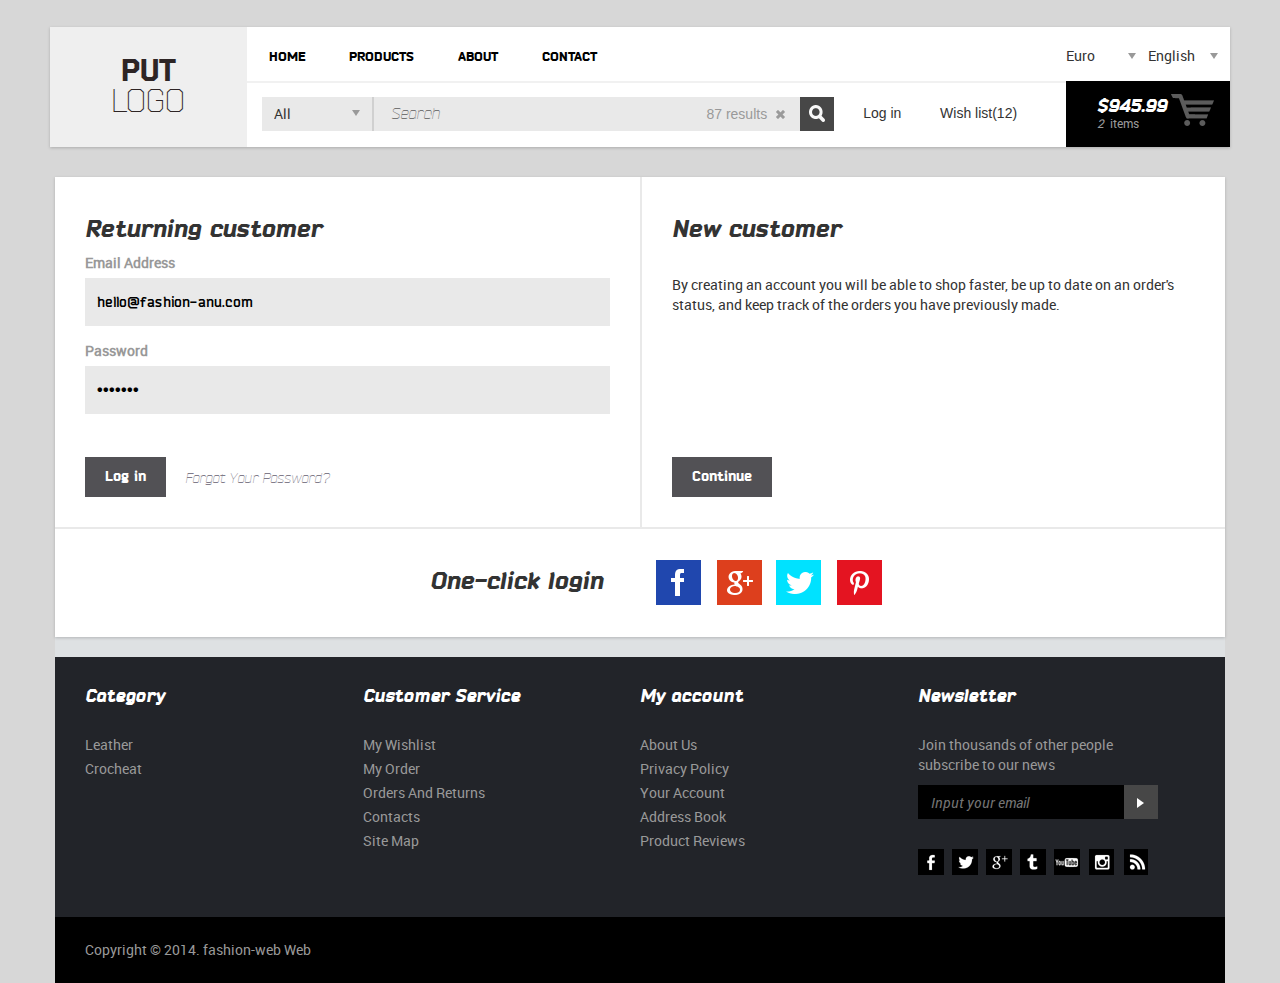
<file: mock/login.html>
<!DOCTYPE html>
<html>
<head>
    <meta charset="UTF-8">
    <title>fashion-web Web | Categories</title>
    <meta http-equiv="X-UA-Compatible" content="IE=edge">
    <meta name="viewport" content="width=device-width, initial-scale=1">
    <link rel="stylesheet" href="css/bootstrap.css"/>
    <link rel="stylesheet" href="css/bootstrap-select.css"/>
    <link rel="stylesheet" href="css/mega-menu.css"/>
    <link rel="stylesheet" href="css/flexnav.css" />
    <link rel="stylesheet" href="css/style.css"/>
    <!--[if lt IE 9]><link rel="stylesheet" href="css/ie.css"/><![endif]-->
</head>
<body>
    <div class="main-layout row">

        <!-- HEADER start -->
        <header id="header">
      
                <div class="container header">
                    <nav class="navbar row" role="navigation">
                        <div class="col-md-2 col-sm-4 col-xs-6 header-logo">
                            <div class="navbar-header">
                                <a href="index.html" class="logo text-center">
                                    <strong>PUT</strong>
                                    <ins>LOGO</ins>
                                </a>
                            </div>
                        </div>
                        <div class="menu-trigger visible-xs col-sm-6 col-xs-6">
                            <div class="menu-trigger__inner">
                                <a href="#menu" class="hidden-lg custom-menu-trigger-selector">
                                    <img src="img/menu-trigger.png" alt=""/> Navigation
                                </a>
                            </div>
                        </div>
                        <div class="header-menu hidden-sm col-md-10 col-xs-6">
                            <div class="hidden-xs" id="header-nav">
                                <ul class="main-menu">

                                    <li><a href="index.html">Home</a></li>
                                    <li>
                                        <a href="categories.html">Products</a>
                                        <div>
                                            <div class="main-menu-column">
                                                <ul>
                                                    <li><a href="categories.html"><b><span class="img-prod"><img src="img/some_image.png"></span><span class="prod">Cateogry 1</span></b></a></li>
                                                    <li><a href="categories.html"><b><span class="img-prod"><img src="img/some_image.png"></span><span class="prod">Cateogry 2</span></b></a></li>
                                                    <li><a href="categories.html"><b><span class="img-prod"><img src="img/some_image.png"></span><span class="prod">Cateogry 3</span></b></a></li>
                                                    <li><a href="categories.html"><b><span class="img-prod"><img src="img/some_image.png"></span><span class="prod">Cateogry 4</span></b></a></li>
                                                </ul>
                                                <a href="#" class="link-more">view all &rarr;</a>
                                            </div>
                                            
                                        </div>
                                    </li>
                                    
                                  
                                    <li><a href="about.html">About</a></li>
                                    <li><a href="contact.html">Contact</a></li>
                                </ul>
                                <div class="change-local-wrapper">
                                    <div class="change-currency">
                                        <select class="select-currency selectpicker">
                                            <option value="euro">Euro</option>
                                            <option value="pound">Pound</option>
                                            <option value="dollar">US Dollar</option>
                                        </select>
                                    </div>
                                    <div class="change-language">
                                        <select class="select-language selectpicker">
                                            <option value="en">English</option>
                                            <option value="ge">German</option>
                                            <option value="sp">Spain</option>
                                            <option value="ru">Russian</option>
                                        </select>
                                    </div>
                                </div>
                                <div class="clear"></div>
                            </div>
                            <div class="search-panel__wrapper">
                                <div class="search-panel col-md-10 col-sm-8 hidden-xs">
                                    <div class="search-panel__inner">
                                        <div class="gender-select">
                                            <select class="selectpicker">
                                                <option>All</option>
                                                <option>Men</option>
                                                <option>Women</option>
                                                <option>Accessories</option>
                                                <option>Sale</option>
                                                <option>Brands</option>
                                                <option>Articles</option>
                                                <option>Elements</option>
                                              </select>
                                        </div>
                                        <div class="search-field col-md-7">
                                            <input type="text" placeholder="Search"/>
                                            <div class="search-results">
                                                <div class="search-results__wrapper">
                                                    <span>87</span> results <span class="clear-results"></span>
                                                </div>
                                            </div>
                                            <div class="search-button__wrapper">
                                                <button class="search-button" type="submit">
                                                    <i class="search-button-icon"></i>
                                                </button>
                                            </div>
                                        </div>
                                        <div class="more-links">
                                            <a class="login-panel" href="login.html">Log in</a>
                                            <a class="wish-list" href="#">Wish list(<span>12</span>)</a>
                                        </div>
                                    </div>
                                </div>
                                <div class="widget-cart col-md-2 col-xs-12">
                                    <a href="#" class="dropdown-toggle items-cart" data-toggle="dropdown">
                                        <div class="items-cart__inner">
                                            <span class="cart-amount">$945.99</span>
                                            <span class="items-counter"><i class="num-counter">2</i>&nbsp; items</span>
                                            <div class="cart-icon"></div>
                                        </div>
                                    </a>
                                    <ul class="dropdown-menu cart-dropdown">  
                                        <li class="title"><h5>Your Shopping Cart</h5></li>
                                        <li class="product-list">
                                            <div class="col-md-8 col-sm-8 col-xs-8">
                                                <a href="cart.html">Boom Snowboard Jacket</a>
                                            </div>
                                            <div class="col-md-2 col-sm-2 col-xs-2">
                                                <span>$21.00</span>
                                            </div>
                                            <div class="col-md-2 col-sm-2 col-xs-2">
                                                <a href="#" class=""><span class="glyphicon glyphicon-remove"></span></a>
                                            </div>
                                        </li>
                                        <li class="product-list">
                                            <div class="col-md-8 col-sm-8 col-xs-8">
                                                <a href="cart.html">Helium Insulator Sno ...</a>
                                            </div>
                                            <div class="col-md-2 col-sm-2 col-xs-2">
                                                <span>$21.00</span>
                                            </div>
                                            <div class="col-md-2 col-sm-2 col-xs-2">
                                                <a href="#" class=""><span class="glyphicon glyphicon-remove"></span></a>
                                            </div>
                                        </li>
                                        <li class="product-list">
                                            <div class="col-md-8 col-sm-8 col-xs-8">
                                                <a href="cart.html">2L GORE-TEX® Murdoc ...</a>
                                            </div>
                                            <div class="col-md-2 col-sm-2 col-xs-2">
                                                <span>$21.00</span>
                                            </div>
                                            <div class="col-md-2 col-sm-2 col-xs-2">
                                                <a href="#" class=""><span class="glyphicon text-right glyphicon-remove"></span></a>
                                            </div>
                                        </li>
                                        <li class="cart-button">
                                            <a href="cart.html" class="btn btn-primary">View cart</a>
                                        </li>
                                    </ul>
                                </div>
                            </div>
                        </div>

                        <!-- Header for tablet -->
                            <div class="col-sm-8 header-tablet visible-sm hidden-xs hidden-md hidden-lg">
                                <div class="row">
                                    <div class="catalog-tablet-menu col-sm-3">
                                       <ul data-breakpoint="768" class="flexnav one-page with-js opacity lg-screen">
                                        <li class="item-with-ul catalog-dropdown"><a class="catalog-btn" href="#">Navigation</a>
                                          <ul style="display: block;" class="">
                                            <li><a href="index.html">Home</a></li>
                                            <li class="item-with-ul"><a href="categories.html">Products</a>
                                              <ul style="display: none;" class="">
                                                <li><a href="category.html">Category 1</a></li>
                                                <li><a href="category.html">Category 2</a></li>
                                                <li><a href="category.html">Category 3</a></li>
                                              </ul>
                                            <li><a href="about.html">About</a></li>
                                            <li><a href="contact.html">Contact</a></li>
                                            
                                          </ul>
                                        </li>
                                      </ul>
                                    </div>
                                    <div class="widget-cart col-sm-3 col-xs-3">
                                        <a href="#" class="dropdown-toggle items-cart" data-toggle="dropdown">
                                            <div class="items-cart__inner">
                                                <span class="cart-amount">$945.99</span>
                                                <span class="items-counter"><i class="num-counter">2</i>&nbsp; items</span>
                                                <div class="cart-icon"></div>
                                            </div>
                                        </a>
                                        <ul class="dropdown-menu cart-dropdown">  
                                            <li class="title"><h5>Your Shopping Cart</h5></li>
                                            <li class="product-list">
                                                <div class="col-md-8 col-sm-8 col-xs-8">
                                                    <a href="product.html">Boom Snowboard Jacket</a>
                                                </div>
                                                <div class="col-md-2 col-sm-2 col-xs-2">
                                                    <span>$21.00</span>
                                                </div>
                                                <div class="col-md-2 col-sm-2 col-xs-2">
                                                    <a href="#" class=""><span class="glyphicon glyphicon-remove"></span></a>
                                                </div>
                                            </li>
                                            <li class="product-list">
                                                <div class="col-md-8 col-sm-8 col-xs-8">
                                                    <a href="product.html">Helium Insulator Sno ...</a>
                                                </div>
                                                <div class="col-md-2 col-sm-2 col-xs-2">
                                                    <span>$21.00</span>
                                                </div>
                                                <div class="col-md-2 col-sm-2 col-xs-2">
                                                    <a href="#" class=""><span class="glyphicon glyphicon-remove"></span></a>
                                                </div>
                                            </li>
                                            <li class="product-list">
                                                <div class="col-md-8 col-sm-8 col-xs-8">
                                                    <a href="product.html">2L GORE-TEX® Murdoc ...</a>
                                                </div>
                                                <div class="col-md-2 col-sm-2 col-xs-2">
                                                    <span>$21.00</span>
                                                </div>
                                                <div class="col-md-2 col-sm-2 col-xs-2">
                                                    <a href="#" class=""><span class="glyphicon text-right glyphicon-remove"></span></a>
                                                </div>
                                            </li>
                                            <li class="cart-button">
                                                <a href="#" class="btn btn-primary">View cart</a>
                                            </li>
                                        </ul>
                                    </div>
                                    <div class="change-local-wrapper col-sm-3">
                                        <div class="change-currency">
                                            <select class="select-currency selectpicker">
                                                <option value="euro">Euro</option>
                                                <option value="pound">Pound</option>
                                                <option value="dollar">US Dollar</option>
                                            </select>
                                        </div>
                                        <div class="change-language">
                                            <select class="select-language selectpicker">
                                                <option value="en">English</option>
                                                <option value="ge">German</option>
                                                <option value="sp">Spain</option>
                                                <option value="ru">Russian</option>
                                            </select>
                                        </div>
                                    </div>
                                    <div class="col-sm-3 more-links">
                                            <a class="login-panel" href="login.html">Log in</a>
                                            <a class="wish-list" href="01_superduper_home_6.html">Wish list(<span>12</span>)</a>
                                        </div>
                                    
                                </div>
                                <div class="row">
                                    <div class="search-panel hidden-xs">
                                        
                                        <div class="search-panel__inner">
                                           
                                            <div class="search-field  col-sm-12">
                                                <input type="text" placeholder="I want ____"/>
                                                <div class="search-results">
                                                    <div class="search-results__wrapper">
                                                        <span>87</span> results <span class="clear-results"></span>
                                                    </div>
                                                </div>
                                                <div class="search-button__wrapper">
                                                    <button class="search-button" type="submit">
                                                        <i class="search-button-icon"></i>
                                                    </button>
                                                </div>
                                            </div>
                                        </div>
                                        
                                    </div>
                                </div>
                            </div>
                        <!-- Header for tablet -->
                    </nav>
                  
                </div>

        </header>        
        <!-- HEADER end -->

        <!-- CONTENT start -->
        <div class="container content internal-pages">
            <div class="product-catalog row register login">
				<div class="col-md-6">
                    <h4>Returning customer</h4>
                    <div class="form-group">
                        <label for="exampleInputEmail1">Email Address</label>
                        <input type="email" class="form-control" id="exampleInputEmail1" placeholder="hello@fashion-anu.com">
                    </div>
                    <div class="form-group">
                        <label for="exampleInputPassword1">Password</label>
                        <input type="password" class="form-control" id="exampleInputPassword1" placeholder="•••••••">
                    </div>
                    <button type="submit" class="btn btn-primary btn-login">Log in</button><a class="forgot-pass" href="#">Forgot Your Password?</a>
				</div>
   				<div class="col-md-6 for-customer">
                    <h4>New customer</h4>
                    <p>By creating an account you will be able to shop faster, be up to date on an order's status, and keep track of the orders you have previously made.</p>
                    <button type="submit" class="btn btn-primary btn-continue">Continue</button>
    			</div> 
                <div class="clearfix"></div>
                <div class="one-click-login">
                    <ul>
                        <li><h3>One-click login</h3></li>
                        <li><a class="fb" href="#"></a></li>
                        <li><a class="gplus" href="#"></a></li>
                        <li><a class="tw" href="#"></a></li>
                        <li><a class="pint" href="#"></a></li>
                    </ul> 
                </div>
			</div>
            
                <div class="clearfix"></div>
                <!-- CONTENT end -->
  <!-- FOOTER start -->
                <div class="row">
                    <footer id="footer">
                        <div class="row">
                            <div class="footer-col col-md-3 col-sm-6 col-xs-12">
                                <nav role="footer-category">
                                    <h4>Category</h4>
                                    <ul>
                                        <li><a href="categories.html">Leather</a></li>
                                        <li><a href="categories.html">Crocheat</a></li>
                                    </ul>
                                </nav>
                            </div>

                            <div class="footer-col col-md-3 col-sm-6 col-xs-12">
                                <nav role="footer-customer-service">
                                    <h4>Customer Service</h4>
                                    <ul>
                                        <li><a href="#">My Wishlist</a></li>
                                        <li><a href="#">My Order</a></li>
                                        <li><a href="#">Orders And Returns</a></li>
                                        <li><a href="#">Contacts</a></li>
                                        <li><a href="#">Site Map</a></li>
                                    </ul>
                                </nav>
                            </div>
                            <div class="footer-col col-md-3 col-sm-6 col-xs-12">
                                <nav role="footer-my-account">
                                    <h4>My account</h4>
                                    <ul>
                                        <li><a href="about.html">About Us</a></li>
                                        <li><a href="#">Privacy Policy</a></li>
                                        <li><a href="#">Your Account</a></li>
                                        <li><a href="#">Address Book</a></li>
                                        <li><a href="#">Product Reviews</a></li>
                                    </ul>
                                </nav>
                            </div>
                            <div class="footer-col col-md-3 col-sm-6 col-xs-12">
                                <div class="newsletter">
                                    <h4>Newsletter</h4>
                                    <p>
                                        Join thousands of other people subscribe to our news
                                    </p>
                                    <div class="email-subscribe">
                                        <div class="field-wrapper">
                                            <input type="email" placeholder="Input your email"/>
                                            <button type="submit">
                                                <img alt="" src="[data-uri]" />
                                            </button>
                                        </div>
                                    </div>
                                    <div class="social-links">
                                        <ul>
                                            <li id="facebook"><a title="facebook" href="#"></a></li>
                                            <li id="twitter"><a title="twitter" href="#"></a></li>
                                            <li id="google-plus"><a title="google-plus" href="#"></a></li>
                                            <li id="tumblr"><a title="tumblr" href="#"></a></li>
                                            <li id="youtube"><a title="youtube" href="#"></a></li>
                                            <li id="instagram"><a title="instagram" href="#"></a></li>
                                            <li id="rss"><a title="rss" href="#"></a></li>
                                        </ul>
                                    </div>
                                </div>
                            </div>
                        </div>
                        <div class="footer-copyright">
                            <div class="footer-copyright__inner  col-xs-12 col-sm-12 col-md-12">
                                <div class="powered-by text-left">
                                    Copyright &copy 2014. fashion-web Web
                                </div>
                               
                            </div>
                        </div>
                    </footer>
                </div>
                <!-- FOOTER start -->
            </div>
        </div>

        <!-- MOBILE-MENU start -->
        <nav id="jPanelMenu-menu" class="jpanel-menu" style="width: 265px;">
            <ul>
                <li><a href="index.html">Home</a></li>
                <li><a  class="tree-toggler default nav-header" href="#">Products <b class="caret"></b></a>
                    <ul class="nav nav-list tree">
                        <li><a href="categories.html">Category 1</a></li>
                        <li><a href="categories.html">Category 2</a></li>
                        <li><a href="categories.html">Category 3</a></li>
                        <li><a href="categories.html">Category 4</a></li>
                    </ul>
                </li>
               
                <li><a href="about.html">About</a></li>
                <li><a href="contact.html">Contact</a></li>
              
            </ul>
            <div class="change-local-wrapper">
                <div class="change-currency">
                    <select class="select-currency selectpicker">
                        <option value="euro">Euro</option>
                        <option value="pound">Pound</option>
                        <option value="dollar">US Dollar</option>
                    </select>
                </div>
                <div class="change-language">
                    <select class="select-language selectpicker">
                        <option value="en">English</option>
                        <option value="ge">German</option>
                        <option value="sp">Spain</option>
                        <option value="ru">Russian</option>
                    </select>
                </div>
            </div>
            <div class="clearfix"></div>
            <div class="more-links">
                <a href="login.html">Log in</a>
                <a href="product.html">Wish list(0)</a>
            </div>
        </nav>
        <!-- MOBILE-MENU end -->

</body>
<script type="text/javascript" src="js/jquery-1.10.2.js"></script>
<script type="text/javascript" src="js/jquery-ui-1.10.1.custom.js"></script>
<script type="text/javascript" src="js/bootstrap.min.js"></script>
<script type="text/javascript" src="js/bootstrap-select.js"></script>
<script type="text/javascript" src="js/jquery.flexnav.min.js"></script>
<script type="text/javascript" src="js/jquery.jpanelmenu.min.js"></script>

<!--[if lt IE 9]>
<script src="js/css3-mediaqueries.js"></script>
<script src="js/html5shiv.js"></script>
<script src="js/html5shiv-printshiv.js"></script>
<![endif]-->
<script>
    $(function() {
        "use strict";
        $(".flexnav").flexNav({ 'animationSpeed' : 'fast' });
    });
    $(function () {
        "use strict";
        $('.tree-toggler').click(function () {
            $(this).toggleClass('default open');
            $(this).parent().children('ul.tree').toggle(300);
        });
    });
    $(function() {
        "use strict";
        $('.selectpicker').selectpicker();
    });
    $(function(){
        "use strict";
        var jPM = $.jPanelMenu();
        jPM.on();
    });
</script>
</html>
</file>
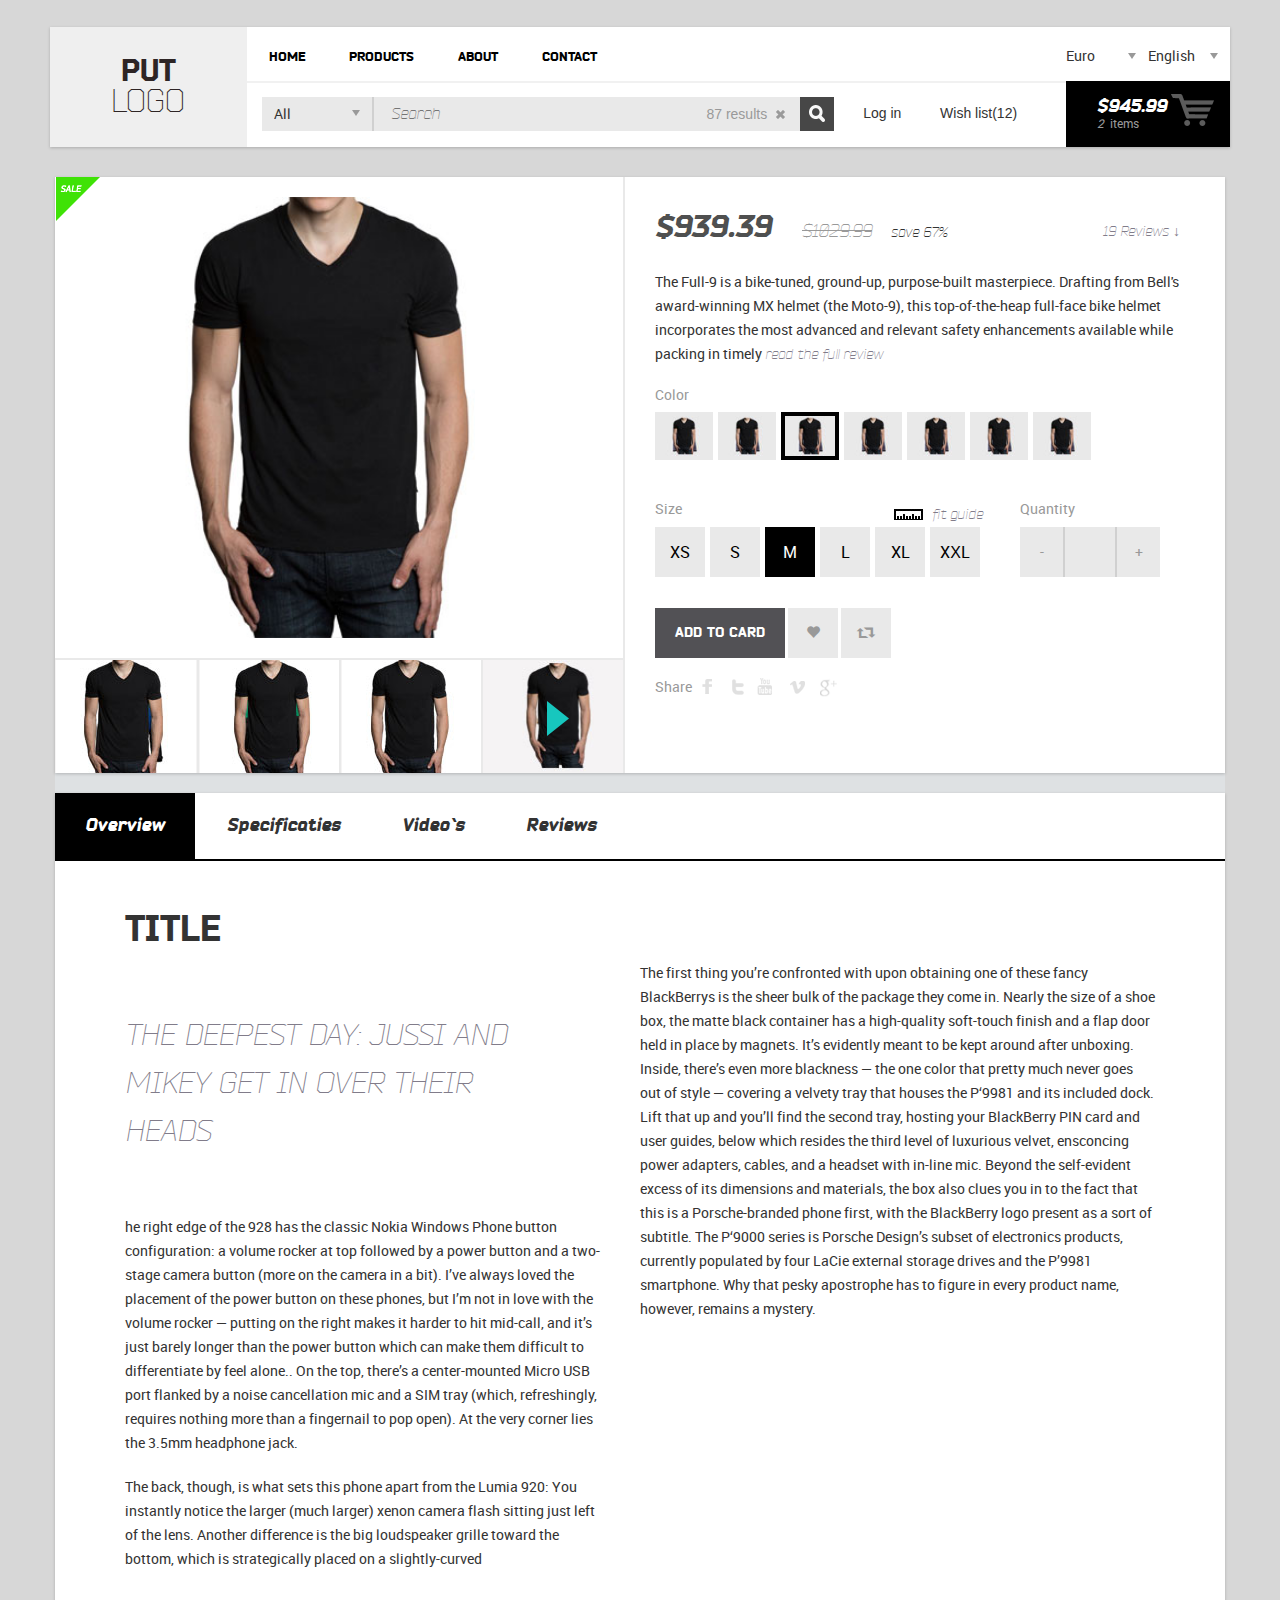
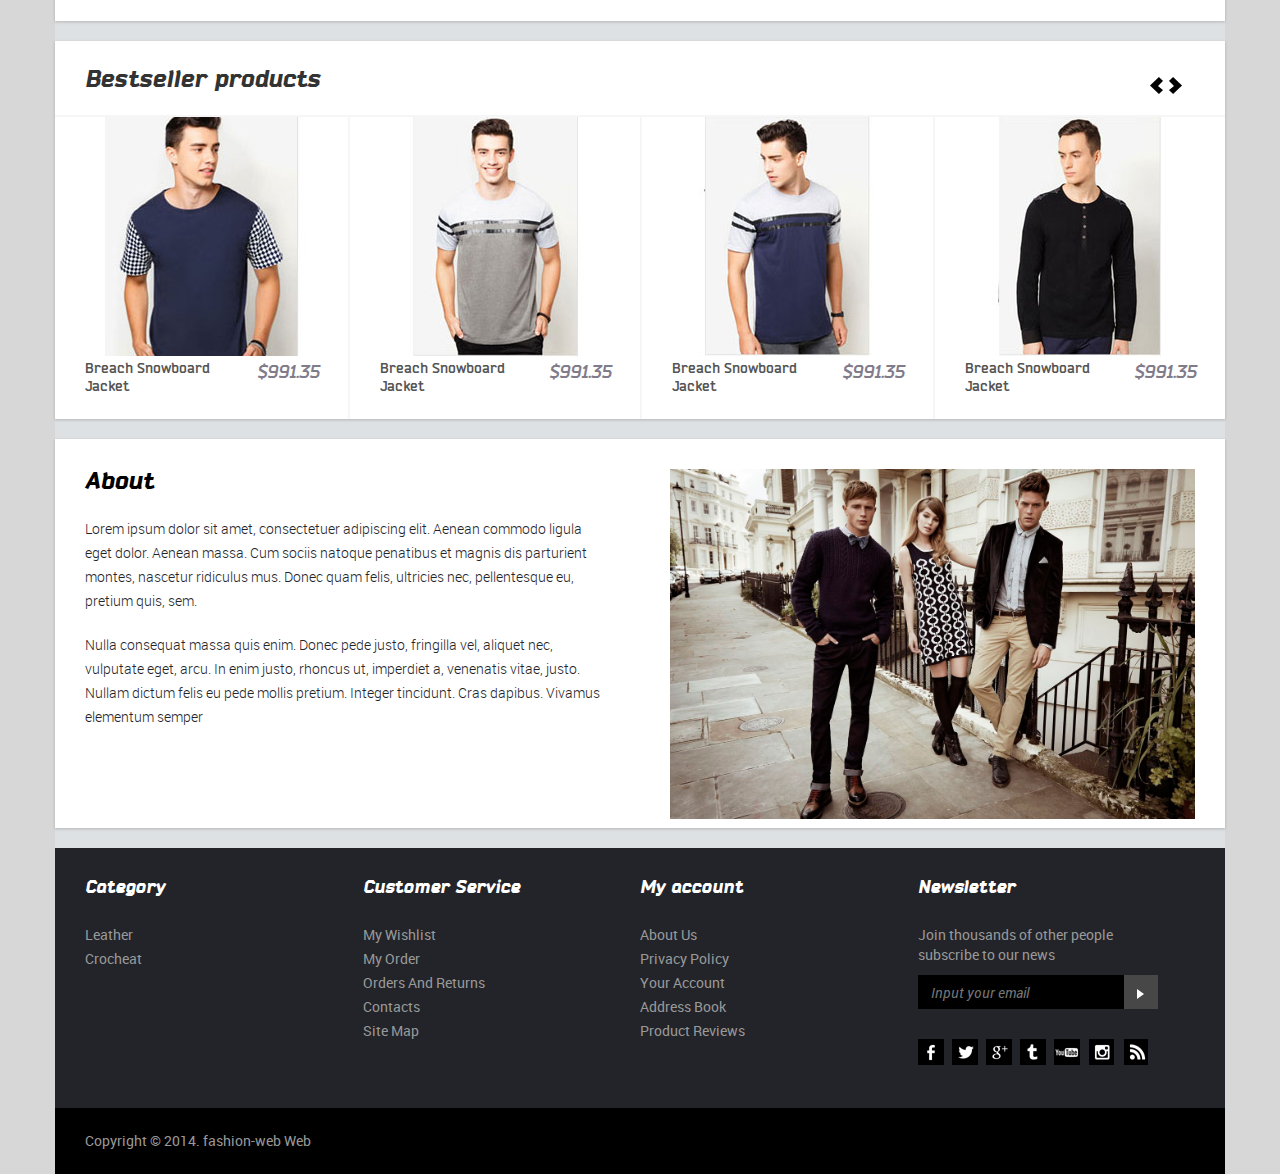
<file: mock/product.html>
<!DOCTYPE html>
<html>
<head>
    <meta charset="UTF-8">
    <title>fashion-web Web | Categories</title>
    <meta http-equiv="X-UA-Compatible" content="IE=edge">
    <meta name="viewport" content="width=device-width, initial-scale=1">
    <link rel="stylesheet" href="css/bootstrap.css"/>
    <link rel="stylesheet" href="css/bootstrap-select.css"/>
    <link rel="stylesheet" href="css/mega-menu.css"/>
    <link rel="stylesheet" href="css/flexnav.css" />
    <link rel="stylesheet" href="css/style.css"/>
    <script type="text/javascript" src="js/jquery-1.10.2.js"></script>
    <script type="text/javascript" src="js/bootstrap.touchspin.js"></script>
    <!--[if lt IE 9]><link rel="stylesheet" href="css/ie.css"/><![endif]-->
</head>
<body>
    <div class="main-layout row">

        <!-- HEADER start -->
        <header id="header">
      
                <div class="container header">
                    <nav class="navbar row" role="navigation">
                        <div class="col-md-2 col-sm-4 col-xs-6 header-logo">
                            <div class="navbar-header">
                                <a href="index.html" class="logo text-center">
                                    <strong>PUT</strong>
                                    <ins>LOGO</ins>
                                </a>
                            </div>
                        </div>
                        <div class="menu-trigger visible-xs col-sm-6 col-xs-6">
                            <div class="menu-trigger__inner">
                                <a href="#menu" class="hidden-lg custom-menu-trigger-selector">
                                    <img src="img/menu-trigger.png" alt=""/> Navigation
                                </a>
                            </div>
                        </div>
                        <div class="header-menu hidden-sm col-md-10 col-xs-6">
                            <div class="hidden-xs" id="header-nav">
                                <ul class="main-menu">

                                    <li><a href="index.html">Home</a></li>
                                    <li>
                                        <a href="categories.html">Products</a>
                                        <div>
                                            <div class="main-menu-column">
                                                <ul>
                                                    <li><a href="categories.html"><b><span class="img-prod"><img src="img/some_image.png"></span><span class="prod">Cateogry 1</span></b></a></li>
                                                    <li><a href="categories.html"><b><span class="img-prod"><img src="img/some_image.png"></span><span class="prod">Cateogry 2</span></b></a></li>
                                                    <li><a href="categories.html"><b><span class="img-prod"><img src="img/some_image.png"></span><span class="prod">Cateogry 3</span></b></a></li>
                                                    <li><a href="categories.html"><b><span class="img-prod"><img src="img/some_image.png"></span><span class="prod">Cateogry 4</span></b></a></li>
                                                </ul>
                                                <a href="#" class="link-more">view all &rarr;</a>
                                            </div>
                                            
                                        </div>
                                    </li>
                                    
                                  
                                    <li><a href="about.html">About</a></li>
                                    <li><a href="contact.html">Contact</a></li>
                                </ul>
                                <div class="change-local-wrapper">
                                    <div class="change-currency">
                                        <select class="select-currency selectpicker">
                                            <option value="euro">Euro</option>
                                            <option value="pound">Pound</option>
                                            <option value="dollar">US Dollar</option>
                                        </select>
                                    </div>
                                    <div class="change-language">
                                        <select class="select-language selectpicker">
                                            <option value="en">English</option>
                                            <option value="ge">German</option>
                                            <option value="sp">Spain</option>
                                            <option value="ru">Russian</option>
                                        </select>
                                    </div>
                                </div>
                                <div class="clear"></div>
                            </div>
                            <div class="search-panel__wrapper">
                                <div class="search-panel col-md-10 col-sm-8 hidden-xs">
                                    <div class="search-panel__inner">
                                        <div class="gender-select">
                                            <select class="selectpicker">
                                                <option>All</option>
                                                <option>Men</option>
                                                <option>Women</option>
                                                <option>Accessories</option>
                                                <option>Sale</option>
                                                <option>Brands</option>
                                                <option>Articles</option>
                                                <option>Elements</option>
                                              </select>
                                        </div>
                                        <div class="search-field col-md-7">
                                            <input type="text" placeholder="Search"/>
                                            <div class="search-results">
                                                <div class="search-results__wrapper">
                                                    <span>87</span> results <span class="clear-results"></span>
                                                </div>
                                            </div>
                                            <div class="search-button__wrapper">
                                                <button class="search-button" type="submit">
                                                    <i class="search-button-icon"></i>
                                                </button>
                                            </div>
                                        </div>
                                        <div class="more-links">
                                            <a class="login-panel" href="login.html">Log in</a>
                                            <a class="wish-list" href="#">Wish list(<span>12</span>)</a>
                                        </div>
                                    </div>
                                </div>
                                <div class="widget-cart col-md-2 col-xs-12">
                                    <a href="#" class="dropdown-toggle items-cart" data-toggle="dropdown">
                                        <div class="items-cart__inner">
                                            <span class="cart-amount">$945.99</span>
                                            <span class="items-counter"><i class="num-counter">2</i>&nbsp; items</span>
                                            <div class="cart-icon"></div>
                                        </div>
                                    </a>
                                    <ul class="dropdown-menu cart-dropdown">  
                                        <li class="title"><h5>Your Shopping Cart</h5></li>
                                        <li class="product-list">
                                            <div class="col-md-8 col-sm-8 col-xs-8">
                                                <a href="cart.html">Boom Snowboard Jacket</a>
                                            </div>
                                            <div class="col-md-2 col-sm-2 col-xs-2">
                                                <span>$21.00</span>
                                            </div>
                                            <div class="col-md-2 col-sm-2 col-xs-2">
                                                <a href="#" class=""><span class="glyphicon glyphicon-remove"></span></a>
                                            </div>
                                        </li>
                                        <li class="product-list">
                                            <div class="col-md-8 col-sm-8 col-xs-8">
                                                <a href="cart.html">Helium Insulator Sno ...</a>
                                            </div>
                                            <div class="col-md-2 col-sm-2 col-xs-2">
                                                <span>$21.00</span>
                                            </div>
                                            <div class="col-md-2 col-sm-2 col-xs-2">
                                                <a href="#" class=""><span class="glyphicon glyphicon-remove"></span></a>
                                            </div>
                                        </li>
                                        <li class="product-list">
                                            <div class="col-md-8 col-sm-8 col-xs-8">
                                                <a href="cart.html">2L GORE-TEX® Murdoc ...</a>
                                            </div>
                                            <div class="col-md-2 col-sm-2 col-xs-2">
                                                <span>$21.00</span>
                                            </div>
                                            <div class="col-md-2 col-sm-2 col-xs-2">
                                                <a href="#" class=""><span class="glyphicon text-right glyphicon-remove"></span></a>
                                            </div>
                                        </li>
                                        <li class="cart-button">
                                            <a href="cart.html" class="btn btn-primary">View cart</a>
                                        </li>
                                    </ul>
                                </div>
                            </div>
                        </div>

                        <!-- Header for tablet -->
                            <div class="col-sm-8 header-tablet visible-sm hidden-xs hidden-md hidden-lg">
                                <div class="row">
                                    <div class="catalog-tablet-menu col-sm-3">
                                       <ul data-breakpoint="768" class="flexnav one-page with-js opacity lg-screen">
                                        <li class="item-with-ul catalog-dropdown"><a class="catalog-btn" href="#">Navigation</a>
                                          <ul style="display: block;" class="">
                                            <li><a href="index.html">Home</a></li>
                                            <li class="item-with-ul"><a href="categories.html">Products</a>
                                              <ul style="display: none;" class="">
                                                <li><a href="category.html">Category 1</a></li>
                                                <li><a href="category.html">Category 2</a></li>
                                                <li><a href="category.html">Category 3</a></li>
                                              </ul>
                                            <li><a href="about.html">About</a></li>
                                            <li><a href="contact.html">Contact</a></li>
                                            
                                          </ul>
                                        </li>
                                      </ul>
                                    </div>
                                    <div class="widget-cart col-sm-3 col-xs-3">
                                        <a href="#" class="dropdown-toggle items-cart" data-toggle="dropdown">
                                            <div class="items-cart__inner">
                                                <span class="cart-amount">$945.99</span>
                                                <span class="items-counter"><i class="num-counter">2</i>&nbsp; items</span>
                                                <div class="cart-icon"></div>
                                            </div>
                                        </a>
                                        <ul class="dropdown-menu cart-dropdown">  
                                            <li class="title"><h5>Your Shopping Cart</h5></li>
                                            <li class="product-list">
                                                <div class="col-md-8 col-sm-8 col-xs-8">
                                                    <a href="product.html">Boom Snowboard Jacket</a>
                                                </div>
                                                <div class="col-md-2 col-sm-2 col-xs-2">
                                                    <span>$21.00</span>
                                                </div>
                                                <div class="col-md-2 col-sm-2 col-xs-2">
                                                    <a href="#" class=""><span class="glyphicon glyphicon-remove"></span></a>
                                                </div>
                                            </li>
                                            <li class="product-list">
                                                <div class="col-md-8 col-sm-8 col-xs-8">
                                                    <a href="product.html">Helium Insulator Sno ...</a>
                                                </div>
                                                <div class="col-md-2 col-sm-2 col-xs-2">
                                                    <span>$21.00</span>
                                                </div>
                                                <div class="col-md-2 col-sm-2 col-xs-2">
                                                    <a href="#" class=""><span class="glyphicon glyphicon-remove"></span></a>
                                                </div>
                                            </li>
                                            <li class="product-list">
                                                <div class="col-md-8 col-sm-8 col-xs-8">
                                                    <a href="product.html">2L GORE-TEX® Murdoc ...</a>
                                                </div>
                                                <div class="col-md-2 col-sm-2 col-xs-2">
                                                    <span>$21.00</span>
                                                </div>
                                                <div class="col-md-2 col-sm-2 col-xs-2">
                                                    <a href="#" class=""><span class="glyphicon text-right glyphicon-remove"></span></a>
                                                </div>
                                            </li>
                                            <li class="cart-button">
                                                <a href="#" class="btn btn-primary">View cart</a>
                                            </li>
                                        </ul>
                                    </div>
                                    <div class="change-local-wrapper col-sm-3">
                                        <div class="change-currency">
                                            <select class="select-currency selectpicker">
                                                <option value="euro">Euro</option>
                                                <option value="pound">Pound</option>
                                                <option value="dollar">US Dollar</option>
                                            </select>
                                        </div>
                                        <div class="change-language">
                                            <select class="select-language selectpicker">
                                                <option value="en">English</option>
                                                <option value="ge">German</option>
                                                <option value="sp">Spain</option>
                                                <option value="ru">Russian</option>
                                            </select>
                                        </div>
                                    </div>
                                    <div class="col-sm-3 more-links">
                                            <a class="login-panel" href="login.html">Log in</a>
                                            <a class="wish-list" href="01_superduper_home_6.html">Wish list(<span>12</span>)</a>
                                        </div>
                                    
                                </div>
                                <div class="row">
                                    <div class="search-panel hidden-xs">
                                        
                                        <div class="search-panel__inner">
                                           
                                            <div class="search-field  col-sm-12">
                                                <input type="text" placeholder="I want ____"/>
                                                <div class="search-results">
                                                    <div class="search-results__wrapper">
                                                        <span>87</span> results <span class="clear-results"></span>
                                                    </div>
                                                </div>
                                                <div class="search-button__wrapper">
                                                    <button class="search-button" type="submit">
                                                        <i class="search-button-icon"></i>
                                                    </button>
                                                </div>
                                            </div>
                                        </div>
                                        
                                    </div>
                                </div>
                            </div>
                        <!-- Header for tablet -->
                    </nav>
                  
                </div>

        </header>        
        <!-- HEADER end -->

        <!-- CONTENT start -->
        <div class="container internal-pages content product-page">
            <div class="product-catalog row">
				<div class="product col-md-6">
					<div class="main-image">
						<i class="item-label sale"></i>
						<img src="img/pages/prod-1.jpg" alt="">
					</div>
					<ul class="thumb">
						<li><a href="#" class="sp-current"><img src="img/pages/thumb/prod-1.jpg" alt=""></a></li>
						<li><a href="#" class="sp-current"><img src="img/pages/thumb/prod-2.jpg" alt=""></a></li>
						<li><a href="#" class="sp-current"><img src="img/pages/thumb/prod-3.jpg" alt=""></a></li>
						<li><a href="#" class="sp-current"><img src="img/pages/thumb/prod-4.jpg" alt=""></a><span class="arrow-prod"></span></li>
					</ul>
				</div>
   				<div class="product-description col-md-6">
                    <div class="product-price">
                        <span class="main">$939.39</span><span class="old">$1029.99</span><span class="save"> save 67%</span>
                        <a class="view-reviews" href="#">19 Reviews ↓</a>
                    </div>
                    <p class="description">
                        The Full-9 is a bike-tuned, ground-up, purpose-built masterpiece. Drafting from Bell's award-winning MX helmet (the Moto-9), this top-of-the-heap full-face bike helmet incorporates the most advanced and relevant safety enhancements available while packing in timely <a class="read-full" href="#">read the full review</a>
                    </p>
                    <div class="color">
                        <h5>Color</h5>
                        <ul>
                            <li><a href="#"><img src="img/pages/thumb/prod-5.jpg"></a></li>
                            <li><a href="#"><img src="img/pages/thumb/prod-5.jpg"></a></li>
                            <li class="active"><a href="#"><img src="img/pages/thumb/prod-5.jpg"></a></li>
                            <li><a href="#"><img src="img/pages/thumb/prod-5.jpg"></a></li>
                            <li><a href="#"><img src="img/pages/thumb/prod-5.jpg"></a></li>
                            <li><a href="#"><img src="img/pages/thumb/prod-5.jpg"></a></li>
                            <li><a href="#"><img src="img/pages/thumb/prod-5.jpg"></a></li>
                        </ul>
                    </div>
                    <div class="clearfix"></div>
                    <div class="size">
                        <h5>Size</h5>
                        <a href="#" class="guide">fit guide</a>
                        <ul>
                            <li><a href="#">XS</a></li>
                            <li><a href="#">S</a></li>
                            <li class="active"><a href="#">M</a></li>
                            <li><a href="#">L</a></li>
                            <li class="#"><a href="#">XL</a></li>
                            <li><a href="#">XХL</a></li>
                        </ul>
                    </div>
                    <div class="quantity">
                        <h5>Quantity</h5>
                        <input id="quantity" type="text" value="" name="quantity">
                        <script>
                            $("input[name='quantity']").TouchSpin();
                        </script>
                    </div>                    
                    <div class="clearfix"></div>
                    <div class="add-cart">
                        <button type="button" class="btn btn-primary add-to-cart">Add to card</button>
                        <button type="button" class="btn favorites"><span class="glyphicon glyphicon-heart"></span></button>
                        <button type="button" class="btn reply"><span class="glyphicon glyphicon-retweet"></span></button>
                    </div>
                    <div class="share">
                         <h5 class="pull-left">Share</h5>
                        <ul>
                            <li><a class="fb" href="#"></a></li>
                            <li><a class="tw" href="#"></a></li>
                            <li><a class="ytube" href="#"></a></li>
                            <li><a class="vimeo" href="#"></a></li>
                            <li><a class="gplus" href="#"></a></li>
                        </ul>        
                    </div>
    			</div> 
                <div class="clearfix"></div> 
			</div>
            <div class="product-catalog row product-character">
                <div class="">
                    <!-- Nav tabs -->
                    <ul class="nav nav-tabs">
                        <li class="active"><a href="#overview" data-toggle="tab">Overview</a></li>
                        <li><a href="#specificaties" data-toggle="tab">Specificaties</a></li>
                        <li><a href="#videos" data-toggle="tab">Video`s</a></li>
                        <li><a href="#reviews" data-toggle="tab">Reviews</a></li>
                    </ul>
                    <!-- Tab panes -->
                    <div class="tab-content">
                        <div class="tab-pane fade in active" id="overview">
                            <div class="col-md-6">
                                <h1>Title</h1>
                               <h5>THE DEEPEST DAY: JUSSI AND MIKEY GET IN OVER THEIR HEADS</h5> 
                                <p>he right edge of the 928 has the classic Nokia Windows Phone button configuration: a volume rocker at top followed by a power button and a two-stage camera button (more on the camera in a bit). I’ve always loved the placement of the power button on these phones, but I’m not in love with the volume rocker — putting on the right makes it harder to hit mid-call, and it’s just barely longer than the power button which can make them difficult to differentiate by feel alone.. On the top, there’s a center-mounted Micro USB port flanked by a noise cancellation mic and a SIM tray (which, refreshingly, requires nothing more than a fingernail to pop open). At the very corner lies the 3.5mm headphone jack.</p>
                                <p>The back, though, is what sets this phone apart from the Lumia 920: You instantly notice the larger (much larger) xenon camera flash sitting just left of the lens. Another difference is the big loudspeaker grille toward the bottom, which is strategically placed on a slightly-curved </p>
                              
                            </div>
                            <div class="col-md-6 right-content">
                              
                                <p >The first thing you’re confronted with upon obtaining one of these fancy BlackBerrys is the sheer bulk of the package they come in. Nearly the size of a shoe box, the matte black container has a high-quality soft-touch finish and a flap door held in place by magnets. It’s evidently meant to be kept around after unboxing. Inside, there’s even more blackness — the one color that pretty much never goes out of style — covering a velvety tray that houses the P‘9981 and its included dock. Lift that up and you’ll find the second tray, hosting your BlackBerry PIN card and user guides, below which resides the third level of luxurious velvet, ensconcing power adapters, cables, and a headset with in-line mic. Beyond the self-evident excess of its dimensions and materials, the box also clues you in to the fact that this is a Porsche-branded phone first, with the BlackBerry logo present as a sort of subtitle. The P‘9000 series is Porsche Design’s subset of electronics products, currently populated by four LaCie external storage drives and the P’9981 smartphone. Why that pesky apostrophe has to figure in every product name, however, remains a mystery.</p>
                            </div>
                        </div>
                        <div class="tab-pane fade" id="specificaties">type specimen book. It has survived not only five centuries, but also the leap into electronic typesetting, remaining essentially unchanged. It was popularised in the 1960s with the release of Letraset sheets containing Lorem Ipsum passages, and more recently with desktop publishing software like Aldus PageMaker including versions of Lorem Ipsum.

                        </div>
                        <div class="tab-pane fade" id="videos">Lorem Ipsum is simply dummy text of the printing and typesetting industry. Lorem Ipsum has been the industry's standard dummy text ever since the 1500s, when an unknown printer took a galley of type and scrambled it to make a type specimen book. It has survived not only five centuries, but also the leap into electronic

                        </div>
                        <div class="tab-pane fade" id="reviews">remaining essentially unchanged. It was popularised in the 1960s with the release of Letraset sheets containing Lorem Ipsum passages, and more recently with desktop publishing software like Aldus PageMaker including ve

                        </div>
                    </div>
                </div>
            </div>

            <!-- BESTSELLERS PRODUCTS  START -->
            <!-- bestsellers products catalog [start] -->
            <div class="product-catalog row visible-lg hidden-sm hidden-xs hidden-md bestseller-products carousel slide" id="bestseller-products-lg">
                <div class="product-catalog__header">
                    <h2>Bestseller products
                        <ul class="slider-navigation">
                            <li class="arrow prev" data-slide="prev"       href="#bestseller-products-lg"></li>
                            <li class="right arrow next" data-slide="next" href="#bestseller-products-lg"></li>
                        </ul>
                    </h2>
                </div>
                <div class="carousel-inner">
                    <div class="active item">
                        <div class="catalog-item col-lg-3 col-md-4 col-sm-6 col-xs-12">
                            <a href="product.html">
                                <div class="item-image">
                                    <img src="img/products/img-13.jpg" alt=""/>
                                </div>
                                <div class="item-description">
                                    <div class="item-title text-left">
                                        Breach Snowboard Jacket
                                    </div>
                                    <div class="item-price text-right">
                                        $991.35
                                    </div>
                                </div>
                            </a>
                        </div>
                        <div class="catalog-item col-lg-3 col-md-4 col-sm-6 col-xs-12">
                            <a href="product.html">
                                <div class="item-image">
                                    <img src="img/products/img-14.jpg" alt=""/>
                                </div>
                                <div class="item-description">
                                    <div class="item-title text-left">
                                        Breach Snowboard Jacket
                                    </div>
                                    <div class="item-price text-right">
                                        $991.35
                                    </div>
                                </div>
                            </a>
                        </div>
                        <div class="catalog-item col-lg-3 col-md-4 col-sm-6 col-xs-12">
                            <a href="product.html">
                                <div class="item-image">
                                    <img src="img/products/img-15.jpg" alt=""/>
                                </div>
                                <div class="item-description">
                                    <div class="item-title text-left">
                                        Breach Snowboard Jacket
                                    </div>
                                    <div class="item-price text-right">
                                        $991.35
                                    </div>
                                </div>
                            </a>
                        </div>
                        <div class="catalog-item col-lg-3 col-md-4 col-sm-6 col-xs-12">
                            <a href="product.html">
                                <div class="item-image">
                                    <img src="img/products/img-16.jpg" alt=""/>
                                </div>
                                <div class="item-description">
                                    <div class="item-title text-left">
                                        Breach Snowboard Jacket
                                    </div>
                                    <div class="item-price text-right">
                                        $991.35
                                    </div>
                                </div>
                            </a>
                        </div>
                    </div>
                    <div class="item">
                        <div class="catalog-item col-lg-3 col-md-4 col-sm-6 col-xs-12">
                            <a href="product.html">
                                <div class="item-image">
                                    <img src="img/products/img-15.jpg" alt=""/>
                                </div>
                                <div class="item-description">
                                    <div class="item-title text-left">
                                        Breach Snowboard Jacket
                                    </div>
                                    <div class="item-price text-right">
                                        $991.35
                                    </div>
                                </div>
                            </a>
                        </div>
                        <div class="catalog-item col-lg-3 col-md-4 col-sm-6 col-xs-12">
                            <a href="product.html">
                                <div class="item-image">
                                    <img src="img/products/img-11.jpg" alt=""/>
                                </div>
                                <div class="item-description">
                                    <div class="item-title text-left">
                                        Breach Snowboard Jacket
                                    </div>
                                    <div class="item-price text-right">
                                        $991.35
                                    </div>
                                </div>
                            </a>
                        </div>
                        <div class="catalog-item col-lg-3 col-md-4 col-sm-6 col-xs-12">
                            <a href="product.html">
                                <div class="item-image">
                                    <img src="img/products/img-13.jpg" alt=""/>
                                </div>
                                <div class="item-description">
                                    <div class="item-title text-left">
                                        Breach Snowboard Jacket
                                    </div>
                                    <div class="item-price text-right">
                                        $991.35
                                    </div>
                                </div>
                            </a>
                        </div>
                        <div class="catalog-item col-lg-3 col-md-4 col-sm-6 col-xs-12">
                            <a href="product.html">
                                <div class="item-image">
                                    <img src="img/catalog-item.jpg" alt=""/>
                                </div>
                                <div class="item-description">
                                    <div class="item-title text-left">
                                        Breach Snowboard Jacket
                                    </div>
                                    <div class="item-price text-right">
                                        $991.35
                                    </div>
                                </div>
                            </a>
                        </div>
                    </div>
                </div>
            </div>
            <!-- bestseller-products-lg [end] -->

            <!-- bestseller-products-md [start] -->
            <div class="product-catalog row visible-md bestseller-products carousel slide" id="bestseller-products-md">
                <div class="product-catalog__header">
                    <h2>Bestseller products
                        <ul class="slider-navigation">
                            <li class="arrow prev" data-slide="prev"       href="#bestseller-products-md"></li>
                            <li class="right arrow next" data-slide="next" href="#bestseller-products-md"></li>
                        </ul>
                    </h2>
                </div>

                <div class="carousel-inner">
                    <div class="active item">
                        <div class="catalog-item col-lg-3 col-md-4 col-sm-6 col-xs-12">
                            <a href="product.html">
                                <div class="item-image">
                                    <img src="img/products/img-13.jpg" alt=""/>
                                </div>
                                <div class="item-description">
                                    <div class="item-title text-left">
                                        Breach Snowboard Jacket
                                    </div>
                                    <div class="item-price text-right">
                                        $991.35
                                    </div>
                                </div>
                            </a>
                        </div>
                        <div class="catalog-item col-lg-3 col-md-4 col-sm-6 col-xs-12">
                            <a href="product.html">
                                <div class="item-image">
                                    <img src="img/products/img-12.jpg" alt=""/>
                                </div>
                                <div class="item-description">
                                    <div class="item-title text-left">
                                        Breach Snowboard Jacket
                                    </div>
                                    <div class="item-price text-right">
                                        $991.35
                                    </div>
                                </div>
                            </a>
                        </div>
                        <div class="catalog-item col-lg-3 col-md-4 col-sm-6 col-xs-12">
                            <a href="product.html">
                                <div class="item-image">
                                    <img src="img/products/img-11.jpg" alt=""/>
                                </div>
                                <div class="item-description">
                                    <div class="item-title text-left">
                                        Breach Snowboard Jacket
                                    </div>
                                    <div class="item-price text-right">
                                        $991.35
                                    </div>
                                </div>
                            </a>
                        </div>
                    </div>
                    <div class="item">
                        <div class="catalog-item col-lg-3 col-md-4 col-sm-6 col-xs-12">
                            <a href="product.html">
                                <div class="item-image">
                                    <img src="img/products/img-11.jpg" alt=""/>
                                </div>
                                <div class="item-description">
                                    <div class="item-title text-left">
                                        Breach Snowboard Jacket
                                    </div>
                                    <div class="item-price text-right">
                                        $991.35
                                    </div>
                                </div>
                            </a>
                        </div>
                        <div class="catalog-item col-lg-3 col-md-4 col-sm-6 col-xs-12">
                            <a href="product.html">
                                <div class="item-image">
                                    <img src="img/products/img-15.jpg" alt=""/>
                                </div>
                                <div class="item-description">
                                    <div class="item-title text-left">
                                        Breach Snowboard Jacket
                                    </div>
                                    <div class="item-price text-right">
                                        $991.35
                                    </div>
                                </div>
                            </a>
                        </div>
                        <div class="catalog-item col-lg-3 col-md-4 col-sm-6 col-xs-12">
                            <a href="product.html">
                                <div class="item-image">
                                    <img src="img/products/img-10.jpg" alt=""/>
                                </div>
                                <div class="item-description">
                                    <div class="item-title text-left">
                                        Breach Snowboard Jacket
                                    </div>
                                    <div class="item-price text-right">
                                        $991.35
                                    </div>
                                </div>
                            </a>
                        </div>
                    </div>
                </div>
            </div>
            <!-- bestseller-products-md [end] -->

            <!-- bestseller-products-sm [start] -->
            <div class="product-catalog row visible-sm bestseller-products carousel slide" id="bestseller-products-sm">
                <div class="product-catalog__header">
                    <h2>Bestseller products
                        <ul class="slider-navigation">
                            <li class="arrow prev" data-slide="prev"       href="#bestseller-products-sm"></li>
                            <li class="right arrow next" data-slide="next" href="#bestseller-products-sm"></li>
                        </ul>
                    </h2>
                </div>

                <div class="carousel-inner">
                    <div class="active item">
                        <div class="catalog-item col-lg-3 col-md-3 col-sm-6 col-xs-12">
                            <a href="product.html">
                                <div class="item-image">
                                    <img src="img/products/img-13.jpg" alt=""/>
                                </div>
                                <div class="item-description">
                                    <div class="item-title text-left">
                                        Breach Snowboard Jacket
                                    </div>
                                    <div class="item-price text-right">
                                        $991.35
                                    </div>
                                </div>
                            </a>
                        </div>
                        <div class="catalog-item col-lg-3 col-md-3 col-sm-6 col-xs-12">
                            <a href="product.html">
                                <div class="item-image">
                                    <img src="img/products/img-12.jpg" alt=""/>
                                </div>
                                <div class="item-description">
                                    <div class="item-title text-left">
                                        Breach Snowboard Jacket
                                    </div>
                                    <div class="item-price text-right">
                                        $991.35
                                    </div>
                                </div>
                            </a>
                        </div>
                    </div>
                    <div class="item">
                        <div class="catalog-item col-lg-3 col-md-3 col-sm-6 col-xs-12">
                            <a href="product.html">
                                <div class="item-image">
                                    <img src="img/products/img-11.jpg" alt=""/>
                                </div>
                                <div class="item-description">
                                    <div class="item-title text-left">
                                        Breach Snowboard Jacket
                                    </div>
                                    <div class="item-price text-right">
                                        $991.35
                                    </div>
                                </div>
                            </a>
                        </div>
                        <div class="catalog-item col-lg-3 col-md-3 col-sm-6 col-xs-12">
                            <a href="product.html">
                                <div class="item-image">
                                    <img src="img/products/img-10.jpg" alt=""/>
                                </div>
                                <div class="item-description">
                                    <div class="item-title text-left">
                                        Breach Snowboard Jacket
                                    </div>
                                    <div class="item-price text-right">
                                        $991.35
                                    </div>
                                </div>
                            </a>
                        </div>
                    </div>
                    <div class="item">
                        <div class="catalog-item col-lg-3 col-md-3 col-sm-6 col-xs-12">
                            <a href="product.html">
                                <div class="item-image">
                                    <img src="img/products/img-15.jpg" alt=""/>
                                </div>
                                <div class="item-description">
                                    <div class="item-title text-left">
                                        Breach Snowboard Jacket
                                    </div>
                                    <div class="item-price text-right">
                                        $991.35
                                    </div>
                                </div>
                            </a>
                        </div>
                        <div class="catalog-item col-lg-3 col-md-3 col-sm-6 col-xs-12">
                            <a href="product.html">
                                <div class="item-image">
                                    <img src="img/catalog-item.jpg" alt=""/>
                                </div>
                                <div class="item-description">
                                    <div class="item-title text-left">
                                        Breach Snowboard Jacket
                                    </div>
                                    <div class="item-price text-right">
                                        $991.35
                                    </div>
                                </div>
                            </a>
                        </div>
                    </div>
                    <div class="item">
                        <div class="catalog-item col-lg-3 col-md-3 col-sm-6 col-xs-12">
                            <a href="product.html">
                                <div class="item-image">
                                    <img src="img/products/img-11.jpg" alt=""/>
                                </div>
                                <div class="item-description">
                                    <div class="item-title text-left">
                                        Breach Snowboard Jacket
                                    </div>
                                    <div class="item-price text-right">
                                        $991.35
                                    </div>
                                </div>
                            </a>
                        </div>
                        <div class="catalog-item col-lg-3 col-md-3 col-sm-6 col-xs-12">
                            <a href="product.html">
                                <div class="item-image">
                                    <img src="img/products/img-10.jpg" alt=""/>
                                </div>
                                <div class="item-description">
                                    <div class="item-title text-left">
                                        Breach Snowboard Jacket
                                    </div>
                                    <div class="item-price text-right">
                                        $991.35
                                    </div>
                                </div>
                            </a>
                        </div>
                    </div>
                </div>
            </div>
            <!-- bestseller-products-sm [start] -->

            <!-- bestseller-products-xs [start] -->
            <div class="product-catalog row visible-xs bestseller-products carousel slide" id="bestseller-products-xs">
                <div class="product-catalog__header">
                    <h2>Bestseller products
                        <ul class="slider-navigation">
                            <li class="arrow prev" data-slide="prev"       href="#bestseller-products-xs"></li>
                            <li class="right arrow next" data-slide="next" href="#bestseller-products-xs"></li>
                        </ul>
                    </h2>
                </div>

                <div class="carousel-inner">
                    <div class="active item">
                        <div class="catalog-item col-lg-3 col-md-3 col-sm-6 col-xs-12">
                            <a href="#"></a>
                            <div class="item-image">
                                <img src="img/products/img-13.jpg" alt=""/>
                            </div>
                            <div class="item-description">
                                <div class="item-title text-left">
                                    Breach Snowboard Jacket
                                </div>
                                <div class="item-price text-right">
                                    $991.35
                                </div>
                            </div>
                        </div>
                    </div>
                    <div class="item">
                        <div class="catalog-item col-lg-3 col-md-3 col-sm-6 col-xs-12">
                            <a href="#"></a>
                            <div class="item-image">
                                <img src="img/products/img-12.jpg" alt=""/>
                            </div>
                            <div class="item-description">
                                <div class="item-title text-left">
                                    Breach Snowboard Jacket
                                </div>
                                <div class="item-price text-right">
                                    $991.35
                                </div>
                            </div>
                        </div>
                    </div>
                    <div class="item">
                        <div class="catalog-item col-lg-3 col-md-3 col-sm-6 col-xs-12">
                            <a href="#"></a>
                            <div class="item-image">
                                <img src="img/products/img-14.jpg" alt=""/>
                            </div>
                            <div class="item-description">
                                <div class="item-title text-left">
                                    Breach Snowboard Jacket
                                </div>
                                <div class="item-price text-right">
                                    $991.35
                                </div>
                            </div>
                        </div>
                    </div>
                    <div class="item">
                        <div class="catalog-item col-lg-3 col-md-3 col-sm-6 col-xs-12">
                            <a href="#"></a>
                            <div class="item-image">
                                <img src="img/products/img-15.jpg" alt=""/>
                            </div>
                            <div class="item-description">
                                <div class="item-title text-left">
                                    Breach Snowboard Jacket
                                </div>
                                <div class="item-price text-right">
                                    $991.35
                                </div>
                            </div>
                        </div>
                    </div>
                </div>
            </div>
            <!-- bestsellers products catalog [end] -->
            <!-- BESTSELLERS PRODUCTS  END -->

             <div class="clearfix"></div>
             <!-- [start]  about -->
                <div class="row">
                    <section class="about-fashion-web">
                        <div class="about-fashion-web__inner">
                            <div class="info-col super-info">
                                <h2>About</h2>
                                <p>Lorem ipsum dolor sit amet, consectetuer adipiscing elit. Aenean commodo ligula eget dolor.
                                    Aenean massa. Cum sociis natoque penatibus et magnis dis parturient montes, nascetur ridiculus mus.
                                    Donec quam felis, ultricies nec, pellentesque eu, pretium quis, sem.
                                </p>
                                <p>
                                    Nulla consequat massa quis enim. Donec pede justo, fringilla vel,
                                    aliquet nec, vulputate eget, arcu. In enim justo, rhoncus ut,
                                    imperdiet a, venenatis vitae, justo. Nullam dictum felis eu pede mollis pretium.
                                    Integer tincidunt. Cras dapibus. Vivamus elementum semper
                                </p>
                            </div>
                            <div class="info-col super-info">
                            <img src="img/about.jpg">
                            </div>
                        
                        </div>
                    </section>
                </div>
                <!-- [end] about -->
            <div class="clearfix"></div>
            <!-- CONTENT end -->

            <!-- FOOTER start -->
                <div class="row">
                    <footer id="footer">
                        <div class="row">
                            <div class="footer-col col-md-3 col-sm-6 col-xs-12">
                                <nav role="footer-category">
                                    <h4>Category</h4>
                                    <ul>
                                        <li><a href="categories.html">Leather</a></li>
                                        <li><a href="categories.html">Crocheat</a></li>
                                    </ul>
                                </nav>
                            </div>

                            <div class="footer-col col-md-3 col-sm-6 col-xs-12">
                                <nav role="footer-customer-service">
                                    <h4>Customer Service</h4>
                                    <ul>
                                        <li><a href="#">My Wishlist</a></li>
                                        <li><a href="#">My Order</a></li>
                                        <li><a href="#">Orders And Returns</a></li>
                                        <li><a href="#">Contacts</a></li>
                                        <li><a href="#">Site Map</a></li>
                                    </ul>
                                </nav>
                            </div>
                            <div class="footer-col col-md-3 col-sm-6 col-xs-12">
                                <nav role="footer-my-account">
                                    <h4>My account</h4>
                                    <ul>
                                        <li><a href="about.html">About Us</a></li>
                                        <li><a href="#">Privacy Policy</a></li>
                                        <li><a href="#">Your Account</a></li>
                                        <li><a href="#">Address Book</a></li>
                                        <li><a href="#">Product Reviews</a></li>
                                    </ul>
                                </nav>
                            </div>
                            <div class="footer-col col-md-3 col-sm-6 col-xs-12">
                                <div class="newsletter">
                                    <h4>Newsletter</h4>
                                    <p>
                                        Join thousands of other people subscribe to our news
                                    </p>
                                    <div class="email-subscribe">
                                        <div class="field-wrapper">
                                            <input type="email" placeholder="Input your email"/>
                                            <button type="submit">
                                                <img alt="" src="[data-uri]" />
                                            </button>
                                        </div>
                                    </div>
                                    <div class="social-links">
                                        <ul>
                                            <li id="facebook"><a title="facebook" href="#"></a></li>
                                            <li id="twitter"><a title="twitter" href="#"></a></li>
                                            <li id="google-plus"><a title="google-plus" href="#"></a></li>
                                            <li id="tumblr"><a title="tumblr" href="#"></a></li>
                                            <li id="youtube"><a title="youtube" href="#"></a></li>
                                            <li id="instagram"><a title="instagram" href="#"></a></li>
                                            <li id="rss"><a title="rss" href="#"></a></li>
                                        </ul>
                                    </div>
                                </div>
                            </div>
                        </div>
                        <div class="footer-copyright">
                            <div class="footer-copyright__inner  col-xs-12 col-sm-12 col-md-12">
                                <div class="powered-by text-left">
                                    Copyright &copy 2014. fashion-web Web
                                </div>
                               
                            </div>
                        </div>
                    </footer>
                </div>
                <!-- FOOTER start -->
            </div>
        </div>

        <!-- MOBILE-MENU start -->
        <nav id="jPanelMenu-menu" class="jpanel-menu" style="width: 265px;">
            <ul>
                <li><a href="index.html">Home</a></li>
                <li><a  class="tree-toggler default nav-header" href="#">Products <b class="caret"></b></a>
                    <ul class="nav nav-list tree">
                        <li><a href="categories.html">Category 1</a></li>
                        <li><a href="categories.html">Category 2</a></li>
                        <li><a href="categories.html">Category 3</a></li>
                        <li><a href="categories.html">Category 4</a></li>
                    </ul>
                </li>
               
                <li><a href="about.html">About</a></li>
                <li><a href="contact.html">Contact</a></li>
              
            </ul>
            <div class="change-local-wrapper">
                <div class="change-currency">
                    <select class="select-currency selectpicker">
                        <option value="euro">Euro</option>
                        <option value="pound">Pound</option>
                        <option value="dollar">US Dollar</option>
                    </select>
                </div>
                <div class="change-language">
                    <select class="select-language selectpicker">
                        <option value="en">English</option>
                        <option value="ge">German</option>
                        <option value="sp">Spain</option>
                        <option value="ru">Russian</option>
                    </select>
                </div>
            </div>
            <div class="clearfix"></div>
            <div class="more-links">
                <a href="login.html">Log in</a>
                <a href="product.html">Wish list(0)</a>
            </div>
        </nav>
        <!-- MOBILE-MENU end -->

</body>
<script type="text/javascript" src="js/jquery-1.10.2.js"></script>
<script type="text/javascript" src="js/jquery-ui-1.10.1.custom.js"></script>
<script type="text/javascript" src="js/bootstrap.min.js"></script>
<script type="text/javascript" src="js/bootstrap-select.js"></script>
<script type="text/javascript" src="js/jquery.flexnav.min.js"></script>
<script type="text/javascript" src="js/jquery.jpanelmenu.min.js"></script>

<!--[if lt IE 9]>
<script src="js/css3-mediaqueries.js"></script>
<script src="js/html5shiv.js"></script>
<script src="js/html5shiv-printshiv.js"></script>
<![endif]-->
<script>
    $(function() {
        "use strict";
        $(".flexnav").flexNav({ 'animationSpeed' : 'fast' });
    });
    $(function () {
        "use strict";
        $('.tree-toggler').click(function () {
            $(this).toggleClass('default open');
            $(this).parent().children('ul.tree').toggle(300);
        });
    });
    $(function() {
        "use strict";
        $('.selectpicker').selectpicker();
    });
    $(function(){
        "use strict";
        var jPM = $.jPanelMenu();
        jPM.on();
    });
</script>
</html>
</file>
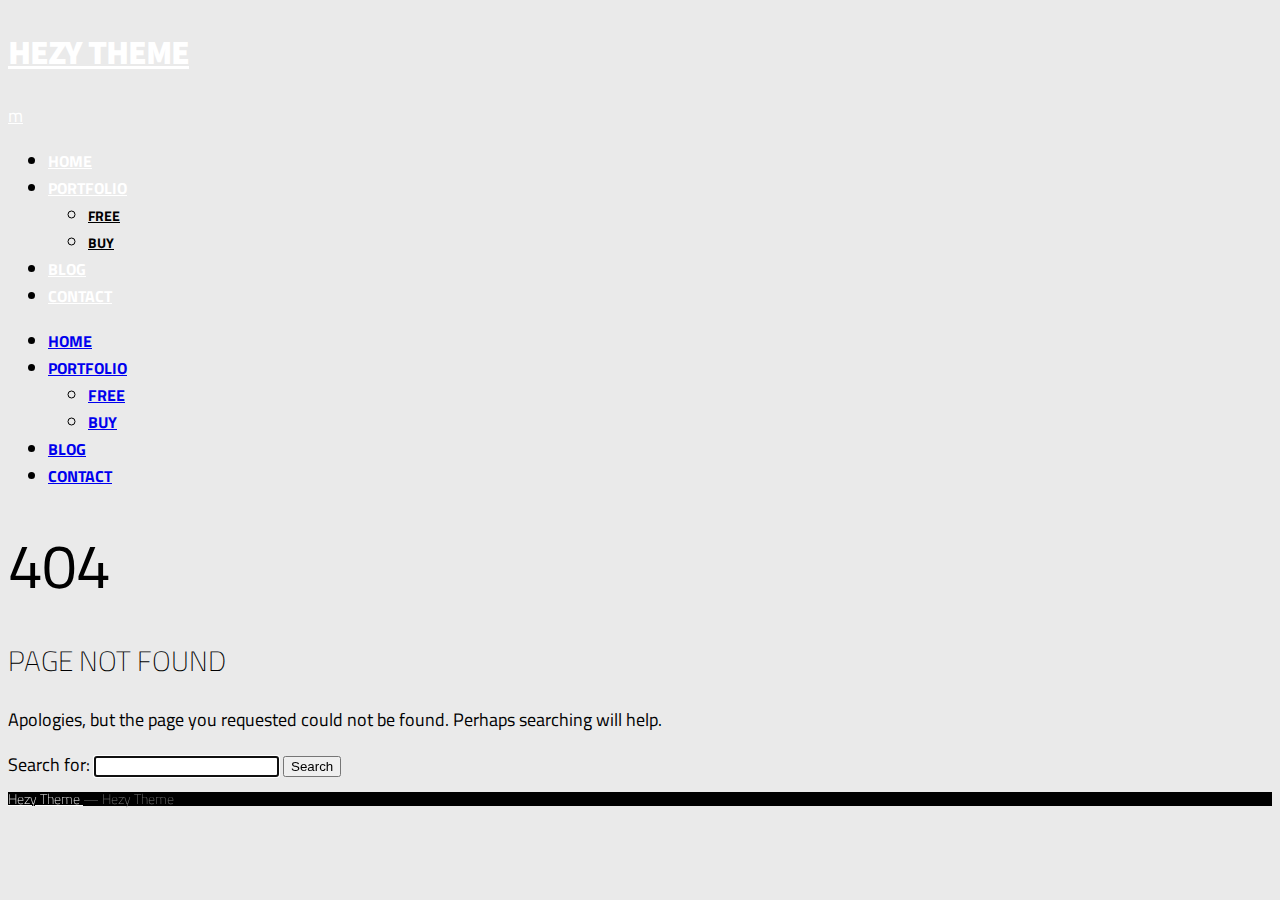
<file: mock/img/search-icon.html>
<!doctype html>
<html lang="en-US" prefix="og: http://ogp.me/ns#" class="responsive_768 responsive_480">
	<head>
		<meta name="viewport" content="width=device-width, initial-scale=1.0, maximum-scale=1.0" />
<!-- v:  --><meta charset="UTF-8"><meta http-equiv="X-UA-Compatible" content="IE=edge,chrome=1">
		<title>Page not found | Hezy Theme</title>

		<link rel="alternate" type="application/rss+xml" title="Hezy Theme  &raquo; Feed" href="http://hezy.org/feed/" />
<link rel="alternate" type="application/rss+xml" title="Hezy Theme  &raquo; Comments Feed" href="http://hezy.org/comments/feed/" />
<link rel='stylesheet' id='thb_resources-css'  href='http://hezy.org/wp-content/themes/bigfoot/css/resources.css?ver=3.8.1' type='text/css' media='all' />
<link rel='stylesheet' id='mediaelementplayer-css'  href='http://hezy.org/wp-content/themes/bigfoot/framework/assets/frontend/css/mediaelementplayer.css?ver=3.8.1' type='text/css' media='all' />
<link rel='stylesheet' id='mediaelementplayer-skin-css'  href='http://hezy.org/wp-content/themes/bigfoot/css/mediaelementplayer-skin.css?ver=3.8.1' type='text/css' media='all' />
<link rel='stylesheet' id='flexslider-css'  href='http://hezy.org/wp-content/themes/bigfoot/framework/assets/frontend/css/flexslider.css?ver=3.8.1' type='text/css' media='all' />
<link rel='stylesheet' id='thb_layout-css'  href='http://hezy.org/wp-content/themes/bigfoot/css/layout.css?ver=3.8.1' type='text/css' media='all' />
<link rel='stylesheet' id='thb_uncompressed_5-css'  href='http://hezy.org/wp-content/themes/bigfoot/config/modules/core/lightbox/submodules/magnific-popup/css/magnific-popup.css?ver=3.8.1' type='text/css' media='all' />
<link rel='stylesheet' id='thb_uncompressed_7-css'  href='http://hezy.org/wp-content/themes/bigfoot/framework/assets/frontend/css/isotope.css?ver=3.8.1' type='text/css' media='all' />
<link rel='stylesheet' id='thb_uncompressed_8-css'  href='http://hezy.org/wp-content/themes/bigfoot/style.css?ver=3.8.1' type='text/css' media='all' />
<script type='text/javascript'>
/* <![CDATA[ */
var thb_system = {"ajax_url":"http:\/\/hezy.org\/wp-admin\/admin-ajax.php","frontend_js_url":"http:\/\/hezy.org\/wp-content\/themes\/bigfoot\/framework\/assets\/frontend\/js"};
/* ]]> */
</script>
<script type='text/javascript' src='http://hezy.org/wp-includes/js/jquery/jquery.js?ver=1.10.2'></script>
<script type='text/javascript' src='http://hezy.org/wp-includes/js/jquery/jquery-migrate.min.js?ver=1.2.1'></script>
<script type='text/javascript' src='http://hezy.org/wp-includes/js/swfobject.js?ver=2.2-20120417'></script>
<link rel="EditURI" type="application/rsd+xml" title="RSD" href="http://hezy.org/xmlrpc.php?rsd" />
<link rel="wlwmanifest" type="application/wlwmanifest+xml" href="http://hezy.org/wp-includes/wlwmanifest.xml" /> 
<meta name="generator" content="WordPress 3.8.1" />
<link rel="alternate" href="http://hezy.org/feed/" type="application/rss+xml" title="Hezy Theme  RSS Feed" />
<link rel="pingback" href="http://hezy.org/xmlrpc.php" />
	<style type="text/css">.recentcomments a{display:inline !important;padding:0 !important;margin:0 !important;}</style>
<style type="text/css" id="thb_theme_customization">@import url(http://fonts.googleapis.com/css?family=Titillium+Web:200,200italic,300,300italic,regular,italic,600,600italic,700,700italic,900|Source+Sans+Pro:200,200italic,300,300italic,regular,italic,600,600italic,700,700italic,900,900italic); a:hover,
	form .required,
	.page-template-template-blog-stream-php #content .item .item-header h1 a:hover,
	.page-template-template-blog-stream-php #content .item.format-quote .item-header h1 a:hover, .page-template-template-blog-stream-php #content .item.format-quote .item-header cite a:hover,
	.page-template-template-blog-classic-php #content .item.format-quote .item-header h1 a:hover, .page-template-template-blog-classic-php #content .item.format-quote .item-header cite a:hover, .home.blog #content .item.format-quote .item-header h1 a:hover, .home.blog #content .item.format-quote .item-header cite a:hover,
	#filterlist li.current a,
	.thb-single-work-overlay .thb-single-work-slideshow #thb-slideshow_prev:hover, .thb-single-work-overlay .thb-single-work-slideshow #thb-slideshow_next:hover,
	.thb-single-work-overlay .thb-single-work-content a:hover,
	.flex-direction-nav li a:hover,
	.page-template-template-showcase-php .home-footer-container .thb-social-home a:hover span { color: #f2e600;  } .home #header, .woocommerce.archive #header,
	#footer-stripe,
	.single-post .thb-audio-wrapper,
	.thb-navigation ul .current,
	#page-links span,
	.page-template-template-showcase-php #thb-home-slides .thb-home-slide .thb-home-slide-overlay,
	.thb-home-slides-picture-overlay,
	.page-template-template-blog-stream-php #content .item,
	#thb-featuredimage-background .thb-featuredimage-background-overlay,
	.thb-tagcloud a, .thb-tagcloud a:hover { background-color: #f2e600;  } .thb-navigation ul .current,
	#page-links span,
	.thb-tagcloud a,
	#comments li.bypostauthor .comment_leftcol img { border-color: #f2e600;  } ::-webkit-selection { background-color: #f2e600;  } ::-moz-selection { background-color: #f2e600;  } ::selection { background-color: #f2e600;  } body { background-color: #eaeaea;  background-repeat: no-repeat; background-position: left;   } .page-template-template-showcase-php .thb-banner h1 { font-family: "Titillium Web"; font-size: 92px; line-height: 1.1; letter-spacing: -2pxpx; font-weight: 900; font-style: normal; text-transform: none;  } .page-template-template-showcase-php .thb-banner .thb-paragraph { font-family: "Titillium Web"; font-size: 38px; line-height: 1.25; letter-spacing: 0px; font-weight: 200; font-style: normal; text-transform: none;  } #logo a { font-family: "Source Sans Pro"; font-size: 34px; line-height: 1; letter-spacing: -1px; font-weight: 900; font-style: normal; text-transform: uppercase; color: #ffffff;  } .main-navigation div ul > li a { font-family: "Titillium Web"; font-size: 16px; line-height: 1; letter-spacing: 0px; font-weight: 700; font-style: normal; text-transform: uppercase;  } #main-nav div ul > li a, #thb-cart-trigger, #nav-trigger { color: #ffffff;  } #main-nav div ul li ul > li a { font-family: "Titillium Web"; font-size: 14px; line-height: 1; letter-spacing: 0px; font-weight: 700; font-style: normal; text-transform: uppercase; color: #000000;  } .pageheader h1 { font-family: "Titillium Web"; font-size: 62px; line-height: 1.1; letter-spacing: -1px; font-weight: normal; font-style: normal; text-transform: uppercase;  } .pageheader h2 { font-family: "Titillium Web"; font-size: 28px; line-height: 1.5; letter-spacing: 1pxpx; font-weight: 200; font-style: normal; text-transform: uppercase;  } body, #content .thb-text, .comment .comment_body { font-family: "Titillium Web"; font-size: 18px; line-height: 1.5; letter-spacing: 0px; font-weight: normal; font-style: normal; text-transform: none;  } .thb-text h1, .textwidget h1, .comment_body h1 { font-family: "Titillium Web"; font-size: 48px; line-height: 1.1; letter-spacing: -2px; font-weight: 700; font-style: normal; text-transform: none;  } .thb-text h2, .textwidget h2, .comment_body h2 { font-family: "Source Sans Pro"; font-size: 36px; line-height: 1.1; letter-spacing: -1px; font-weight: 600; font-style: normal; text-transform: uppercase;  } .thb-text h3, .textwidget h3, .comment_body h3 { font-family: "Titillium Web"; font-size: 30px; line-height: 1.1; letter-spacing: -1px; font-weight: 600; font-style: normal; text-transform: uppercase;  } .thb-text h4, .textwidget h4, .comment_body h4 { font-family: "Titillium Web"; font-size: 24px; line-height: 1.1; letter-spacing: 0px; font-weight: 200; font-style: normal; text-transform: none;  } .thb-text h5, .textwidget h5, .comment_body h5 { font-family: "Titillium Web"; font-size: 18px; line-height: 1.4; letter-spacing: 0px; font-weight: 200; font-style: normal; text-transform: none;  } .thb-text h6, .textwidget h6, .comment_body h6 { font-family: "Titillium Web"; font-size: 16px; line-height: 1.1; letter-spacing: 0px; font-weight: 200; font-style: normal; text-transform: none;  } .home.blog #content .item .item-header h1, .archive #content .item .item-header h1, .page-template-template-blog-classic-php #content .item .item-header h1 { font-family: "Titillium Web"; font-size: 36px; line-height: 1.1; letter-spacing: -2px; font-weight: 600; font-style: normal; text-transform: none;  } .home.blog #content .item.format-quote .item-header h1, .archive #content .item.format-quote .item-header h1, .page-template-template-blog-classic-php #content .item.format-quote .item-header h1 { font-family: "Titillium Web"; font-size: 36px; line-height: 1.1; letter-spacing: 0px; font-weight: 200; font-style: normal; text-transform: none;  } .home.blog #content .item .item-content, .archive #content .item .item-content, .page-template-template-blog-classic-php #content .item .item-content { font-family: "Titillium Web"; font-size: 16px; line-height: 1.5; letter-spacing: 0px; font-weight: normal; font-style: normal; text-transform: none;  } .home.blog #content .item.format-quote .item-header cite, .archive #content .item.format-quote .item-header cite, .page-template-template-blog-classic-php #content .item.format-quote .item-header cite, .home.blog #content .item .item-header .item-footer, .archive #content .item .item-header .item-footer, .page-template-template-blog-classic-php #content .item .item-header .item-footer { font-family: "Titillium Web"; font-size: 14px; line-height: 1.7; letter-spacing: 0px; font-weight: normal; font-style: normal; text-transform: uppercase;  } .page-template-template-blog-stream-php #content .item .item-header h1 a { font-family: "Titillium Web"; font-size: 22px; line-height: 1.1; letter-spacing: -1px; font-weight: 600; font-style: normal; text-transform: none;  } .page-template-template-blog-stream-php #content .item.format-quote .item-wrapper .item-header h1 a { font-family: "Titillium Web"; font-size: 22px; line-height: 1.1; letter-spacing: 0px; font-weight: normal; font-style: italic; text-transform: none;  } .page-template-template-blog-stream-php #content .item .text { font-family: "Titillium Web"; font-size: 14px; line-height: 1.5; letter-spacing: 0px; font-weight: normal; font-style: normal; text-transform: none;  } .page-template-template-blog-stream-php #content .item.format-quote .item-header cite, .page-template-template-blog-stream-php #content .item.format-link .linkurl, .page-template-template-blog-stream-php #content .item .item-header .pubdate { font-family: "Titillium Web"; font-size: 14px; line-height: 1.1; letter-spacing: 0px; font-weight: 300; font-style: normal; text-transform: uppercase;  } .page-template-template-portfolio-php .item .data h1 { font-family: "Titillium Web"; font-size: 18px; line-height: 1.1; letter-spacing: -1px; font-weight: 200; font-style: normal; text-transform: none;  } .page-template-template-portfolio-php .item .data h2 { font-family: "Titillium Web"; font-size: 14px; line-height: 1.1; letter-spacing: 0px; font-weight: 200; font-style: normal; text-transform: uppercase;  } .thb-single-work-overlay .thb-single-work-title { font-family: "Titillium Web"; font-size: 24px; line-height: 1.1; letter-spacing: -1px; font-weight: 200; font-style: normal; text-transform: uppercase;  } .widget .widgettitle { font-family: "Titillium Web"; font-size: 20px; line-height: 1.5; letter-spacing: 0px; font-weight: 200; font-style: normal; text-transform: uppercase;  } #thb-sidebar-main .thb-shortcode .list .item .item-title h1 { font-family: "Titillium Web"; font-size: 16px; line-height: 1.1; letter-spacing: 0px; font-weight: 200; font-style: normal; text-transform: none;  } .sidebar .widget { font-family: "Titillium Web"; font-size: 16px; line-height: 1.5; letter-spacing: 0px; font-weight: 200; font-style: normal; text-transform: none;  } #footer { background-color: #000000;  } #page-footer .widget .widgettitle { font-family: "Titillium Web"; font-size: 20px; line-height: 1.5; letter-spacing: 0px; font-weight: 200; font-style: normal; text-transform: uppercase;  } #page-footer .thb-shortcode .list .item .item-title h1 { font-family: "Titillium Web"; font-size: 16px; line-height: 1.25; letter-spacing: 0px; font-weight: 200; font-style: normal; text-transform: none;  } #page-footer .sidebar .widget { font-family: "Titillium Web"; font-size: 16px; line-height: 1.5; letter-spacing: 0px; font-weight: 200; font-style: normal; text-transform: none;  } #footerlogo { font-family: "Titillium Web"; font-size: 14px; line-height: 1; letter-spacing: 0px; font-weight: 200; font-style: normal; text-transform: none;  } #footerlogo, .gotop { color: #ffffff;  } #footerlogo:hover, .gotop:hover { color: #ffffff;  } #copyright { font-family: "Titillium Web"; font-size: 14px; line-height: 1; letter-spacing: 0px; font-weight: 200; font-style: normal; text-transform: none; color: #7c7c7c;  } .thb-overlay {background: #f2e600;background: rgba(242,230,0, .6);}@media screen and (max-width: 767px) {.responsive_480 .nav-wrapper{background: #000000;}}</style>	</head>
	<body class="error404 logo-left logo-left pageheader-layout-  thb-desktop">
	
	
	
	
	

		
		<div id="page">

			
			<header id="header">
				
				<div class="header-container">

					<div class="wrapper">
												<h1 id="logo">
							<a href="http://hezy.org" title="Hezy Theme ">
																	Hezy Theme 															</a>
						</h1>

						
						<a href="#" id="nav-trigger">m</a>

						<div class="nav-wrapper">
							<nav id="main-nav" class="main-navigation primary">
								
								<div class="menu-menu-1-container"><ul id="menu-menu-1" class="menu"><li id="menu-item-67" class="menu-item menu-item-type-post_type menu-item-object-page menu-item-67"><a href="http://hezy.org/">Home</a></li>
<li id="menu-item-66" class="menu-item menu-item-type-post_type menu-item-object-page menu-item-has-children menu-item-66"><a href="http://hezy.org/works/">Portfolio</a>
<ul class="sub-menu">
	<li id="menu-item-108" class="menu-item menu-item-type-taxonomy menu-item-object-category menu-item-108"><a href="http://hezy.org/category/free/">free</a></li>
	<li id="menu-item-107" class="menu-item menu-item-type-taxonomy menu-item-object-category menu-item-107"><a href="http://hezy.org/category/buy/">Buy</a></li>
</ul>
</li>
<li id="menu-item-68" class="menu-item menu-item-type-post_type menu-item-object-page menu-item-68"><a href="http://hezy.org/blog/">Blog</a></li>
<li id="menu-item-69" class="menu-item menu-item-type-post_type menu-item-object-page menu-item-69"><a href="http://hezy.org/about-hezy-theme/">Contact</a></li>
</ul></div>
															</nav>

							<nav id="mobile-nav" class="main-navigation primary">
								
								<div class="menu-menu-1-container"><ul id="menu-menu-2" class="menu"><li class="menu-item menu-item-type-post_type menu-item-object-page menu-item-67"><a href="http://hezy.org/">Home</a></li>
<li class="menu-item menu-item-type-post_type menu-item-object-page menu-item-has-children menu-item-66"><a href="http://hezy.org/works/">Portfolio</a>
<ul class="sub-menu">
	<li class="menu-item menu-item-type-taxonomy menu-item-object-category menu-item-108"><a href="http://hezy.org/category/free/">free</a></li>
	<li class="menu-item menu-item-type-taxonomy menu-item-object-category menu-item-107"><a href="http://hezy.org/category/buy/">Buy</a></li>
</ul>
</li>
<li class="menu-item menu-item-type-post_type menu-item-object-page menu-item-68"><a href="http://hezy.org/blog/">Blog</a></li>
<li class="menu-item menu-item-type-post_type menu-item-object-page menu-item-69"><a href="http://hezy.org/about-hezy-theme/">Contact</a></li>
</ul></div>
															</nav>
						</div>
											</div>
				</div>

				<div class="wrapper">
	<!-- Page header -->
	<header class="pageheader">
		<h1>404</h1>
		<h2>page not found</h2>
	</header><!-- /.pageheader -->

			</div><!-- /.wrapper -->

		<div id="thb-featuredimage-background">
	
	<div class="thb-featuredimage-background-overlay"></div>
</div>

<style type="text/css">
		#thb-featuredimage-background .thb-featuredimage-background-overlay {
		
		opacity: 1;
		-khtml-opacity: 1;
		-moz-opacity: 1;
		filter: alpha(opacity=100);
		-ms-filter: "progid:DXImageTransform.Microsoft.Alpha(Opacity=100)";


	}
</style>

<script type="text/javascript">
	document.addEventListener('DOMContentLoaded', function() {
		jQuery(".thb-featuredimage-background-container")
			.thb_stretcher({
				adapt: false
			});
	}, false);
</script>
	</header><!-- /#header -->

<section id="page-content">
	
	<div class="wrapper">

				
			<section id="content">
			<div class="thb-text">
				<p id="disclaimer">Apologies, but the page you requested could not be found. Perhaps searching will help.</p>
				<form role="search" method="get" id="searchform" class="searchform" action="http://hezy.org/">
				<div>
					<label class="screen-reader-text" for="s">Search for:</label>
					<input type="text" value="" name="s" id="s" />
					<input type="submit" id="searchsubmit" value="Search" />
				</div>
			</form>				<script type="text/javascript">
					// focus on search field after it has loaded
					document.getElementById('s') && document.getElementById('s').focus();
				</script>
			</div>
		</section>
	
				</div><!-- /.wrapper -->
							</section><!-- /#content -->
			
			
			<section id="footer">
				<div class="wrapper">

					
<section id="page-footer" class="sidebar">

	
						<section class="col full-width">
				<section id="thb_twitter_widget-2" class="widget thb-widget-twitter widget_thb_twitter_widget"></section>			</section>
			
	
</section>

					
					<div id="bottom-footer" class="w-page-footer">
						<p id="copyright">
							<a id="footerlogo" href="http://hezy.org/" title="Hezy Theme " rel="home">Hezy Theme </a>
														<span> &mdash; Hezy Theme</span>
													</p>
						<a href="#" data-icon="u" class="gotop"></a>
					</div>
				</div>
			</section>

		</div><!-- /#page -->

		
				<script type='text/javascript' src='http://hezy.org/wp-content/themes/bigfoot/framework/assets/frontend/js/thb.toolkit.js?ver=3.8.1'></script>
<script type='text/javascript' src='http://hezy.org/wp-content/themes/bigfoot/framework/assets/frontend/js/frontend.js?ver=3.8.1'></script>
<script type='text/javascript' src='http://hezy.org/wp-content/themes/bigfoot/framework/assets/frontend/js/jquery.easing.1.3.js?ver=3.8.1'></script>
<script type='text/javascript' src='http://hezy.org/wp-content/themes/bigfoot/framework/assets/frontend/js/jquery.flexslider-min.js?ver=3.8.1'></script>
<script type='text/javascript' src='http://hezy.org/wp-content/themes/bigfoot/framework/assets/frontend/js/mediaelement-and-player.min.js?ver=3.8.1'></script>
<script type='text/javascript' src='http://hezy.org/wp-content/themes/bigfoot/framework/assets/frontend/js/froogaloop.min.js?ver=3.8.1'></script>
<script type='text/javascript' src='http://hezy.org/wp-content/themes/bigfoot/js/tinynav.js?ver=3.8.1'></script>
<script type='text/javascript' src='http://hezy.org/wp-content/themes/bigfoot/js/jquery.scrollTo-1.4.3.1-min.js?ver=3.8.1'></script>
<script type='text/javascript' src='http://hezy.org/wp-content/themes/bigfoot/config/modules/core/lightbox/submodules/magnific-popup/js/jquery.magnific-popup.min.js?ver=3.8.1'></script>
<script type='text/javascript' src='http://hezy.org/wp-content/themes/bigfoot/config/modules/core/lightbox/submodules/magnific-popup/js/thb.lightbox.config_images.js?ver=3.8.1'></script>
<script type='text/javascript' src='http://hezy.org/wp-content/themes/bigfoot/config/modules/core/lightbox/submodules/magnific-popup/js/thb.lightbox.config_videos.js?ver=3.8.1'></script>
<script type='text/javascript' src='http://hezy.org/wp-content/themes/bigfoot/config/modules/core/lightbox/submodules/magnific-popup/js/thb.lightbox.js?ver=3.8.1'></script>
<script type='text/javascript' src='http://hezy.org/wp-content/themes/bigfoot/js/theme.js?ver=3.8.1'></script>
<script type='text/javascript' src='http://hezy.org/wp-content/themes/bigfoot/js/jquery.cycle2.min.js?ver=3.8.1'></script>
<script type='text/javascript' src='http://hezy.org/wp-content/themes/bigfoot/framework/assets/frontend/js/jquery.isotope.min.js?ver=3.8.1'></script>
<script type='text/javascript' src='http://hezy.org/wp-content/themes/bigfoot/config/modules/core/slideshows/submodules/flexslider/js/config.js?ver=3.8.1'></script>
<script type='text/javascript' src='http://hezy.org/wp-content/themes/bigfoot/config/modules/core/slideshows/submodules/flexslider/js/thb.slideshows_flexslider.js?ver=3.8.1'></script>
		
		
		
		
	</body>
</html>
</file>
<file: mock/css/mega-menu.css>
.main-menu,
.main-menu a,
.main-menu ul,
.main-menu li,
.main-menu div,
.main-menu form,
.main-menu input {
    margin: 0;
    padding: 0;
    border: none;
    outline: none;
}

.main-menu a { text-decoration: none; }
.main-menu li { list-style: none; }
.main-menu {
    position: relative;
    cursor: default;
    z-index: 500;
}

.main-menu > li {
    display: block;
    float: left;
	font-size: 14px;
	text-transform: uppercase;
	font-family: 'benderblack', sans-serif;
}

.main-menu > li > a {
    position: relative;
    display: block;
    z-index: 510;
    height: 54px;
    padding: 3px 22px;
    line-height: 54px;
 
    font-weight: bold;
    font-size: 13px;
    color: #fcfcfc;
 
	color: #000;
	background: #FFF;
 
    -webkit-transition: all .3s ease;
    -moz-transition: all .3s ease;
    -o-transition: all .3s ease;
    -ms-transition: all .3s ease;
    transition: all .3s ease;
}

.main-menu > li.active > a,
.main-menu > li:hover > a { 
	color: #FFF;	
	background: #000; 
}

.main-menu > li:first-child > a {
    border-left: none;
}

.main-menu > li.main-menu-search > form {
    position: relative;
    width: inherit;
    height: 54px;
    z-index: 510;
    border-left: 1px solid #4b4441;
}

.main-menu > li.main-menu-search input[type="submit"] {
    display: block;
    float: left;
    width: 20px;
    height: 54px;
    padding: 0 25px;
    cursor: pointer;
    background: #372f2b url(../img/search-icon.html) no-repeat center center 
    -webkit-transition: all .3s ease;
    -moz-transition: all .3s ease;
    -o-transition: all .3s ease;
    -ms-transition: all .3s ease;
    transition: all .3s ease;
}

.main-menu > li.main-menu-search input[type="submit"]:hover { 
    background-color: #4b4441;
}

.main-menu > li > div {
    position: absolute;
    display: block;
    width: 100%;
    top: 54px;
    left: 0;
    opacity: 0;
    visibility: hidden;
    overflow: hidden;
    background: #1b1e23;
}

.main-menu > li:hover > div {
    opacity: 1;
    visibility: visible;
    overflow: visible;
}

.main-menu .main-menu-column {
    float: left;
    width: 25%;
    padding-bottom: 20px;
}

.main-menu .main-menu-column.menu-2 {
    width: 33.33333333%;
}

.main-menu .main-menu-column h3 {
    margin: 20px 0 10px 0;
    line-height: 18px; 
	font-family: 'benderblack', sans-serif;
    font-weight: bold;
    font-size: 14px;
    color: #fff;
    text-transform: uppercase;
}

.main-menu .main-menu-column h3.orange { 
    color: #ff722b;
}

.main-menu .main-menu-column li a {
    display: block;
    line-height: 26px;
	font-family: 'benderblack', sans-serif;
    font-weight: normal;
    font-size: 13px;
    color: #fff;
    text-transform: none;
    clear: both;
    padding: 25px;
}

.main-menu .main-menu-column li:first-child {
	padding-top: 25px;
}

.main-menu .main-menu-column li b {
	/*border-bottom: 1px solid #2c2e31;*/
	display: block;
	width: 100%	
}

.main-menu .main-menu-column li span.img-prod {
    margin-right: 10px;
    width: 45px;
    height: 36px;
    overflow: hidden;
    display: block;
    float: left;
}

.main-menu .main-menu-column li span.prod {
    line-height: 37px
}

.main-menu .main-menu-column li .img-prod img {
    width: 45px;
    height: auto;
}

.main-menu .main-menu-column li b:hover {
}

.main-menu .main-menu-column li {
    margin-top: -25px;
}

.main-menu .main-menu-column li a:hover {
    color: #fff;
}

.main-menu .main-menu-column li.active a, .main-menu .main-menu-column li:hover {
	background: #817C8A;
    -webkit-transition: all .3s ease;
    -moz-transition: all .3s ease;
    -o-transition: all .3s ease;
    -ms-transition: all .3s ease;
    transition: all .3s ease;
}

.main-menu .main-menu-column.menu-2 li:hover,
.main-menu .main-menu-column.menu-2 a:hover {
    color: #817C8A;
    background: none;
}

.main-menu .main-menu-column.main-menu-column-last {
	background: #000;
	padding: 25px;
}

.main-menu .main-menu-column.menu-2 .set {
    border-bottom: 1px solid #333;
    margin: 20px;
    display: block;
}

.main-menu .main-menu-column.menu-2 h4 {
    margin: 0;
}

.main-menu .main-menu-column.main-menu-column-last li:hover {
	background: none;
}

.main-menu .main-menu-column.menu-2 a {
    padding: 0 0 20px 0;
    font-family: 'robotoregular', sans-serif;
    color: #999;
}

.main-menu .main-menu-column.menu-2 h4 a {
    color: #fff;
    text-transform: capitalize;
    font-size: 16px;
    display: block;
    font-family: 'benderblack', sans-serif;
}

.main-menu .main-menu-column.menu-2 h4 a:hover {
    color: #817C8A;
}

.main-menu .main-menu-column.main-menu-column-last h4 {
    text-transform: none;
    font-weight: normal;
    font-size: 16px;
}

.main-menu .main-menu-column.main-menu-column-last a {
    padding: 0; 
}

.main-menu .main-menu-column.main-menu-column-last a img {
    max-height: 160px;
    margin: 10px 0 25px 0;
}

.main-menu .main-menu-column.main-menu-column-last a.prod-name {
    font-size: 18px;   
}

.main-menu .main-menu-column.main-menu-column-last a.prod-name:hover {
    color: #817C8A;   
    text-decoration: underline;
}

.main-menu .main-menu-column.menu-2 .link-more,
.main-menu .main-menu-column .link-more {
    text-transform: none;
    padding: 0 0 0 25px;
    color: #787878;
    font-style: italic;
    font-family: 'benderblack', sans-serif;
}

.main-menu .main-menu-column .link-more:hover {
    color: #ccc;
}
</file>
<file: mock/css/flexnav.css>
.flexnav {
    -webkit-transition: none;
    -moz-transition: none;
    -ms-transition: none;
    transition: none;
    -webkit-transform-style: preserve-3d;
    overflow: hidden;
    margin: 0 auto;
    width: 100%;
    z-index: 1000;
    max-height: 0; 
}

.flexnav.opacity {
    opacity: 0;
}

.flexnav.flexnav-show {
    max-height: 2000px;
    opacity: 1;
    -webkit-transition: all .5s ease-in-out;
    -moz-transition: all .5s ease-in-out;
    -ms-transition: all .5s ease-in-out;
    transition: all .5s ease-in-out; 
}

.flexnav.one-page {
    position: relative;
    max-width: 25%; 
    margin:0;
    padding: 0;
}

.flexnav li {
    font-size: 100%;
    position: relative;
    overflow: hidden;
}

.flexnav li a {
    position: relative;
    display: block;
    padding: .96em;
    z-index: 2;
    overflow: hidden;
    color: #222222;
    background: #E9E9E9;
    border-bottom: 1px solid rgba(0, 0, 0, 0.15);
}

.flexnav li ul {
    width: 100%; 
    min-width: 200px;
}

.flexnav li ul li {
    font-size: 100%;
    position: relative;
    overflow: hidden;
}

.flexnav li ul.flexnav-show li {
    overflow: visible;
}

.flexnav li ul li a {
    display: block;
    background: #1B1E23;
    color: #fff;
}

.flexnav ul li ul li a {
    background: #1B1E23;
}

.flexnav ul li ul li ul li a {
    background: #1B1E23;
}

.flexnav .touch-button {
    position: absolute;
    z-index: 999;
    top: 0;
    right: 0;
    width: 50px;
    height: 50px;
    display: inline-block;
    text-align: center;
}

.flexnav .touch-button:hover {
    cursor: pointer;
}

.flexnav .touch-button .navicon {
    display: none
}

.menu-button {
    position: relative;
    display: block;
    padding: 1em;
    background: #a6a6a2;
    color: #222222;
    cursor: pointer;
    border-bottom: 1px solid rgba(0, 0, 0, 0.2); 
}

.menu-button.one-page {
    position: fixed;
    top: 0;
    right: 5%;
    padding-right: 45px;
}

.menu-button .touch-button {
    background: transparent;
    position: absolute;
    z-index: 999;
    top: 0;
    right: 0;
    width: 50px;
    height: 50px;
    display: inline-block;
    text-align: center;
}

.menu-button .touch-button .navicon {
    font-size: 16px;
    position: relative;
    top: 1em;
    color: #666;
}

.oldie body.one-page {
    padding-top: 70px;
}

.oldie .flexnav {
    overflow: visible;
}

.oldie .flexnav.one-page {
    top: 0;
    right: auto;
    max-width: 1080px;
}

.oldie .flexnav li {
    position: relative;
    list-style: none;
    float: left;
    display: block;
    background-color: #a6a6a2;
    width: 20%;
    min-height: 50px;
    overflow: visible;
}

.oldie .flexnav li:hover > ul {
    display: block;
    width: 100%;
    overflow: visible;
}

.oldie .flexnav li:hover > ul li {
    width: 100%;
    float: none;
}

.oldie .flexnav li a {
    border-left: 1px solid #acaca1;
    border-bottom: none;
    overflow: visible;
}

.oldie .flexnav li > ul {
    background: #acaca1;
    position: absolute;
    top: auto;
    left: 0;
    display: none;
    z-index: 1;
    overflow: visible;
}

.oldie .flexnav li ul li ul {
    top: 0;
}

.oldie .flexnav li ul li a {
    border-bottom: none;
}

.oldie .flexnav li ul.open {
    display: block;
    width: 100%;
    overflow: visible;
}

.oldie .flexnav li ul.open li {
    width: 100%;
}

.oldie .flexnav li ul.open ul.open {
    margin-left: 100%;
    top: 0;
    display: block;
    width: 100%;
    overflow: visible;
}

.oldie .flexnav ul li:hover ul {
    margin-left: 100%;
    top: 0;
}

.oldie .menu-button {
    display: none;
}

.oldie.ie7 .flexnav li {
    width: 19.9%;
}

@media all and (min-width: 768px) {
    body.one-page {
        padding-top: 70px; 
    }
    .flexnav {
        overflow: visible;
    }
    .flexnav.opacity {
        opacity: 1;
    }
    .flexnav.one-page {
        right: auto;
        max-width: 1080px;
    }
    .flexnav li {
        position: relative;
        list-style: none;
        float: left;
        display: block;
        background-color: #1B1E23;
        overflow: visible;
        width: 25%;
    }
    .flexnav li a {
        text-decoration: none;
        border-bottom: none;
    }
    .flexnav li > ul {
        position: absolute;
        top: auto;
        left: 0; 
        padding: 0;
    }
    .flexnav li > ul li {
        width: 100%;
      }
    .flexnav li ul li > ul {
        margin-left: 100%;
        top: 0;
    }
    .flexnav li ul li a {
        border-bottom: none;
    }
    .flexnav li ul li a:hover {
        text-decoration: none;
        background: #817C8A;
    }
    .flexnav li ul.open {
        display: block;
        opacity: 1;
        visibility: visible;
        z-index: 1;
    }
    .flexnav li ul.open li {
        overflow: visible;
        max-height: 100px;
    }
    .flexnav li ul.open ul.open {
        margin-left: 100%;
        top: 0;
    }
    .menu-button {
      display: none;
    } 
}
</file>
<file: mock/css/style.css>
@font-face {
    font-family: 'benderblack';
    src: url('../fonts/bender/bender_black-webfont.eot');
    src: url('../fonts/bender/bender_black-webfontd41d.eot?#iefix') format('embedded-opentype'),
    url('../fonts/bender/bender_black-webfont.woff') format('woff'),
    url('../fonts/bender/bender_black-webfont.ttf') format('truetype'),
    url('../fonts/bender/bender_black-webfont.svg#benderblack') format('svg');
    font-weight: normal;
    font-style: normal;
}

@font-face {
    font-family: 'benderblack_italic';
    src: url('../fonts/bender/bender_black_italic-webfont.eot');
    src: url('../fonts/bender/bender_black_italic-webfontd41d.eot?#iefix') format('embedded-opentype'),
    url('../fonts/bender/bender_black_italic-webfont.woff') format('woff'),
    url('../fonts/bender/bender_black_italic-webfont.ttf') format('truetype'),
    url('../fonts/bender/bender_black_italic-webfont.svg#benderblack_italic') format('svg');
    font-weight: normal;
    font-style: normal;
}

@font-face {
    font-family: 'benderlight';
    src: url('../fonts/bender/bender_light-webfont.eot');
    src: url('../fonts/bender/bender_light-webfontd41d.eot?#iefix') format('embedded-opentype'),
    url('../fonts/bender/bender_light-webfont.woff') format('woff'),
    url('../fonts/bender/bender_light-webfont.ttf') format('truetype'),
    url('../fonts/bender/bender_light-webfont.svg#benderlight') format('svg');
    font-weight: normal;
    font-style: normal;
}

@font-face {
    font-family: 'benderlight_italic';
    src: url('../fonts/bender/bender_light_italic-webfont.eot');
    src: url('../fonts/bender/bender_light_italic-webfontd41d.eot?#iefix') format('embedded-opentype'),
    url('../fonts/bender/bender_light_italic-webfont.woff') format('woff'),
    url('../fonts/bender/bender_light_italic-webfont.ttf') format('truetype'),
    url('../fonts/bender/bender_light_italic-webfont.svg#benderlight_italic') format('svg');
    font-weight: normal;
    font-style: normal;
}

@font-face {
    font-family: 'robotoitalic';
    src: url('../fonts/roboto/roboto-italic.eot');
    src: url('../fonts/roboto/roboto-italicd41d.eot?#iefix') format('embedded-opentype'),
    url('../fonts/roboto/roboto-italic.woff') format('woff'),
    url('../fonts/roboto/roboto-italic.ttf') format('truetype'),
    url('../fonts/roboto/roboto-italic.svg#robotoitalic') format('svg');
    font-weight: normal;
    font-style: normal;
}

@font-face {
    font-family: 'robotolight';
    src: url('../fonts/roboto/roboto-light-webfont.eot');
    src: url('../fonts/roboto/roboto-light-webfontd41d.eot?#iefix') format('embedded-opentype'),
    url('../fonts/roboto/roboto-light-webfont.woff') format('woff'),
    url('../fonts/roboto/roboto-light-webfont.ttf') format('truetype'),
    url('../fonts/roboto/roboto-light-webfont.svg#robotolight') format('svg');
    font-weight: normal;
    font-style: normal;
}

@font-face {
    font-family: 'robotoregular';
    src: url('../fonts/roboto/roboto-regular-webfont.eot');
    src: url('../fonts/roboto/roboto-regular-webfontd41d.eot?#iefix') format('embedded-opentype'),
    url('../fonts/roboto/roboto-regular-webfont.woff') format('woff'),
    url('../fonts/roboto/roboto-regular-webfont.ttf') format('truetype'),
    url('../fonts/roboto/roboto-regular-webfont.svg#robotoregular') format('svg');
    font-weight: normal;
    font-style: normal;
}

@font-face {
    font-family: 'bender_bold';
    src: url('../fonts/bender/bender_bold.eot');
    src: url('../fonts/bender/bender_bold.eot') format('embedded-opentype'),
    url('../fonts/bender/bender_bold.woff') format('woff'),
    url('../fonts/bender/bender_bold.ttf') format('truetype'),
    url('../fonts/bender/bender_bold.svg#BenderBold') format('svg');
}

@font-face {
    font-family: 'bender_bold_italic';
    src: url('../fonts/bender/bender_bold_italic.eot');
    src: url('../fonts/bender/bender_bold_italic.eot') format('embedded-opentype'),
    url('../fonts/bender/bender_bold_italic.woff') format('woff'),
    url('../fonts/bender/bender_bold_italic.ttf') format('truetype'),
    url('../fonts/bender/bender_bold_italic.svg#BenderBoldItalic') format('svg');
}

article, aside, details, figcaption, figure, footer, header, hgroup, menu, nav, section { 
    display: block;
}

img {
    max-width: 100%;
    height: auto;
    width: auto\9; /* ie8 */
}

em > span {
    color: #817C8A;
}

body {
    font-family: 'robotoregular', sans-serif;
    background: #d7d7d7;
    color: #333;
}

h1,h3,h4,h5,h6 {
    font-family: 'benderblack';
}

a {color: #817C8A;}

a:hover {
    color: #333;
    -webkit-transition: all 0.5s ease;
    -moz-transition: all 0.5s ease;
    -ms-transition: all 0.5s ease;
    -o-transition: all 0.5s ease;
    transition: all 0.5s ease;
}

:focus, a:focus, button:focus, input:focus, textarea:focus, select:focus, .btn:focus {
  outline: none;
}

/* === Header Section === */
.internal-pages .header-layout {
    background: none;
    height:  130px 
}

.header-layout .menu-trigger {
    float: left;
    height: 60px;
}

.header-layout .menu-trigger__inner {
    padding: 20px 0;
    font-family: 'benderblack',sans-serif;
    font-size: 16px;
}

.header-layout .menu-trigger__inner img {
    margin-top: -3px
}

.header-layout .menu-trigger__inner a {
    color: #000;
}


.menu-trigger {
    float: left;
    height: 60px;
}

.menu-trigger__inner {
    padding: 20px 0;
    font-family: 'benderblack',sans-serif;
    font-size: 16px;
}

.menu-trigger__inner img {
    margin-top: -3px
}

.menu-trigger__inner a {
    color: #000;
}

.header {
    padding: 0 10px;
}

.navbar {
    -webkit-box-shadow: 0 1px 3px rgba(0,0,0,.2);
    -moz-box-shadow: 0 1px 3px rgba(0,0,0,.2);
    box-shadow: 0 1px 3px rgba(0,0,0,.2);
}

nav .navbar-header {
    float: none;
}

.navbar-header {
    background: #efefef;
}

.navbar-header .logo {
    height: 100%;
    padding: 32px;
    line-height: 26px;
    margin: 0 auto;
    display: block;
    color: #2E2525;
    text-transform: uppercase;
}

.header .logo:hover {
    text-decoration: none;
}

.header .logo strong {
    font-size: 30px;
    text-decoration: none;
    font-family: 'benderblack', sans-serif;
}

.header .logo ins {
    font-size: 32px;
    text-decoration: none;
    font-family: 'benderlight', sans-serif;
    display: block;
}

.header-layout {
    background: url('../img/header-bg.jpg') no-repeat center top;
    height: 710px;
}

.header-layout.header-layout-2 {
    background: url('../img/header-bg-2.jpg') no-repeat center top;
}

.header-layout.header-layout-3 {
    background: url('../img/header-bg-3.jpg') no-repeat center top;    
}

.header-layout.header-layout-4 {
    background: url('../img/header-bg-4.jpg') no-repeat center top;    
}

.header-layout.header-layout-5 {
    background: url('../img/header-bg-5.jpg') no-repeat center top;    
}

.header-layout.header-layout-6 {
    background: url('../img/header-bg-6.jpg') no-repeat center top;    
}

.header-layout .title-white h1,
.header-layout .title-white {
    color: #fff;
}

.header h1 {
    margin: 0;
    font-size: 72px;
    font-family: 'benderlight_italic', sans-serif;
    text-transform: uppercase;
    color: #000;
    line-height: 60px;
    letter-spacing: -2.2px;
    display: block;;
    position: relative;
}

.header  h1 strong {
    font-family: 'benderblack_italic', sans-serif;
    letter-spacing: -1.2px;
}

.header h1 small {
    font-family: 'benderlight', sans-serif;
    font-size: 14px;
    letter-spacing: 0;
    display: block;
    position: absolute;
    top: 60px;
}

.internal-pages .header article {
    margin: 20px 0;
}

.header article {
    padding: 0;
    margin-top: 82px;
}

.header article p {
    font-size: 16px;
    font-family: 'robotolight', sans-serif;
    line-height: 23px;
    margin-top: 35px;
    margin-left: 4px;
}

.header .header-logo {
    padding: 0;
}

.header .header-menu {
    padding: 0;
    background: #fff;
}

.navbar[role="navigation"] .navbar-collapse {
    padding: 0;
    float: left;
}

.navbar {
    margin-top: 27px;
    border-radius: 0;
    border: 0;
}

.navbar[role="navigation"] .row {
    background: #fff;
}

.navbar .menu-main li{
    font-size: 14px;
    text-transform: uppercase;
    font-family: 'benderblack', sans-serif;
    padding: 0;
}

.navbar .menu-main li a {
    padding: 20px 16px ;
}

.navbar .menu-main li a {
    color: #000;
    background: #fff;
}

.navbar .menu-main li a:hover {
    color: #fff;
    background: #000;
}

.search-panel__wrapper {
    width: 100%;
}

.header .search-panel {
    float: left;
    background: #fff;
    border-top: 2px solid #f1f1f1;
    /*width: 835px;*/
}

.search-panel .gender-select,
.search-panel .search-field {
    float: left;
    height: 34px;
    margin-top: 14px;
}

.search-panel .gender-select .bootstrap-select .dropdown-menu {
    top: 34px !important;
    font-family: 'robotoregular', sans-serif
}

.search-panel .wish-list a,
.search-panel .login-panel a{
    display: block;
    color: #333;
}

.search-panel .gender-select {
    width: 112px;
    float: left;
    background: #e9e9e9;
    border-right: 2px solid #d0d0d0;
}

.search-panel .search-field .search-results {
    position: absolute;
    right: 67px;
    top: 7px;
    color: #999999;
    font-size: 14px;
    font-family: 'bender', sans-serif;
}

.search-field label {
    font-family: 'benderlight_italic', sans-serif;
    font-size: 16px;
    position: absolute;
    top: 6px;
    color: #999999;
    left: 20px;
}

.search-panel .search-field input {
    width: 70%;
    height: 100%;
    background: none;
    border: 0;
    font-family: 'benderlight_italic', sans-serif;
    font-size: 16px;
}

.search-field {
    float: left;
    position: relative;
    background: #e9e9e9;
}

.search-panel .search-field .search-button .search-button-icon {
    width: 16px;
    height: 17px;
    background: url('../img/search-button.png') no-repeat;
    position: absolute;
    top: 8px;
    right: 9px;
}

.search-panel .search-field .search-button__wrapper {
    position: absolute;
    right: 0;
    top: 0;
}

.search-panel .search-field .search-results .clear-results {
    background: url('../img/clear-results.png') no-repeat;
    width: 9px;
    height: 9px;
    display: block;
    position: absolute;
    top: 6px;
    right: -18px;
}

.search-panel .search-field .search-results .search-results__wrapper {
    position: relative;
}

.search-panel .search-field .search-results .clear-results:hover {
    cursor: pointer;
}

.search-panel .search-field .search-button {
    background: #474747;
    position: relative;
    width: 34px;
    height: 34px;
    border: 0;
}

.search-panel .bootstrap-select .dropdown-menu {
    border-radius: 0px;
    border: none;   
    padding: 0;
}

.search-panel .bootstrap-select .dropdown-menu > li > a {
    padding: 3px 16px 3px 12px;
}

.search-panel .bootstrap-select .dropdown-menu > li > a:hover, .search-panel .bootstrap-select .dropdown-menu > li > a:focus {
    background: #474747;
    color: #fff;
}

.search-panel .bootstrap-select > .btn {
    background: #E9E9E9;
    border: none;
    border-radius: 0px;
}

.search-panel .bootstrap-select.btn-group .btn .filter-option {
    top: 7px;
    padding: 0;
    margin: 0;
    border: none;
}

.search-panel .bootstrap-select.btn-group .btn .caret {
    right: 12px;
}

.change-language.bootstrap-select > .btn,
.change-currency.bootstrap-select > .btn {
    max-width: 100px;
}

.change-local-wrapper {
    float: right;
}

.change-local-wrapper .bootstrap-select.btn-group .btn .filter-option {
    left: 0;
    margin-right: 10px;
    margin-left: 0;
    border: none;
}

.change-local-wrapper .bootstrap-select .btn {
    border: none;
    padding: 0;
    margin-top: 14px;
    background: none;
}

.change-local-wrapper .btn-default:hover, .change-local-wrapper .btn-default:focus, .change-local-wrapper .btn-default:active, .change-local-wrapper .btn-default.active, .change-local-wrapper .open .dropdown-toggle.btn-default {
    background: none;
}

.change-local-wrapper .dropdown-menu > li > a:hover, .change-local-wrapper .dropdown-menu > li > a:focus {
    background: none;
    color: #ccc;
}

.change-local-wrapper .dropdown-menu {
    background: #333333;
    border: none;
    -webkit-border-radius: 0px;
    -moz-border-radius: 0px;
    border-radius: 0px;
    margin-top: 10px;
}

.change-local-wrapper .dropdown-menu.open {
    overflow: visible !important; 
    padding: 10px 0;
}

.change-local-wrapper .bootstrap-select .btn .caret {
        margin-top: -3px;
}

.change-local-wrapper .dropdown-menu > li > a {
    padding: 3px 15px; 
}

.change-local-wrapper .dropdown-menu.open:before {
    border-bottom: 5px solid #333;
}

.change-local-wrapper .dropdown-menu.open:after {
    content: '';
    border-left: 5px solid rgba(0, 0, 0, 0);
    border-right: 5px solid rgba(0, 0, 0, 0);
    border-bottom: 5px solid #333;
    border-bottom-color: #333;
    position: absolute;
    top: -5px;
    left: 45%;
}

.change-local-wrapper .dropdown-menu a {
    color: #fff;
}

.change-local-wrapper .change-currency {
    float: left;
}

.change-local-wrapper .change-language {
    float: left;
}

.change-local-wrapper .open .dropdown-toggle.btn-default {
    background: none;
}

.change-local-wrapper  .bootstrap-select.btn-group .btn .filter-option {
    right: 12px;
}

.widget-cart {
    position: relative;
    float: right;
    background: #000;
}

.widget-cart a {
    text-decoration: none;
}

.widget-cart .dropdown-menu {
    right: 0;
    margin: 0;
    padding: 0;
    border: none;
    -webkit-border-radius: 0px;
    -moz-border-radius: 0px;
    border-radius: 0px;
    font-size: 12px;
}

.widget-cart .dropdown-menu h5 {
    padding: 0 15px;
    text-transform: uppercase;
}

.widget-cart .dropdown-menu a {
    line-height: 20px; 
}

.widget-cart .dropdown-menu .product-list {
    min-width: 280px;
    display: block;
    overflow: hidden;
}

.widget-cart .dropdown-menu a span {
    float: right;
}

.widget-cart .items-cart__inner {
    padding: 16px;
    height: 66px;
}

.items-cart .cart-amount {
    font-family: 'benderblack_italic', sans-serif;
    font-size: 18px;
    line-height: 1;
    color: #fff;
    display: block;
    text-align: left;
}

.items-cart .items-counter {
    font-family: 'robotoregular', sans-serif;
    font-size: 12px;
    line-height: 1;
    color: #999999;
    display: block;
    text-align: left;
    padding-top: 2px;
}

.items-cart .cart-icon {
    background: url("../img/cart-icon.png") no-repeat;
    width: 45px;
    height: 34px;
    position: absolute;
    right: 15px;
    top: 13px;
}

.more-links a {
    width: 12.2%;
    float: left;
    line-height: 34px;
    text-align: center;
    height: 100%;
    font-family: 'bender', sans-serif;
    font-size: 14px;
    color: #333;
    margin-top: 13px;
}
/* === Header Section End === */

/* === Sidebar Section === */

/* SKETCH start */
.sketch-gallery.visible-ie {
    display: none;
}

.sketch-gallery.default {
    box-shadow: 0 1px 3px rgba(0, 0, 0, 0.2);
    margin-bottom: 20px;
}

.sketch-gallery .one-sketch {
    min-height: 300px;
    padding: 0;
    position: relative;
}

.sketch-gallery .one-sketch img {
    width: 100%;
}

.sketch-gallery .one-sketch a {
    display: block;
    float: left;
    height: 100%;
    min-height: 300px;
    overflow: hidden;
    position: absolute;
    width: 100%;
}

.one-sketch h4 {
    color: #FFFFFF;
    font-family: 'benderlight_italic',sans-serif;
    font-size: 36px;
    line-height: 1;
    margin-top: 33px;
    padding: 0 40px 0 32px;
    position: absolute;
    text-transform: uppercase;
}

.one-sketch h4 strong {
    font-family: 'benderblack_italic',sans-serif;
}

.one-sketch .black-text {
    color: #000000;
}
/* SKETCH end */

/* PARTNERS start */
.fashion-web-partners {
    background: #fff;
    -webkit-box-shadow: 0 1px 3px rgba(0,0,0,.2);
    -moz-box-shadow: 0 1px 3px rgba(0,0,0,.2);
    box-shadow: 0 1px 3px rgba(0,0,0,.2);
    margin-bottom: 20px;
}

.fashion-web-partners .item .row {
    margin: 0;
}

.fashion-web-partners td{
    height: 236px;
    text-align: center;
}

.fashion-web-partners .one-partner {
    position: relative;
}

.fashion-web-partners td a {
    display: block;
    position: absolute;
    width: 100%;
    height: 100%;
    top: 0;
    left: 0;
}

.fashion-web-partners .item td {
    padding: 0;
    text-align: center;
}

.fashion-web-partners .item td img {
    display: -moz-inline-stack;
    display: -moz-inline-stack;
    display: inline-block;
    *display: inline;

    *display: inline;
}

.fashion-web-partners td img.active {
    display: none;
}

.fashion-web-partners td .active {
    display: none;
}

.fashion-web-partners table {
    width: 100%;
}

.fashion-web-partners table td {
    vertical-align: middle;
}

.fashion-web-partners td:hover .active{
    display: -moz-inline-stack;
    display: -moz-inline-stack;
    display: inline-block;
    *display: inline;

    *display: inline;
    cursor: pointer;
}

.fashion-web-partners td:hover .normal {
    display: none;
}

.fashion-web-partners .slider-navigation {
    overflow: hidden;
    position: absolute;
    top: 49%;
    width: 100%;
    z-index: 888;
    padding: 0 30px 0 0;
}
.fashion-web-partners .slider-navigation .arrow {
    background: url('../img/slider-arrows.png') no-repeat;
    width: 26px;
    height: 26px;
    display: block;
    float: left;
}
.fashion-web-partners .slider-navigation .arrow:hover {
    cursor: pointer;
}

.fashion-web-partners .slider-navigation .arrow.prev {
    background-position: 0 0;
    float: left;
}

.fashion-web-partners .slider-navigation .arrow.next {
    background-position: -31px -27px;
    float: right;
}

.fashion-web-partners .slider-navigation .arrow.prev:hover {
    background-position: 0px -27px;
}

.fashion-web-partners .slider-navigation .arrow.next:hover {
    background-position: -31px 0px;
}

.product-catalog .catalog-item .item-price {
    width: 140px;
    float: left;
}
/* PARTNERS end */

/* ABOUT start */
.about-fashion-web {
    overflow: hidden;
    display: block;
    background: #fff;
    margin-bottom: 20px;
    -webkit-box-shadow: 0 1px 3px rgba(0,0,0,.2);
    -moz-box-shadow: 0 1px 3px rgba(0,0,0,.2);
    box-shadow: 0 1px 3px rgba(0,0,0,.2);
}

.about-fashion-web .super-info h2,
.about-fashion-web .twitter h2 {
    font-size: 24px;
    margin: 0;
    margin-bottom: 22px;
    font-family: 'benderblack_italic', sans-serif;
    color: #000;
    padding: 0;
}

.about-fashion-web .twitter h2  {
    color: #fff;
}

.about-fashion-web .info-col.super-info {
    width: 50%;
}
.about-fashion-web .info-col {
    height: 100%;
    overflow: hidden;
    padding: 30px;
    float: left;
    width:  25%;
    background: #FFF;
    padding-bottom: 9999px;
    margin-bottom: -9990px !important;
}

.about-fashion-web .twitter {
    background: #3fccfd;
    padding: 30px 20px 9999px 30px;
}

.about-fashion-web .facebook {
    background: #4966b6;
    padding: 30px 20px 9999px 30px;
}

.twitter .re-twitter {
    margin-bottom: 35px;
}

.twitter .re-twitter .comment {
    color: #fff;
    font-family: 'robotoregular', sans-serif;
    font-size: 14px;
    line-height: 18px;
    margin-bottom: 20px;
    padding-left: 10px;
    background: url('../img/comment.png') no-repeat;
}

.super-info p {
    font-family: 'robotolight', sans-serif;
    font-size: 14px;
    color: #222429;
    line-height: 24px;
    margin-top: 0;
    margin-bottom: 20px;
}

.twitter .re-twitter .time {
    color: #fff;
    font-family: 'robotoitalic', sans-serif;
    font-size: 14px;
    letter-spacing: 0.9px
}

.about-fashion-web .twitter h2 {
    padding-left: 10px;
}

.twitter .re-twitter .time ins {
    text-decoration: none;
    padding-left: 10px;
}

.about-fashion-web .facebook h2 {
    font-size: 24px;
    margin: 0;
    margin-bottom: 22px;
    font-family: 'benderblack_italic', sans-serif;
    color: #fff;
}

.facebook  h5 {
    font-size: 11px;
    color: #fff;
    font-family: Arial;
}

.facebook .facebook-person {
    width: 40px;
    float: left;
    margin-right: 6px;
    margin-bottom: 16px;
}

.facebook .facebook-person .person-photo {
    width: 40px;
    height: 40px;
    overflow: hidden;
    background: #274d99;
}

.facebook .facebook-person .person-photo img {
    width: 40px;
    height: auto;
}

.facebook .facebook-person .person-name {
    font-size: 9px;
    font-family: Arial, sans-serif;
    color: #fff;
    margin-top: 4px;
    display: block;
    text-align: center;
}
/* ABOUT end */
/* === Sidebar Section === */

/* === Content Section === */
.content {
    background: #DEE1E3;
}

.internal-pages.content {
    margin-top: 10px;
}

.internal-pages.content .product-catalog {
    margin-top: 0;
}

/* BUTTONS start */
.btn {
    -webkit-border-radius: 0px;
    -moz-border-radius: 0px;
    border-radius: 0px;
    border: none;
    padding: 10px 20px;
}

.btn.btn-primary {
    background: #525155;
    color: #fff;
    font-family: 'benderblack';
}

.btn.btn-primary:hover {
    color: #817C8A;
    background: #1B1E23;
    -webkit-transition: background 0.5s ease-in-out;
    -moz-transition: background 0.5s ease-in-out;
    -ms-transition: background 0.5s ease-in-out;
    -o-transition: background 0.5s ease-in-out;
    transition: background 0.5s ease-in-out;
}

.btn.btn-inverse {
    background: #1B1E23;
    color: #fff;
    font-family: 'benderblack';
}

.btn.btn-inverse:hover {
    background: #817C8A;
    -webkit-transition: background 0.5s ease-in-out;
    -moz-transition: background 0.5s ease-in-out;
    -ms-transition: background 0.5s ease-in-out;
    -o-transition: background 0.5s ease-in-out;
    transition: background 0.5s ease-in-out;
}

.btn:active, .btn.active,
.btn-group.open .dropdown-toggle {
    -webkit-box-shadow: none;
    -moz-box-shadow: none;
    box-shadow: none;
    -webkit-transition: background 0.5s ease-in-out;
    -moz-transition: background 0.5s ease-in-out;
    -ms-transition: background 0.5s ease-in-out;
    -o-transition: background 0.5s ease-in-out;
    transition: background 0.5s ease-in-out;
}
/* BUTTONS end */

/* FORMS start */
.form-control {
    -webkit-border-radius: 0px;
    -moz-border-radius: 0px;
    border-radius: 0px;    
    -webkit-box-shadow: none;
    -moz-box-shadow: none;
    box-shadow: none;
    background: #e9e9e9;
    border: none;
    min-height: 48px;
}

.form-control:focus {
    border-color: #817C8A;
    outline: 0;
    -webkit-box-shadow: none;
    -moz-box-shadow: none;
    box-shadow: none;
}

.radio, .checkbox {
    margin: 0;
    padding: 0;
}

input[type="radio"] {
    display: none;
}

input[type="radio"] + label {
    color: #666;
    font-family:Arial, sans-serif;
    font-size: 14px;
}

input[type="radio"] + label span {
    display: -moz-inline-stack;
    display: inline-block;
    *display: inline;

    width: 15px;
    height: 15px;
    margin: -1px 4px 0 0;
    vertical-align: middle;
    background:url('../img/aero.png') 0 -45px no-repeat;
}

input[type="radio"]:checked + label span {
    background:url('../img/aero.png') 0 -30px no-repeat;
}

input[type=checkbox].css-checkbox {
    padding-left: 20px;
    position: absolute;
    opacity: 0;
    margin: -2px;
    height: 15px;
    width: 15px;
    padding:0;
    border:0;
    z-index: 20000;
    cursor: pointer;
}

input[type=checkbox].css-checkbox + label.css-label {
    padding-left:26px;
    height:14px;
    display: -moz-inline-stack;
    display: inline-block;
    *display: inline;

    line-height:15px;
    background-repeat:no-repeat;
    background-position: 0 0;
    svertical-align:middle;
}

input[type=checkbox].css-checkbox:checked + label.css-label {
    background-position: 0 -16px;
}

.css-label {
    background-image:url("../img/aero.png");
}

.checkbox {
    padding-left: 0;
}
/* FORMS end */

/* PRODUCTS start */
.product-catalog  {
    padding: 0;
    margin-top: -76px;
    display: block;
    background: #fff;
    -webkit-box-shadow: 0 1px 3px rgba(0,0,0,.2);
    -moz-box-shadow: 0 1px 3px rgba(0,0,0,.2);
    box-shadow: 0 1px 3px rgba(0,0,0,.2);
    margin-bottom: 20px;
}

.product-catalog.bestseller-products,
.product-catalog.featured-products {
    margin-bottom: 20px;
    margin-top: 0;
}

.product-catalog .catalog-item {
    padding: 0;
    position: relative;
    float: left;
    border-left: 2px solid #f6f6f6;
    height: 302px;
}

.product-catalog .catalog-item .item-price {
    width: 140px;
    float: left;
}

.product-catalog  .catalog-item:nth-child(4n+4){
    border-right: 0;
}

.product-catalog .catalog-item a {
    display: block;
    position: absolute;
    width: 100%;
    height: 100%;
}

.product-catalog .row-one,
.product-catalog .row-two {
    display: block;
    overflow: hidden;
}

.product-catalog .row-one .catalog-item {
    border-bottom:  2px solid #f6f6f6;
}

.product-catalog .catalog-item:first-child {
    border-left: 0px;
}

.product-catalog .item {
    overflow: hidden;
}

.product-catalog h2 {
    font-size: 24px;
    margin: 0;
    padding: 26px 30px 22px;
    font-family: 'benderblack_italic', sans-serif;
    color: #333333;
}

.product-catalog .product-catalog__header {
    height: 76px;
    border-bottom: 2px solid #f6f6f6;
}

.product-catalog__header .slider-navigation{
    float: right;
    margin-top: 6px;
}

.product-catalog .slider-navigation .arrow {
    background: url('../img/slider-arrows.png') no-repeat;
    width: 26px;
    height: 26px;
    display: block;
    float: left;
}

.product-catalog .slider-navigation .arrow:hover {
    cursor: pointer;
}

.product-catalog .slider-navigation .arrow.prev {
    background-position: 0 0;
}

.product-catalog .slider-navigation .arrow.next {
    background-position: -31px -27px;
}

.product-catalog .slider-navigation .arrow.prev:hover {
    background-position: 0px -27px;
}

.product-catalog .slider-navigation .arrow.next:hover {
    background-position: -31px 0px;
}

.product-catalog .catalog-item .item-price {
    width: 140px;
    float: left;
}

.item-items {
    float: right;
    margin-right: 28px;
    font-family: 'bender_bold_italic';
    color: #817C8A;    
    font-size: 14px
}

.product-catalog .catalog-item a:hover {
    color: #817C8A
}

.catalog-item .item-image {
    height: 240px;
    text-align: center;
    overflow: hidden;
    margin: 0 auto;
    padding: 0 0 10px 0;
    vertical-align: middle;
}

.categories-item .item-description .title a {
    color: #000;
}

.categories-item .item-description .item-items {
    font-size: 16px;
    margin-right: 0;
}

.categories-item .item-image img {
    min-width: 200px;
}

.catalog-item .item-description {
    overflow: hidden;
    margin-top: 2px;
}

.catalog-item .item-description .item-title {
    width: 140px;
    float: left;
    color: #555555;
    font-family: 'bender_bold', sans-serif;
    margin-left: 30px;
    max-height: 36px;
    overflow: hidden;
    line-height: 18px
}

.catalog-item .item-description .item-title:hover {
    color: #333;
    text-decoration: underline;
}

.catalog-item .item-description .item-price {
    width: 70px;
    float: right;
    margin-right: 28px;
    font-family: 'bender_bold_italic';
    color: #817C8A;
    font-size: 18px;
}

.catalog-item .item-description  .first-price {
    text-decoration: line-through;
    font-family: 'benderlight_italic', sans-serif;   
    color: #999;
    font-size: 14px;
} 

.item-label {
    background: url('../img/catalog-item-offer-labels.png') no-repeat;
    position: absolute;
    left: 0;
    top: -2px;
    display: block;
    width: 45px;
    height: 46px;
}

.item-label.hot {
    background-position: -48px 0;
}

.item-label.sale {
    background-position: -93px 0;
}

.item-label.new {
    background-position: 0 0;
}
.catalog-items {
    font-family: 'benderlight', sans-serif;
    padding: 30px;
}

.catalog-items  input[type=checkbox].css-checkbox {
    width: 180px;
    height: 30px;
}

.catalog-items h2 {
    padding: 0 0 10px 0;
}

.catalog-items .checkbox b {
    color: #999;
} 

.catalog-items .disabled {
    opacity: .5;
}

.catalog {
    font-family: 'benderlight', sans-serif;
}

.catalog .catalog-item {
    border-bottom: 2px solid #f6f6f6;
    border-left: 2px solid #f6f6f6;
}

.catalog .catalog-item:first-child {
    border-left: 2px solid #f6f6f6;
}

.catalog-items ul  {
    margin: 0 0 20px 0;
    padding: 0;
}

.catalog-items ul li {
    list-style: none;
    padding-bottom: 10px
}

.categories ul li a, .brands ul li a {
    color: #555;
}

.categories ul li.active a, .brands ul li.active a {
    color: #817C8A;
    text-decoration: underline;
}

.categories-item {
    padding: 20px;
    border-bottom: 2px solid #f6f6f6;
    border-left: 2px solid #f6f6f6;
}

.categories-item h4 {
    font-family: 'bender_bold', sans-serif;
}

.categories-item .item-description-text {
    font-family: 'robotoregular', sans-serif;
    line-height: 24px;      
}

.categories-item .item-image {
    text-align: center;
}

/* PRODUCTS end */

/* VIEW PRODUCT start*/
.product {
    width: 100%;
    text-align: center;
    position: relative;
}

.product-page .col-md-6 {
    padding: 0;
}

.product {
    border-right: 2px solid #E9E9E9;
    max-width: 570px;
    float: left;
    display: block;
    overflow: hidden;
}

.product-page .main-image {
    padding: 20px;
    border-bottom: 2px solid #E9E9E9;
    min-height: 442px;
    vertical-align: middle;
}

.product-page .main-image  img {
    width: 78%;
}

.product .thumb {
    height: 100%;
    display: block;
    overflow: hidden;
    margin: 0;
    padding: 0;
    background: #f5f4f4;  
    max-height: 113px;
}

.product .thumb li {
    list-style: none;
    width: 25%;
    min-height: 114px;
    float: left;
    display: block;
    border-left: 2px solid #E9E9E9;
    background: none;
}

.product .thumb li:first-child {
    border-left: none;
}

.product .thumb li:last-child {
    position: relative; 
}

.product .thumb li span.arrow-prod {
    background: url('../img/arrow-prod.png') no-repeat;
    width: 25px;
    height: 38px;
    display: block;
    position: absolute;
    top: 35%;
    left: 45%;
}

.product-description.col-md-6 {
    padding: 30px;
    display: block;
}

.categories-item .read-full,
.product-description .view-reviews,
.product-description .read-full {
    font-family: 'benderlight_italic', sans-serif;
}

.product .product-price, .description {
    padding: 20px 0 0 0;
    line-height: 24px;
    font-family: 'robotoregular', sans-serif
}

.product-description .product-price .main {
    font-family: 'benderblack_italic', sans-serif;
    color: #4F5050;
    font-size: 30px;
}

.product-description .product-price .old {
    color: #999;
    font-family: 'benderlight_italic',sans-serif;
    text-decoration: line-through;
    font-size: 18px;
    margin-left: 30px;
}

.product-description .product-price .save {
    font-family: 'benderlight_italic',sans-serif;
    margin-left: 15px;    
}

.product-description .product-price  .view-reviews {
    float: right;
    margin-top: 15px;
}

.product-description .add-cart,
.product-description .quantity,
.product-description .color, 
.product-description .size {
    position: relative;
    display: block;
    overflow: hidden;
    margin-bottom: 26px;
}

.product-description .share h5,
.product-description .quantity h5,
.product-description .size h5,
.product-description .color h5 {
    font-family: 'robotoregular', sans-serif;
    color: #999;
}

.product-description .share ul,
.product-description .size ul,
.product-description .color ul {
    margin: 0;
    padding: 0;
}

.product-description .share ul li,
.product-description .size ul li,
.product-description .color ul li {
    list-style: none;
    float: left;
    margin-right: 5px;
    margin-bottom: 5px;
}

.product-description .color ul li a {
    display: block;
    overflow: hidden;
    width: 58px;
    height: 48px;
    border: 4px solid #E9E9E9;    
}

.product-description .color ul li.active a,
.product-description .color ul li a:hover {
    border: 4px solid #000;    
    -webkit-transition: all 0.5s ease;
    -moz-transition: all 0.5s ease;
    -ms-transition: all 0.5s ease;
    -o-transition: all 0.5s ease;
    transition: all 0.5s ease;
}

.product-description .color ul li.active a:hover {
    border: 4px solid #817C8A;    
    -webkit-transition: all 0.5s ease;
    -moz-transition: all 0.5s ease;
    -ms-transition: all 0.5s ease;
    -o-transition: all 0.5s ease;
    transition: all 0.5s ease;   
}

.product-description .size {
    float: left;
}

.product-description .size ul li a {
    background: #e9e9e9;
    height: 50px;
    width: 50px;
    display: block;
    overflow: hidden;
    text-align: center;
    line-height: 50px;
    font-size: 16px;
    color: #000;
}

.product-description .size ul li.active a,
.product-description .size ul li a:hover {
    background: #000;
    color: #fff;
    text-decoration: none;
     -webkit-transition: all 0.5s ease-out;
    -moz-transition: all 0.5s ease-out;
    -ms-transition: all 0.5s ease-out;
    -o-transition: all 0.5s ease-out;
    transition: all 0.5s ease-out;   
}

.product-description .size ul li.disabled a {
    color: #c8c8c8;
}

.product-description .guide {
    position: absolute;
    background: url('../img/guide.jpg') no-repeat;
    font-family: 'benderlight_italic', sans-serif;
    color: #817C8A;
    right: 2px;
    top: 18px;
    padding-left: 38px; 
    line-height: 12px;
    z-index: 1000;
}

.product-description .color ul li img {
    display: block;
    overflow: hidden;
    width: 60px;
    height: auto;
}

.quantity {
    margin-right: 20px;
    width: 140px;
    float: right;
}

.quantity .input-group .form-control {
    background: #e9e9e9;
    border: none;
    height: 50px;
    text-align: center;
}

.quantity .input-group-btn:last-child > .btn:hover,
.quantity .input-group-btn:first-child > .btn:hover {
    background: #817C8A;
    color: #fff;
    -webkit-transition: background 0.5s ease-in-out;
    -moz-transition: background 0.5s ease-in-out;
    -ms-transition: background 0.5s ease-in-out;
    -o-transition: background 0.5s ease-in-out;
    transition: background 0.5s ease-in-out;
}

.quantity .input-group-btn:first-child > .btn {
    border-right: 2px solid #D0D0D0;
    background: #e9e9e9;
    height: 50px;
    width: 45px;
    padding: 0;
    color: #999;
}

.quantity .input-group-btn:last-child > .btn {
    border-left: 2px solid #D0D0D0;
    background: #e9e9e9;
    height: 50px;
    width: 45px;
    padding: 0;
    color: #999;
}

.product-description .add-to-cart {
    height: 50px;
    margin-top: 0;
    text-transform: uppercase;
}

.product-description .reply,
.product-description .favorites {
    background: #e9e9e9;
    width: 50px;
    height: 50px;
    padding: 0;
    color: #999;
}

.product-description .reply:hover,
.product-description .favorites:hover {
    background: #817C8A;
    color: #fff;
    -webkit-transition: background 0.5s ease-in-out;
    -moz-transition: background 0.5s ease-in-out;
    -ms-transition: background 0.5s ease-in-out;
    -o-transition: background 0.5s ease-in-out;
    transition: background 0.5s ease-in-out;    
}

.product-description .share {
    margin-top: -15px;
    display: block;
    overflow: hidden;
}

.product-description .share ul li {
    margin: 8px 0 0 0;
}

.product-description .share a {
    background: url(../img/social-links.png) 0 -32px no-repeat;
    width: 32px;
    height: 22px;
    display: block;
} 

.product-description .share a:hover {
    background: url(../img/social-links.png) 0 -60px no-repeat;
} 

.product-description .share a.tw {
    background-position: -24px -32px;
}

.product-description .share a.ytube {
    background-position: -64px -32px;
}

.product-description .share a.vimeo {
    background-position: -96px -32px;
}

.product-description .share a.gplus {
    background-position: -130px -32px;
}

.product-description .share a.tw:hover {
    background-position: -24px -60px;
}

.product-description .share a.ytube:hover {
    background-position: -64px -60px;
}

.product-description .share a.vimeo:hover {
    background-position: -96px -60px;
}

.product-description .share a.gplus:hover{
    background-position: -130px -60px;
}

.product-character .tab-content {
    padding: 30px 70px;
    display: block;
    overflow: hidden;
}

.product-character .tab-content img {
    margin-top: 20px;
}

.product-page h1 {
    text-transform: uppercase;
}

.product-page .tab-content h5 {
    font-family: 'benderlight_italic', sans-serif;
    font-size: 30px;
    list-style: none;
    text-transform: uppercase;
    color: #817C8A;
    line-height: 48px;
    margin: 60px 0;
    width: 400px;
}

.product-page .tab-content .right-content p {
    margin-top: 70px;
    margin-right: 0;
}

.product-page .tab-content p {
    font-family: 'robotoregular', sans-serif;
    line-height: 24px;
    margin-bottom: 20px;
    margin-right: 30px;
}

.product-catalog.product-character {
    margin-top: 20px;
}

/* TABS start */
.nav-tabs {
    border-bottom: 2px solid #000;
}

.nav-tabs > li > a {
    font-family: 'benderblack_italic', sans-serif;
    color: #333;
    font-size: 18px;    
    border: none;
    padding: 20px 30px;
    border-bottom: 1px solid #000;
}

.nav-tabs > li.active > a, .nav-tabs > li.active > a:hover, .nav-tabs > li.active > a:focus {
    background: #000;
    -webkit-border-radius: 0px;
    -moz-border-radius: 0px;
    border-radius: 0px;
    color: #fff;
    border: none;
    border-bottom: 1px solid #000;
}

.nav-tabs > li > a:hover {
    border-bottom: 1px solid #000;
    background: #817C8A;
    color: #fff;
    -webkit-border-radius: 0px;
    -moz-border-radius: 0px;
    border-radius: 0px;
}
/* TABS end */
/* VIEW PRODUCT start*/

/*FILTER PRODUCTS start*/
.filter {
    display: block;
    padding: 30px;
    border-left: 2px solid #f6f6f6;
    border-bottom: 2px solid #F6F6F6;
}

.filter.bottom {
    border-bottom: none;
}

.filter .view-prod a {
    float: left;
    margin-right: 5px;
    overflow: hidden;
    display: block;
    background: url('../img/view-prod-icons.png');
    width: 20px;
    height: 20px;
}

.filter .pagination {
    margin: 0;
    height: 30px;
    overflow: hidden;
    display: block;
    float: right;
    -webkit-border-radius: 0px;
    -moz-border-radius: 0px;
    border-radius: 0px;
}

.filter .pagination span {
    float: left;
    line-height: 32px;
}

.filter .pagination ul li {
    list-style: none;
    width: 30px;
    height: 30px;
    float: left;
    margin-left: 8px;
    line-height: 32px;
}

.filter .pagination ul li a {
    background: #e9e9e9;
    color: #333;
    width: 30px;
    height: 30px;
    display: block;
    overflow: hidden;
    text-align: center;
    -webkit-border-radius: 0px;
    -moz-border-radius: 0px;
    border-radius: 0px;
}

.filter .pagination ul li a:hover,
.filter .pagination ul li a.active {
    text-decoration: none;
    background: #817C8A;
    color: #fff;
}

.filter .view-prod {
    padding: 6px 0;
}

.filter .view-prod a.view-prod-table {
    background-position: 0 -1px;
}

.filter .view-prod a.view-prod-row { 
    background-position: -22px -1px;
}

.filter .view-prod a.view-prod-table.active,
.filter .view-prod a.view-prod-table:hover {
    background-position: 0 -22px;
    -webkit-transition: none;
    -moz-transition:  none;
    -ms-transition:  none;
    -o-transition:  none;
    transition:  none;   
}

.filter .view-prod a.view-prod-row.active,
.filter .view-prod a.view-prod-row:hover {
    background-position: -22px -22px;
    -webkit-transition: none;
    -moz-transition:  none;
    -ms-transition:  none;
    -o-transition:  none;
    transition:  none;   
}

.filter .sort-by {
    font-family: 'benderlight_italic', sans-serif;
    margin-left: -60px;
}

.filter .show {
    font-family: 'benderlight_italic', sans-serif;
}

.filter .sort-by.most-resent {
    margin-left: -20px;
}

.filter .sort-by.most-resent .bootstrap-select:not([class*="span"]):not([class*="col-"]):not([class*="form-control"]) {
    width: 130px;
}

.filter .show .bootstrap-select:not([class*="span"]):not([class*="col-"]):not([class*="form-control"]) {
    width: 80px;
    margin: 0 5px;
    font-family: 'benderlight', sans-serif;   
}

.filter .sort-by .bootstrap-select:not([class*="span"]):not([class*="col-"]):not([class*="form-control"]) {
    width: 110px;
    margin-bottom: 0;
    margin-left: 5px;
    font-family: 'benderlight', sans-serif;
}
/* FILTER PRODUCTS start */

/* VIEW CART start */
.cart-page {
    margin-bottom: 20px;
}

.table.cart_table th {
    padding: 30px;
    color: #999;
    font-family: 'robotoregular', sans-serif;
    border-bottom: none;
}

.table.cart_table .subtotal td {
    border-top: none;
    padding: 10px 30px;
}

.table.cart_table td {
    padding: 30px;
    font-family: 'bender_bold', sans-serif;
    color: #555;
    vertical-align: middle;
}

.table.cart_table .cart-catalog-item {
    width: 160px;
    height: auto;
}

.table.cart_table .in-stock {
    color: #817C8A;
}

.table.cart_table .sub-total,
.table.cart_table .retail {
    font-family: 'benderlight_italic', sans-serif;
    line-height: 21px;
}

.table.cart_table .total {
    color: #000;    
}

.table.cart_table .item-x {
    background: url('../img/item-x.png') no-repeat;
    width: 25px;
    height: 25px;
    display: block;
}

.table.cart_table .item-x:hover {
    background-position: 0 -25px;
    -webkit-transition: none;
    -moz-transition: none;
    -ms-transition: none;
    -o-transition: none;
    transition: none;       
}

.table.cart_table a {
    color: #555;
}

.form-basket .form-group label {
    color: #999;
}

.form-basket input {
    background: #E9E9E9;
    border: none;
    height: 48px;
}

.form-basket .col-md-4 {
    margin-right: 30px;
    width: 28%;
}

.form-basket .col-md-4:last-child {
    margin-right: 0;
    float: right;
    width: 34%;
}

.form-basket .bootstrap-select > .btn {
    height: 48px;
}

.form-basket .bootstrap-select.btn-group .dropdown-menu {
    font-family: 'benderlight', sans-serif;   
}

.form-basket .bootstrap-select.btn-group .btn .filter-option {
    font-family: 'benderlight', sans-serif;
    right: 36px;
    padding: 16px 0;
    height: 48px;
}

.form-basket .bootstrap-select.btn-group .btn .caret {
    background: url('../img/select-caret.png') no-repeat;
    width: 8px;
    height: 16px;
    margin: -7px 0 0 14px;
    border: none;
    right: 17px;
}

.form-basket {
    display: block;
    padding: 0 0 0 30px;
    margin-bottom: 30px;
    min-height: 400px;
}

.form-basket h3 {
    font-family: 'benderblack_italic', sans-serif;
    font-size: 24px;
}

.form-basket p {
    color: #555;
    font-family: 'robotoregular', sans-serif
}

.form-basket .main-total {
    border-bottom: 2px solid #f1f1f1;
    display: block;
    margin-bottom: 20px;
    min-height: 60px;
}

.form-basket .main-total div {
    width: 50%;
    float: left;
    font-family: 'bender_bold_italic', sans-serif;
    margin-top: -30px;
    font-size: 18px;
}

.form-basket .main-total .sub-total {
    font-family: 'benderlight_italic', sans-serif;
}
.form-basket .sub-total-total {
    padding-right: 20px;
}

.form-basket .main-total .grand-total-price {
    font-size: 30px;
    padding-right: 20px;
}

.form-basket .info-block {
    font-family: 'benderlight_italic', sans-serif;
    color: #817C8A;
    margin-top: 20px;   
    font-size: 14px; 
}
/* VIEW CART start */

/* ARTICLES start*/
.main-block-title .info {
    font-family: 'robotoregular', sans-serif;
    font-size: 12px;
    padding: 20px 30px;
    vertical-align: middle;
    line-height: 24px;
    color: #555;
}

.main-block-title .comments {
    text-align: right;
}

.main-block-title .comments span {
    font-family: 'bender_bold', sans-serif;   
    font-size: 24px;   
}

.article-page.col-xs-12, .article-page.col-sm-12, .article-page.col-md-12, .article-page.col-lg-12, .article-page .col-xs-12 {
    padding-right: 0;
    padding-left: 0;
}

.article-slider {
    position: relative;
}

.article-slider .main-img {
    min-height: 680px;
}

.article-slider .thumbs {
    position: absolute;
    top: 12.5%;
    right: 20px;
    width: 161px;
}

.article-slider .thumbs a {
    display: block;
    overflow: hidden;
    border: 6px solid #696a6a;
    width: 109px;
    height: 109px;
}

.article-slider .thumbs .active a,
.article-slider .thumbs a:hover {
    border: 6px solid #817C8A;
    -webkit-transition: all 0.1s ease-out;
    -moz-transition: all 0.1s ease-out;
    -ms-transition: all 0.1s ease-out;
    -o-transition: all 0.1s ease-out;
    transition: all 0.1s ease-out; 
} 

.article-slider .thumbs img {
    width: 109px;
    height: auto;
}

.article-slider ul li {
    list-style: none;
    padding-bottom: 20px;
}

.article-slider .controls .previos {
    background: url('../img/slider-controls.png') no-repeat;
    width: 19px;
    height: 15px;
    position: absolute;
    top: 7.5%;
    right: 78px;
}

.article-slider .controls .next {
    background: url('../img/slider-controls.png') 0 -16px no-repeat;
    width: 19px;
    height: 15px;
    position: absolute;
    bottom: 9%;
    right: 78px;
}

.article-slider .controls .previos:hover {
    background-position: -21px 0;
    -webkit-transition: none;
    -moz-transition: none;
    -ms-transition: none;
    -o-transition: none;
    transition: none; 
}

.article-slider .controls .next:hover {
    background-position: -21px -16px;
    -webkit-transition: none;
    -moz-transition: none;
    -ms-transition: none;
    -o-transition: none;
    transition: none;
}

.super-score {
    background: #95ae20;
    height: 78px;
    padding: 10px;
    color: #fff;
    position: absolute;
    top: -10px;
    left: 30px;
    display: block;
    overflow: hidden;
    font-size: 13px;
}

.super-score span {
    font-family: 'benderblack';
    font-size: 45px;
    line-height: 40px;
}

.acticle-content h3 {
    font-size: 48px;
    list-style: none;
    text-transform: uppercase;
    margin-top: 0;
    margin-bottom: 30px;
    color: #000;
}

.keyboard h3 {
    font-family: 'benderblack';
     color: #000;
}

.acticle-content .keyboard div.col-md-5 img {
    padding: 0 15px 0 0;
}

.acticle-content p {
    color: #555;
}

.acticle-content h5 {
    font-family: 'benderlight_italic', sans-serif;
    font-size: 30px;
    list-style: none;
    text-transform: uppercase;
    color: #817C8A;
    margin-top: 0;
}

.acticle-content .block-text {
    padding: 100px 100px 0 100px;
}

.acticle-content .block-text:first-child {
    padding: 100px;
}

.acticle-content div {
    padding: 0;
}

.acticle-content div p, .acticle-content div h5 {
    padding-right: 20px;
    margin-bottom: 40px;
}

.acticle-content div p:last-child {
    margin-bottom: 0;
}

.acticle-content .padding-block-text {
    padding: 100px 200px 26px 200px;
}

.block-text img {
    margin-bottom: 20px;
}

.social {
    position: absolute;
    top: 130px;
}

.social div {
    background: url('../img/pages/social.png') no-repeat;
    width: 58px;
    display: block;
    position: absolute;
    top: 158px;
    left: 48px;
}

.social .twitter {
    background: url('../img/pages/social.png') no-repeat;
    width: 58px;
    height: 64px;
    display: block;
    position: absolute;
    top: 100px;
    left: 48px;
}

.social .gplus {
    background: url('../img/pages/social.png') 0 -82px no-repeat;
    width: 58px;
    height: 62px;
    display: block;
    position: absolute;
    top: 190px;
    left: 48px;
}

.social .in {
    background: url('../img/pages/social.png') 0 -168px no-repeat;
    width: 58px;
    height: 62px;
    display: block;
    position: absolute;
    top: 275px;
    left: 48px;
}

.breakdown .super-score span {
    font-size: 44px;
    font-family: 'benderblack_italic', sans-serif;
    text-align: center;
    font-weight: bold;
    line-height: 90px;
}

.breakdown .super-score {
    margin-top: 92px;
    width: 100px;
    text-align: center;
    height: 90px
}

.breakdown h3 {
    margin-bottom: 30px;
    font-family: 'benderblack', sans-serif;
}

.figures-bar .col-md-1 {
    width: 10%;
} 

.figures-bar {
    margin-bottom: 40px;
}

.figures-bar  div {
    height: 20px;
    color: #fff;
    text-align: center;
}

.progress {
    -webkit-border-radius: 0px;
    -moz-border-radius: 0px;
    border-radius: 0px;
    height: 20px;
    overflow: visible;
    background: #e9e9e9;
    -webkit-box-shadow: none;
    -moz-box-shadow: none;
    box-shadow: none;
    position: relative;
    margin-top: 35px;
    display: block;
    font-family: 'benderlight', sans-serif;
}

.progress .title {
    font-family: 'benderblack_italic', sans-serif;

}

.progress-values {
    width: 100%;
    position: absolute;
    margin-top: -20px;
}

.progress-bar {
    -webkit-box-shadow: none;
    -moz-box-shadow: none;
    box-shadow: none;
}

.article-item .super-score.blue,
.progress-bar.blue,
.figures-bar .blue {
    background: #003555;
}

.article-item .super-score.green-1,
.progress.green-1 .progress-bar,
.figures-bar .green-1 {
    background: #005853;
}

.article-item .super-score.green-2,
.progress.green-2 .progress-bar,
.figures-bar .green-2 {
    background: #4a8813;
}

.article-item .super-score.green-3,
.progress.green-3 .progress-bar,
.figures-bar .green-3 {
    background: #95ae20;
}

.article-item .super-score.yellow-1,
.progress.yellow-1 .progress-bar,
.figures-bar .yellow-1 {
    background: #eac600;
}

.article-item .super-score.yellow-2,
.progress.yellow-2 .progress-bar,
.figures-bar .yellow-2 {
    background: #ffba00;
}

.article-item .super-score.yellow-3,
.article-item .super-score.yellow-3,
.progress.yellow-3 .progress-bar,
.figures-bar .yellow-3 {
    background: #fb9503;
}

.article-item .super-score.red-1,
.progress.red-1 .progress-bar,
.figures-bar .red-1 {
    background: #fb7203;
}

.article-item .super-score.red-2,
.progress.red-2 .progress-bar,
.figures-bar .red-2 {
    background: #fa602a;
}

.article-item .super-score.red-3,
.progress.red-3 .progress-bar,
.figures-bar .red-3 {
    background: #fa4b2a;
}  

.article-comments {
    border-top: 2px solid #e9e9e9;
    padding: 0 100px;
    margin: 50px 0
} 

.article-comments h2 {
    font-size: 30px;
    text-transform: uppercase;
}

.article-comments h2 span {
    color: #817C8A;
}

.article-comments button {
    margin-top: 22px;
    font-size: 18px;
    float: right;
}

.article-comments .col-md-3, .article-comments .col-md-9 {
    padding: 0;
}

.article-comments  h2 {
    padding: 26px 0 22px 0;
}

.comments {
    padding: 0;
    margin: 0;
}

.comments li {
    list-style: none;
}

.comments a {
    color: #817C8A;
}

.comments .author {
    font-family: 'bender_bold', sans-serif;   
}

.comments .date {
    color: #999;
    font-family: 'robotoregular', sans-serif;
    font-size: 12px;
}

.comments .comment-text {
    padding: 30px 0;
}

.comments .comment {
    border-bottom: 2px solid #e9e9e9;
}

.comments .reply {
    font-family: 'benderlight_italic', sans-serif;
    margin-bottom: 20px;
}

.comment.reply-comment {
    margin-left: 70px;
}

.comment.reply-comment {
    border-bottom: 2px solid #e9e9e9;
    padding-top: 20px;
    margin-bottom: 20px;
}

.article-item {
    position: relative;
    border-left: 2px solid #f6f6f6;
    border-bottom: 2px solid #f6f6f6;
}

.article-item .col-md-4 {
    padding-left: 0;
}

.article-item .col-md-8 {
    padding-top: 10px;
}

.article-item .article-image {
    position: relative;
}

.article-item .super-score {
    position: absolute;
    top: 0;
    left: 0;
}

.article-item .super-score span {
    font-family: 'benderblack_italic', sans-serif;
}

.article-item h5 a {
    font-size: 18px;
    color: #333;
}

.article-item .date {
    color: #817C8A;
    font-family: 'roboto-italic', sans-serif;
    font-size: 12px;
    font-style: italic;
}

.article-content {
    line-height: 24px;
    padding: 5px 0;
    font-family: 'robotoregular', sans-serif
} 

.article-content .price {
    font-family: 'benderblack', sans-serif   
}

.article-content .price span {
    color: #817C8A;
    font-family: 'benderblack_italic', sans-serif
}
/* ARTICLES start*/

/* REGISTER & LOGIN start*/
.product-catalog.register.login {
    margin-bottom: 20px;
}

.product-catalog.register .col-md-12,
.product-catalog.register .col-md-6 {
    padding: 30px;
    display: block;
}

.checkbox-newsletter {
    margin-top: -50px;
}

.product-catalog.register label {
    font-family: 'robotoregular', sans-serif;
    color: #999;   
}

.form-control {
    font-family: 'bender_bold', sans-serif;
    color: #000;
} 

.form-control::-webkit-input-placeholder { color:#000; }
.form-control::-moz-placeholder { color:#000; } /* firefox 19+ */
.form-control:-ms-input-placeholder { color:#000; } /* ie */
.form-control input:-moz-placeholder { color:#000; }
.product-catalog.register .btn.btn-primary.btn-login-checkout {
    margin-top: 8px;
}

.product-catalog.register .btn.btn-primary {
    margin-top: 28px;
    padding: 10px 20px;
}

.product-catalog.register input[type=checkbox].css-checkbox {
    width: 180px;
    height: 20px;
}

.one-click-login {
    border-top: 2px solid #E9E9E9;
    padding: 30px;
    display: block;
    overflow: hidden;
}

.one-click-login h3 {
    font-family: 'benderblack_italic', sans-serif;
    float: left;
    line-height: 6px;
    font-size: 24px;
    margin-right: 40px;
}

.one-click-login ul {
    margin: 0 auto;
    display: block;
    overflow: hidden;
    width: 500px;
}

.one-click-login ul li {
    list-style: none;
    float: left;
}

.one-click-login ul li a {
    height: 48px;
    background: url('../img/social.png') no-repeat;
    display: block; 
    width: 48px;
    margin-left: 12px;
    overflow: hidden;
}

.one-click-login ul li a:hover {
    background: url('../img/social-h.png') no-repeat;
}

.one-click-login ul li .gplus:hover,
.one-click-login ul li .gplus {
    background-position: -56px 0;
}

.one-click-login ul li .tw:hover,
.one-click-login ul li .tw {
    background-position: -114px 0;
}

.one-click-login ul li .pint:hover,
.one-click-login ul li .pint {
    background-position: -170px 0;
}

.login h4 {
    font-family: 'benderblack_italic', sans-serif;
    font-size: 24px;
}

.login .btn-login {
    float: left;    
    /*background: #fff;
    border: 4px solid #817C8A;
    color: #333;
    padding: 6px 14px !important;*/
}

.login .btn-login:hover {
    /*border: 4px solid #1B1E23;*/
}

.login .forgot-pass {
    margin: 55px 0 0 100px;
    display: block;
    font-family: 'benderlight_italic', sans-serif;
}

.login .for-customer {
    border-left: 2px solid #e9e9e9;
    min-height: 324px;
}

.login .for-customer p {
    padding-top: 22px;
}

.login .for-customer .btn-primary.btn-continue {
    margin-top: 132px;
}

.checkout input[type="radio"] + label {
    font-family: 'bender_bold_italic', sans-serif;
    color: #000;
}

.radio-checkout {
    margin: 40px 0;
}

.checkout h5 {
    color: #817C8A;
    font-size: 18px;
    font-family: 'bender_bold', sans-serif;
}

.checkout .col-md-9 {
    padding: 0;
    border-right: 2px solid #E9E9E9;
}

.checkout ul {
    margin: 0 0 0 20px;
    padding: 0;
}

.checkout.login .forgot-pass {
    margin: 60px 0 0 100px;
}

.panel-group .panel + .panel,
.panel-group .panel,
.panel-heading {
    padding: 0;
    margin:0;
    -webkit-border-radius: 0px;
    -moz-border-radius: 0px;
    border-radius: 0px;
    -webkit-box-shadow: none;
    -moz-box-shadow: none;
    box-shadow: none;
    border: none;
}

.panel.panel-first > .panel-heading a.collapsed {
    border-top: none;
}

.panel > .panel-heading a {
    background: #fff;
    border-top: 2px solid #E9E9E9;
    display: block;
}

.panel > .panel-heading a.actives {
    border-top: none;
    background: #000;
    color: #fff;
    display: block;
    border-top: none
}

.panel > .panel-heading .panel-title h4 {
    line-height: 70px;
    margin: 0;
    text-indent: 30px;
}

.panel > .panel-heading .panel-title h4 span {
    color: #817C8A;
}

.panel > .panel-heading a:hover {
    text-decoration: none;
    color: #817C8A;
}

.checkout-progress {
    margin: 15px 0
}

.checkout-progress ul {
    margin: 0;
    padding: 0;
}

.checkout-progress ul li {
    list-style: none;
    padding-top: 10px;
}
.checkout-progress ul li.active {
    font-size: 18px;
    font-family: 'bender_bold', sans-serif;
}

.checkout-progress h5 {
    color: #000;
}
/* REGISTER & LOGIN start*/
/* === Main Section End === */

/* === Footer === */
#footer {
    background: #222429;
}

#footer .row {
    margin: 0;
    padding: 30px;
}

#footer nav h4 {
    font-size: 18px;
    font-family: 'benderblack_italic', sans-serif;
    color: #fff;
    font-weight: normal;
    margin: 0;
    margin-bottom: 28px;
}

#footer .footer-col{
    padding: 0;
    position: relative;
    float: left;
    min-height: 200px;
}

#footer nav ul {
    padding: 0;
}

#footer nav ul li {
    list-style: none;
    margin-bottom: 4px;
}

#footer nav ul li a {
    color: #999999;
    font-family: 'robotoregular', sans-serif;
    font-size: 14px;    
}

#footer nav ul li a:hover{
    color: #817C8A;
    text-decoration: none;
}

#footer .newsletter {
    width: 240px;
}

#footer .newsletter h4{
    font-size: 18px;
    font-family: 'benderblack_italic', sans-serif;
    color: #fff;
    font-weight: normal;
    margin: 0;
    margin-bottom: 28px
}

#footer .newsletter p {
    font-size: 14px;
    color: #999999;
    font-family: 'robotoregular', sans-serif;
}

#footer .newsletter .email-subscribe {
    overflow: hidden;
}

#footer .newsletter .email-subscribe .field-wrapper {
    background: #000;
    display: -moz-inline-stack;
    display: inline-block;
    *display: inline;

    float: left;
    height: 34px;
    width: 100%;
    position: relative;
}

#footer .newsletter .email-subscribe button{
    background: #474747;
    width: 34px;
    height: 34px;
    border: 0;
    position: absolute;
    z-index: 999;
    right: 0;
    top: 0;
}

#footer .newsletter .email-subscribe input{
    background: none;
    border: 0;
    font-family: 'robotoitalic',sans-serif;
    color: #999999;
    padding: 0 30px 0 13px;
    height: 100%;
}

#footer .social-links {
    margin-top: 30px;
    display: block;
}

#footer .social-links ul {
    padding: 0;
    margin: 0;
    overflow: hidden;
}

#footer .social-links ul li {
    display: -moz-inline-stack;
    display: inline-block;
    *display: inline;

    margin-left: 8px;
    float: left;
}

#footer .social-links ul li:first-child {
    margin-left: 0;
}

#footer .social-links ul li a{
    background: url('../img/social-links.png') no-repeat;
    width: 26px;
    height: 26px;
    display: block;
}

#footer .social-links ul li#facebook a {
    background-position: 0 0;
}

#footer .social-links ul li#twitter a {
    background-position: -34px 0;
}

#footer .social-links ul li#google-plus a{
    background-position: -68px 0;
}

#footer .social-links ul li#tumblr a {
    background-position: -102px 0;
}

#footer .social-links ul li#youtube a{
    background-position: -136px 0;
}

#footer .social-links ul li#instagram a {
    background-position: -170px 0;
}

#footer .social-links ul li#rss a{
    background-position: -204px 0;
}

#footer .footer-copyright {
    background: #000;
    overflow: hidden;
}

#footer .footer-copyright__inner {
    padding: 23px 30px;
    overflow: hidden;
}

#footer .footer-copyright .powered-by {
    color: #999999;
    font-family: 'robotoregular', sans-serif;
    font-size: 14px;
    float: left;
}

#footer .footer-copyright .powered-by a{
    color: #f9f9f9;
    text-decoration: none;
}

#footer .footer-copyright .powered-by a:hover{
    color: #f9f9f9;
    text-decoration: underline;
}

#footer .footer-copyright .back-on-top {
    display: block;
    float: right;
}

#footer .footer-copyright .back-on-top a{
    font-family: 'bender_bold_italic', sans-serif;
    color: #fff;
    font-size: 14px;
    position: relative;
    padding-right: 25px;
}

#footer .footer-copyright .back-on-top a i {
    display: block;
    background: url('../img/top.png');
    width: 15px;
    height: 12px;
    position: absolute;
    right: 0;
    top: 0;
}
/* === Footer End === */

/* === MOBILE MENU start === */
.jpanel-menu {
    background: #000;
    z-index: 1;
}

.jpanel-menu ul {
    padding: 0;
    margin: 0;
}

.jpanel-menu ul li {
    font-family: 'benderblack', sans-serif;
    font-size: 16px;
    list-style: none;
    overflow: hidden;
    max-width: 265px;
}

.jpanel-menu ul li a {
    text-transform: uppercase;
    padding: 8px 28px 6px;
    display: block;
}

.jpanel-menu ul li a:hover {
    background: #817C8A;
    cursor: pointer;
}

.jpanel-menu ul li a {
    color: #fff;
}

.jpanel-menu ul li a:hover {
    text-decoration: none;
}

.jpanel-menu ul li > ul {
    padding: 0;
}

.jpanel-menu .nav.nav-list.tree {
    display: none;
    background: #1b1e23
}

.jpanel-menu ul li a.open {
    background: #817C8A;
    text-decoration: none;
}

.jpanel-menu ul li a:focus {
    text-decoration: none;
}

.jpanel-menu .default .caret {
    border-top: 6px solid #999;
    border-bottom: none;
    margin-top: -2px;
    vertical-align: middle;
    right: 12px;
}

.jpanel-menu .open .caret {
    margin-top: -2px;
    border-top: 0;
    border-bottom: 6px solid #999;
    content: "";
}

.jpanel-menu .more-links,
.jpanel-menu .change-local-wrapper {
    float: left;
    margin: 0 0 20px 30px; 
}

.jpanel-menu .more-links a {
    font-family: 'benderlight';
    color: #999;
    font-size: 16px;     
    text-align: left;
    min-width: 80px;
}

.jpanel-menu .change-local-wrapper .btn {
      font-family: 'benderlight';
      color: #999;
      font-size: 16px; 
}

.jpanel-menu  .change-local-wrapper .dropdown-menu {
    font-family: 'benderlight';
    color: #999;
    font-size: 16px;
    text-transform: none;    
}

.jpanel-menu  .change-local-wrapper .dropdown-menu li a {
    font-family: 'benderlight';
    padding: 3px 15px;
    color: #999;
    font-size: 14px;
    text-transform: none;
}

.jpanel-menu  .change-local-wrapper .dropdown-menu li a:focus, .jpanel-menu  .change-local-wrapper .dropdown-menu li a:hover {
    background: none;
    color: #CCC;
}
/* === MOBILE MENU End === */

/* === RESPONSIVE start === */
@media screen and (max-width: 1200px) {
    .sketch-gallery .one-sketch h4 {
        font-size: 24px;
    }
    .main-menu > li > a {
        padding: 3px 10px;
    }
    .more-links a {
        width: 11%;
        line-height: 16px;
        text-align: center;
    }
    .per-page {
        display: none;
    }
    .breakdown .super-score {
        float: none;
        margin-left: -20px;
    }
    .product {
        max-width: 100%;
        border-bottom: 2px solid #e9e9e9;
        border-right: none;
    }
    .product .main-image img {
        height: auto;
        max-width: 50%;
    }
    .product-description .quantity {
        float: none;
        padding-left: 20px;
    }
    .product-catalog.product-character .tab-content {
        text-align: center;
    }
    .product-description.col-md-6,
    .product-page .tab-content h5 {
        width: 100%;
    }
    .header h1 {
        clear: both
    }
    .login .for-customer .btn-primary.btn-continue {
        margin-top: 112px;
    }
    .sketch-gallery .one-sketch {
        min-height: 255px;
        overflow: hidden;
    }

}

@media (min-width: 768px) and (max-width: 992px)  {
    #footer .footer-col {
        min-height: 230px;
    }
    .internal-pages.content {
        margin-top: 110px;
    }
    .header-tablet .btn-catalog {
        display: block;
        width: 100%;
    }
    .header-tablet .more-links a {
        display: block;
        width: 100%;
        line-height: 22px;
        text-align: left;
        font-family: 'bender', sans-serif;
        font-size: 14px;
        color: #333;
        margin-top: 0;
    }
    .header-tablet .change-local-wrapper .bootstrap-select .btn {
        margin-top: 0;
        padding: 0;
    }
    .header-tablet .change-local-wrapper .bootstrap-select > .btn {
        height: 20px;
        padding: 0;
    }
    .header-tablet .catalog-tablet-menu.col-sm-3,
    .header-tablet .col-sm-3.more-links,
    .header-tablet .col-sm-3.change-local-wrapper {
        padding: 12px 20px;
        border-left: 2px solid #fff;
    }
    .header-tablet .catalog-tablet-menu.col-sm-3 {
        padding: 0;
        border-left: none;
    }    
    .header-tablet .bootstrap-select.open .btn-group .btn .caret {
        margin-top: -5px;
    }
    .header-tablet .bootstrap-select.btn-group .btn .filter-option {
        padding: 0;
    }
    .header-tablet .col-sm-3.change-local-wrapper .bootstrap-select.btn-group .dropdown-menu {
        margin-top: 5px;
    }
    .header-tablet .col-sm-3.change-local-wrapper .bootstrap-select.btn-group .dropdown-menu ul {
        margin-top: 0;
    }
    .header-tablet .search-panel .bootstrap-select.btn-group .dropdown-menu {
        min-width: 125px
    }
    li.catalog-dropdown {
        width: 100%;
    }
    .header-tablet .search-panel {
        width: 100%;
        border-top: none;
    }
    li.catalog-dropdown .catalog-btn {
        padding: 23px;
        color: #817C8A;
        text-align: center;
        background: #000;
        font-family: 'benderblack', sans-serif;
        text-transform: uppercase;
    }   
    .navbar  {
        background: #817C8A;
    }
    .flexnav .touch-button .caret {
        border-top: 6px solid #999;
        border-bottom: none;
        margin-top: 20px;
    }
    .search-panel__inner.col-sm-12 {
        padding-left: 0;
    } 
    .search-panel .search-field {
        padding-left: 12px; 
    }
    .search-panel .gender-select, .search-panel .search-field {
        margin: 0;
    }
    .article-slider .main-img {
        min-height: 0;
    }
    .article-slider .thumbs li a {
        max-width: 70px;
        max-height: 70px;
    }
    .article-slider .thumbs {
        right: -30px;
    }
    .article-slider .controls .next,
    .article-slider .controls .previos {
        right: 47px;
    }
    .article-slider ul li {
        padding-bottom: 14px;
    }
    .main-block-title .comments {
        margin-top: -20px;
    }
    .acticle-content div {
        margin-bottom: 40px; 
    }
    .acticle-content div img.pull-right {
        float: left !important;
    }
    .breakdown div {
        margin-bottom: 0;
    }
    .breakdown div .col-md-1 {
        width: 10%;
        float: left;
    }
    .breakdown .super-score {
        display: none;
    }
    .breakdown .col-md-3 {
        width: 100%;
        float: none;
    }
    .breakdown .col-md-10 {
        margin-top: 100px;   
    } 
    .filter .col-md-4:first-child {
        margin-bottom: 10px;
    }
    .product-catalog.product-character {
        margin-top: 20px;
    }
    .product {
        max-width: 100%;
        border-bottom: 2px solid #e9e9e9;
        border-right: none;
    }

}

@media (min-width: 992px) and (max-width: 1024px) {
    .catalog-item .item-description .item-title {
        margin-left: 12px;
    }
    .catalog-item .item-description .item-price {
        margin-right: 12px;
    }
    .header h1 {
        font-size: 50px;
    }
}

@media screen and (max-width: 992px) {
    .social {
        top: 60px;
    }
    .sketch-gallery .one-sketch h4 {
        font-size: 20px;
    }
    .header .logo {
        padding: 25px 40px 20px 35px; 
        height: 102px;
    }
    .filter .pagination {
         margin-top: 20px;
         float: none;
    }
    .filter .show {
        margin-top: 20px;
        margin-left: 0;
    }
    .table.cart_table {
        overflow-x: auto;
        display: block; 
    }
    .main-total {
        margin-top: 60px;
    }
    .acticle-content .block-text:first-child,
    .acticle-content .block-text,
    .acticle-content .padding-block-text {
        padding: 50px;
    }
    .block-text img {
        margin-top: 20px;
        float: none !important;
    }
    .acticle-content .block-text h5 {
        padding: 0;
        margin-top: 30px;
    }
    .login .for-customer .btn-primary.btn-continue {
        margin-top: 20px;
    }
    .sketch-gallery .one-sketch h4 {
        font-size: 24px;
    }
    .about-fashion-web .info-col {
        width: 50%;
        float: left;
    }
    .article-slider .thumbs {
        right: -30px;
    }
    .article-slider .controls .next,
    .article-slider .controls .previos {
        right: 47px;
    }
    .login .for-customer {
        border-left: none;
    }
    .checkout .col-md-9 {
        border-right: none;
    }
}

@media screen and (max-width: 768px) {
    .sketch-gallery {
        display: block;
        overflow: hidden;
    }
    .sketch-gallery .one-sketch h4 {
        font-size: 24px;
    }
    .about-fashion-web .info-col {
        width: 50%;
        float: left;
    }
    .about-fashion-web .info-col.super-info {
        width:  100%;
    }
    .header article {
        padding: 0 20px;
    }
    .fashion-web-partners .slider-navigation {
        padding: 0 30px 0 0px;
    }
    .header .header-logo {
        background: #817C8A;
        padding: 0;
    }
    .header h1 {
        font-size: 46px;
    }
    #footer nav ul {
        margin-bottom: 40px;
    }
    #footer nav h4, footer .newsletter h4 {
        margin-bottom: 20px;
    }
    #footer .footer-col {
        min-height: 180px;
    }
    .navbar {
        background: #fff;
    }
    .product-catalog {
        margin-top: 20px
    }
    .product-catalog h2 {
        font-size: 22px;
    }
    #footer .footer-col {
        min-height: 230px;
    }
    .header h1 small {
        top: 50px;
    }
    .figures-bar, .breakdown .super-score {
        display: none;
    }
    .fashion-web-partners .slider-navigation li {
        margin: 0 10px;
    }
    .sketch-gallery .one-sketch {
        min-height: 260px;
    }
}



@media screen and (max-width: 768px) {
    .sketch-gallery {
        display: block;
        overflow: hidden;
    }
    .sketch-gallery .one-sketch h4 {
        font-size: 24px;
    }
    .about-fashion-web .info-col {
        width: 50%;
        float: left;
    }
    .about-fashion-web .info-col.super-info {
        width:  100%;
    }
    .header article {
        padding: 0 20px;
    }
    .fashion-web-partners .slider-navigation {
        padding: 0 30px 0 0px;
    }
    .header .header-logo {
        background: #817C8A;
        padding: 0;
    }
    .header h1 {
        font-size: 46px;
    }
    #footer nav ul {
        margin-bottom: 40px;
    }
    #footer nav h4, footer .newsletter h4 {
        margin-bottom: 20px;
    }
    #footer .footer-col {
        min-height: 180px;
    }
    .navbar {
        background: #fff;
    }
    .product-catalog {
        margin-top: 20px
    }
    .product-catalog h2 {
        font-size: 22px;
    }
    #footer .footer-col {
        min-height: 230px;
    }
    .header h1 small {
        top: 50px;
    }
    .figures-bar, .breakdown .super-score {
        display: none;
    }
    .fashion-web-partners .slider-navigation li {
        margin: 0 10px;
    }
    .sketch-gallery .one-sketch {
        min-height: 260px;
    }
}

@media screen and (min-width: 640px) and (max-width: 767px) {
    .header .logo {
        padding: 37px 40px 20px 35px;
        height: 126px;
    }  
    .categories, .brands {
        width: 50%;
        float: left;
    }
}

@media screen and (min-width: 360px) and (max-width: 640px) {
    .sketch-gallery .one-sketch {
        min-height: 180px;
    }
    .sketch-gallery {
        height: 100%;
        min-height: 100%;
    }
    .navbar {
        background: #fff
    }
    .header .logo {
        height: 126px;
        padding: 36px 40px 20px 35px;
    }
    .fashion-web-partners .slider-navigation li {
        margin: 0 10px;
    }
    .header h1 {
        font-size: 32px;
    }
    .filter .pagination {
        margin-top: 20px;
    }
    .filter .show {
        margin-top: 20px;
        margin-left: 0;
    }
    .figures-bar,
    .breakdown .super-score {
        display: none;
    }
    .acticle-content .block-text:first-child,
    .acticle-content .padding-block-text,
    .acticle-content .block-text {
        padding: 40px;
    }
    .panel > .panel-heading .panel-title h4 {
        line-height: 30px;
    }
}

@media screen and (max-width: 360px) {
    .filter .pagination {
         margin-top: 40px;
    }
    
    .checkout.login .forgot-pass {
        margin-top: -10px;
    }
    .navbar {
        background: #fff
    }
    .sketch-gallery .one-sketch h4 {
        font-size: 20px;
    }
    .product-catalog .catalog-item {
        border-left: none;
    }
    .product-catalog .row-two .catalog-item {
        border-bottom: 2px solid #F6F6F6;
    }
    .product-catalog .row-two .catalog-item:last-child {
        border-bottom: none;        
    }
    .header .logo {
        height: 126px;
        padding: 36px 10px 23px 25px;
    }
    #footer .footer-col h4 {
        padding-top: 20px;
        padding-bottom: 0px;
    }
    .product-catalog__header .slider-navigation {
        float: right;
        margin-top: 3px;
    }
    .product-catalog h2 {
        font-size: 18px;
    }
    .header h1 {
        font-size: 32px;
        line-height: 24px;
    }
    .header h1 small {
        top: 30px;
    }
    .fashion-web-partners .slider-navigation li {
        margin: 0 10px;
    }
    .product-description .quantity {
        padding-left: 0;
    }
    .product-catalog.register .btn.btn-primary.btn-login-checkout,
    .login .for-customer .btn-primary.btn-continue {
        margin-top: -20px;
    }
    .sketch-gallery .one-sketch {
        min-height: 160px;
    }
}

@media (min-width: 400px) and (max-width: 480px)  {
    .filter .pagination {
         margin-top: 40px;
    }
}

@media (min-width: 320px) and (max-width: 359px)  {
    .filter .pagination {
         margin-top: 40px;
    }   
    .filter .pagination span {
        padding-left: 20px;
    }
    .sketch-gallery .one-sketch h4 {
        font-size: 16px;
    }
    .sketch-gallery .one-sketch {
        min-height: 160px;
    }
    .sketch-gallery {
        height: 100%;
        min-height: 100%;
    }
    .header .logo {
        padding: 36px 7px 23px 10px;
    }
    .figures-bar,
    .breakdown .super-score {
        display: none;
    }
    .article-comments,
    .acticle-content .block-text:first-child,
    .acticle-content .padding-block-text,
    .acticle-content .block-text {
        padding: 40px;
    }
    .product-catalog.register .btn.btn-primary.btn-login-checkout,
    .login .for-customer .btn-primary.btn-continue {
        margin-top: 20px;
    } 
    .panel > .panel-heading .panel-title h4 {
        line-height: 30px;
        font-size: 20px;    
    }
    .product-catalog.register .btn.btn-primary.btn-login-checkout,
    .login .for-customer .btn-primary.btn-continue {
        margin-top: -10px;
    }
    .checkout.login .forgot-pass {
         margin-top: 42px;      
    }
}
/* === RESPONSIVE end === */
</file>
